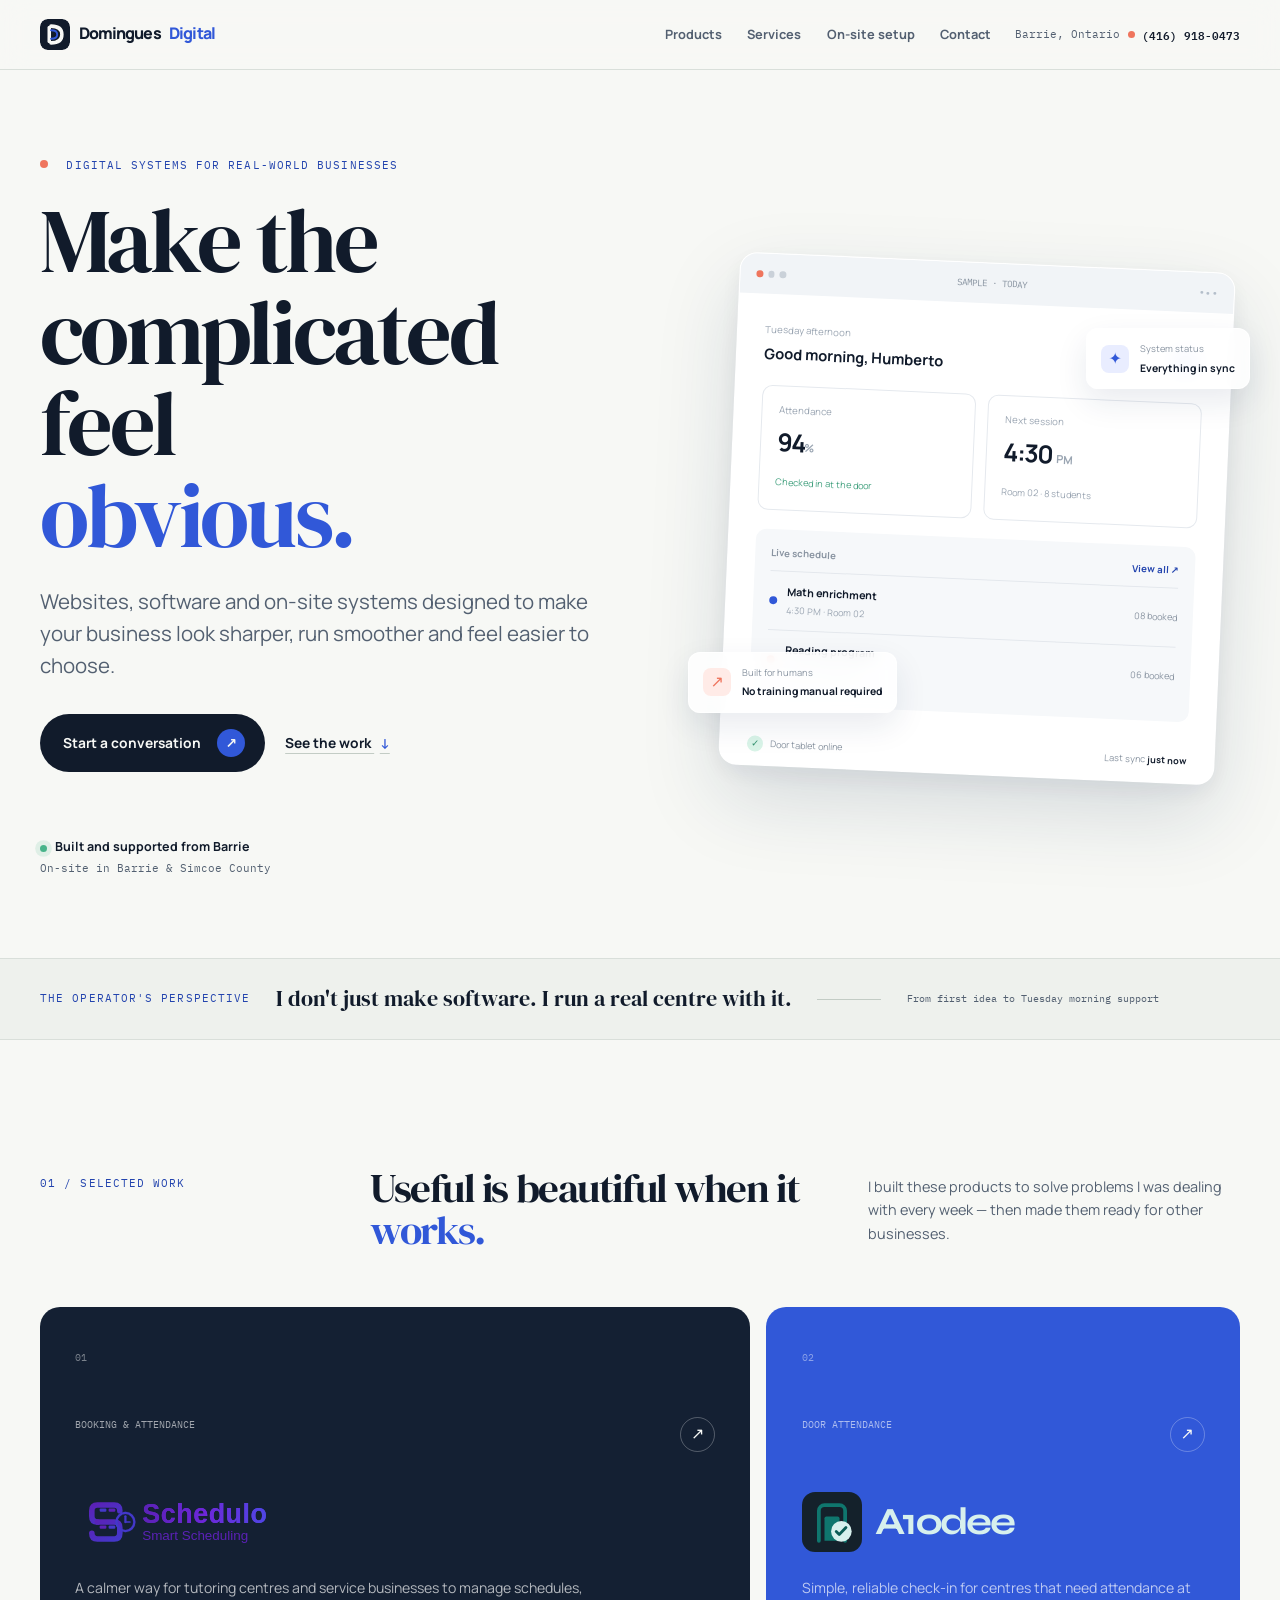
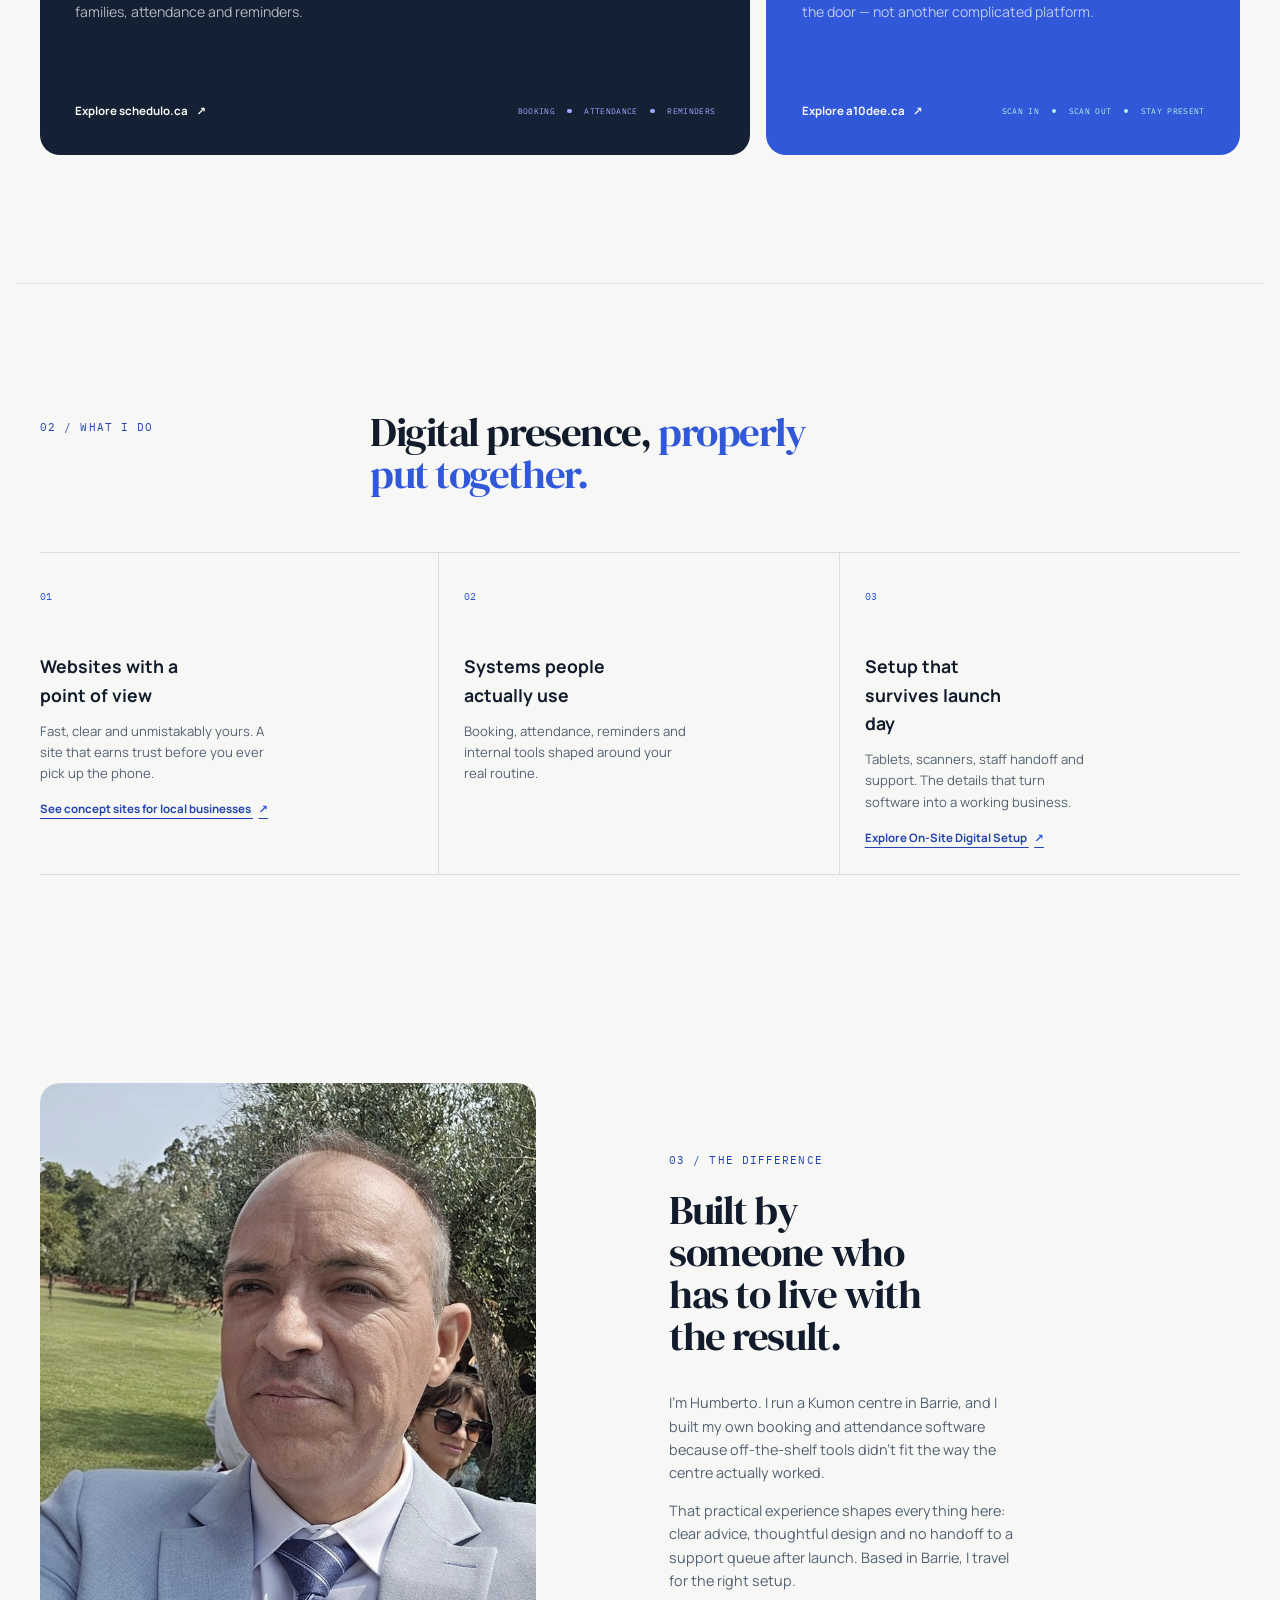
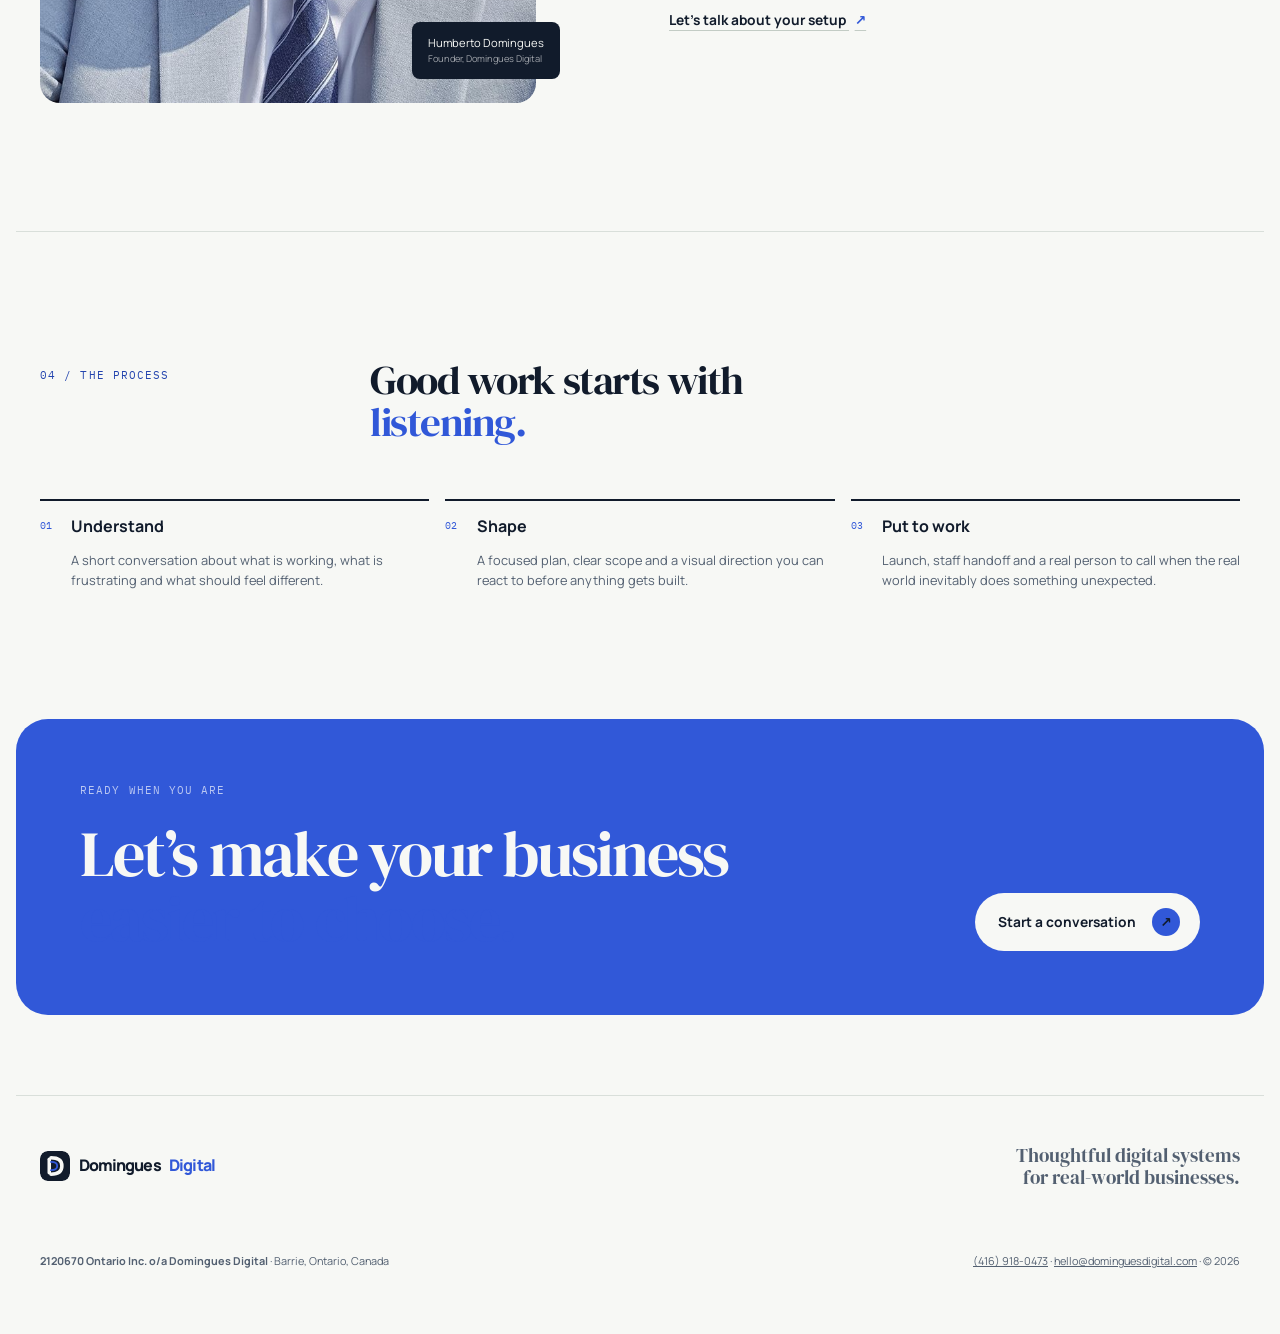
<file: index.html>
<!DOCTYPE html>
<html lang="en-CA">
<head>
<meta charset="utf-8">
<meta name="viewport" content="width=device-width, initial-scale=1">
<title>Domingues Digital — Digital systems, beautifully put to work</title>
<meta name="description" content="Domingues Digital builds websites and sets up the software small businesses actually use — on site in Barrie and Simcoe County, remote across Ontario. Booking, attendance, door tablets, Google profiles. Run by Humberto Domingues.">
<link rel="canonical" href="https://dominguesdigital.com/">
<meta name="theme-color" content="#f7f8f5">
<link rel="icon" href="assets/dd-mark.svg" type="image/svg+xml">

<meta property="og:type" content="website">
<meta property="og:title" content="Domingues Digital — Digital systems, beautifully put to work">
<meta property="og:description" content="Websites, booking and attendance systems, door tablets, Google profiles. Set up properly, wherever your business is.">
<meta property="og:url" content="https://dominguesdigital.com/">
<meta property="og:locale" content="en_CA">
<meta property="og:site_name" content="Domingues Digital">
<!-- 1200x630 card shown when the link is shared in iMessage, WhatsApp, LinkedIn, Slack. -->
<meta property="og:image" content="https://dominguesdigital.com/assets/og-image.png">
<meta property="og:image:width" content="1200">
<meta property="og:image:height" content="630">
<meta property="og:image:alt" content="Domingues Digital — Make the complicated feel obvious.">
<meta name="twitter:card" content="summary_large_image">

<link rel="preconnect" href="https://fonts.googleapis.com">
<link rel="preconnect" href="https://fonts.gstatic.com" crossorigin>
<link href="https://fonts.googleapis.com/css2?family=DM+Serif+Display&family=IBM+Plex+Mono:wght@400&family=Manrope:wght@400;500;600;700;800&family=Syne:wght@700&display=swap" rel="stylesheet">
<link rel="stylesheet" href="site.css">

<script type="application/ld+json">
{
  "@context": "https://schema.org",
  "@type": "ProfessionalService",
  "@id": "https://dominguesdigital.com/#business",
  "name": "Domingues Digital",
  "legalName": "2120670 Ontario Inc.",
  "alternateName": "2120670 Ontario Inc. o/a Domingues Digital",
  "url": "https://dominguesdigital.com/",
  "email": "hello@dominguesdigital.com",
  "telephone": "+1-416-918-0473",
  "description": "Websites, booking and attendance software setup, door tablets and Google Business Profile work for small businesses across Ontario.",
  "address": {
    "@type": "PostalAddress",
    "addressLocality": "Barrie",
    "addressRegion": "ON",
    "addressCountry": "CA"
  },
  "areaServed": [
    { "@type": "City", "name": "Barrie" },
    { "@type": "AdministrativeArea", "name": "Simcoe County" },
    { "@type": "AdministrativeArea", "name": "Greater Toronto Area" },
    { "@type": "AdministrativeArea", "name": "Ontario" }
  ],
  "founder": {
    "@type": "Person",
    "name": "Humberto Domingues"
  },
  "knowsAbout": [
    "Website design and hosting",
    "Booking and scheduling software",
    "Attendance and check-in systems",
    "On-site tablet and scanner setup",
    "Google Business Profile setup"
  ],
  "logo": "https://dominguesdigital.com/assets/dd-mark.svg",
  "image": "https://dominguesdigital.com/assets/dd-mark.svg",
  "sameAs": [
    "https://schedulo.ca/",
    "https://a10dee.ca/"
  ]
}
</script>
</head>
<body>
<a class="skip" href="#main">Skip to content</a>

<header class="masthead">
  <div class="wrap masthead__inner">
    <a class="wordmark" href="/"><img class="wordmark__logo" src="assets/dd-mark.svg" alt="" width="32" height="32"> Domingues<span>Digital</span></a>
    <nav class="nav" aria-label="Main navigation">
      <a href="products.html">Products</a>
      <a href="#services">Services</a>
      <a href="on-site-setup.html">On-site setup</a>
      <a href="contact.html">Contact</a>
    </nav>
    <span class="masthead__meta">Barrie, Ontario <i></i> <a href="tel:+14169180473">(416) 918-0473</a></span>
  </div>
</header>

<main id="main">
  <section class="hero wrap">
    <div class="hero__copy">
      <p class="eyebrow"><span></span> Digital systems for real-world businesses</p>
      <h1>Make the complicated feel <em>obvious.</em></h1>
      <p class="hero__lede">Websites, software and on-site systems designed to make your business look sharper, run smoother and feel easier to choose.</p>
      <div class="actions">
        <a class="btn btn--primary" href="contact.html">Start a conversation <span>↗</span></a>
        <a class="text-link" href="#work">See the work <span>↓</span></a>
      </div>
      <div class="hero__note"><span class="signal"></span><strong>Built and supported from Barrie</strong><br>On-site in Barrie &amp; Simcoe County</div>
    </div>
    <div class="hero__visual" aria-label="A preview of a digital operations dashboard">
      <div class="visual__glow"></div>
      <div class="dashboard">
        <div class="dashboard__bar"><span class="window-dots"><i></i><i></i><i></i></span><span>sample · today</span><b>•••</b></div>
        <div class="dashboard__head"><div><small>Tuesday afternoon</small><strong>Good morning, Humberto</strong></div><span class="avatar">HD</span></div>
        <div class="dashboard__stats"><div><small>Attendance</small><strong>94<span>%</span></strong><label>Checked in at the door</label></div><div><small>Next session</small><strong>4:30 <span>PM</span></strong><label class="muted">Room 02 · 8 students</label></div></div>
        <div class="dashboard__list"><div class="list__label"><span>Live schedule</span><span>View all ↗</span></div><div class="list__item"><b class="dot dot--blue"></b><span><strong>Math enrichment</strong><small>4:30 PM · Room 02</small></span><i>08 booked</i></div><div class="list__item"><b class="dot dot--coral"></b><span><strong>Reading program</strong><small>5:15 PM · Room 01</small></span><i>06 booked</i></div></div>
        <div class="dashboard__footer"><span><b class="check">✓</b> Door tablet online</span><span>Last sync <strong>just now</strong></span></div>
      </div>
      <div class="float-card float-card--top"><span class="float-icon">✦</span><div><small>System status</small><strong>Everything in sync</strong></div></div>
      <div class="float-card float-card--bottom"><span class="float-icon float-icon--coral">↗</span><div><small>Built for humans</small><strong>No training manual required</strong></div></div>
    </div>
  </section>

  <section class="proof-band">
    <div class="wrap proof-band__inner"><span class="eyebrow">The operator's perspective</span><p>I don't just make software. I run a real centre with it.</p><span class="proof-line"></span><span class="proof-detail">From first idea to Tuesday morning support</span></div>
  </section>

  <section class="wrap section" id="work">
    <div class="section__intro"><p class="eyebrow">01 / Selected work</p><h2>Useful is beautiful when it <em>works.</em></h2><p>I built these products to solve problems I was dealing with every week — then made them ready for other businesses.</p></div>
    <div class="products">
      <!-- Product sites open in a new tab so this page stays available. -->
      <a class="product product--primary" href="https://schedulo.ca/" target="_blank" rel="noopener noreferrer"><span class="product__number">01</span><div class="product__top"><span class="tag">Booking &amp; attendance</span><span class="arrow">↗</span></div><h3 class="product__logo"><img src="assets/schedulo-logo-full.svg" alt="Schedulo Smart Scheduling"></h3><p>A calmer way for tutoring centres and service businesses to manage schedules, families, attendance and reminders.</p><span class="product__link">Explore schedulo.ca <b>↗</b></span><div class="product__signature">Booking <i></i> Attendance <i></i> Reminders</div></a>
      <a class="product product--secondary" href="https://a10dee.ca/" target="_blank" rel="noopener noreferrer"><span class="product__number">02</span><div class="product__top"><span class="tag">Door attendance</span><span class="arrow">↗</span></div><h3 class="product__logo product__logo--a10dee"><img src="assets/a10dee-mark.svg" alt="" aria-hidden="true"><span>A10dee</span></h3><p>Simple, reliable check-in for centres that need attendance at the door — not another complicated platform.</p><span class="product__link">Explore a10dee.ca <b>↗</b></span><div class="product__signature">Scan in <i></i> Scan out <i></i> Stay present</div></a>
    </div>
  </section>

  <section class="wrap section section--services" id="services">
    <div class="section__intro"><p class="eyebrow">02 / What I do</p><h2>Digital presence, <em>properly put together.</em></h2></div>
    <div class="service-grid"><article><span>01</span><h3>Websites with a point of view</h3><p>Fast, clear and unmistakably yours. A site that earns trust before you ever pick up the phone.</p><a class="service-feature-link" href="products.html#work">See concept sites for local businesses <span>↗</span></a></article><article><span>02</span><h3>Systems people actually use</h3><p>Booking, attendance, reminders and internal tools shaped around your real routine.</p></article><article><span>03</span><h3>Setup that survives launch day</h3><p>Tablets, scanners, staff handoff and support. The details that turn software into a working business.</p><a class="service-feature-link" href="on-site-setup.html">Explore On-Site Digital Setup <span>↗</span></a></article></div>
  </section>

  <section class="story wrap">
    <div class="story__image"><img src="photos/img_d1bfb8937dbf.jpg" alt="Humberto Domingues in a light suit outdoors" loading="lazy"><span class="image-caption">Humberto Domingues<br><small>Founder, Domingues Digital</small></span></div>
    <div class="story__copy"><p class="eyebrow">03 / The difference</p><h2>Built by someone who has to live with the result.</h2><p>I'm Humberto. I run a Kumon centre in Barrie, and I built my own booking and attendance software because off-the-shelf tools didn't fit the way the centre actually worked.</p><p>That practical experience shapes everything here: clear advice, thoughtful design and no handoff to a support queue after launch. Based in Barrie, I travel for the right setup.</p><a class="text-link" href="contact.html">Let's talk about your setup <span>↗</span></a></div>
  </section>

  <section class="wrap section process-section">
    <div class="section__intro"><p class="eyebrow">04 / The process</p><h2>Good work starts with <em>listening.</em></h2></div>
    <ol class="process"><li><span>01</span><div><h3>Understand</h3><p>A short conversation about what is working, what is frustrating and what should feel different.</p></div></li><li><span>02</span><div><h3>Shape</h3><p>A focused plan, clear scope and a visual direction you can react to before anything gets built.</p></div></li><li><span>03</span><div><h3>Put to work</h3><p>Launch, staff handoff and a real person to call when the real world inevitably does something unexpected.</p></div></li></ol>
  </section>

  <section class="cta wrap" id="contact"><div><p class="eyebrow">Ready when you are</p><h2>Let’s make your business<br><em>easier to choose.</em></h2></div><a class="btn btn--light" href="contact.html">Start a conversation <span>↗</span></a></section>
</main>

<footer class="foot wrap"><div class="foot__top"><a class="wordmark" href="/"><img class="wordmark__logo" src="assets/dd-mark.svg" alt="" width="32" height="32"> Domingues<span>Digital</span></a><p>Thoughtful digital systems<br>for real-world businesses.</p></div><div class="legal"><p><strong>2120670 Ontario Inc. o/a Domingues Digital</strong> · Barrie, Ontario, Canada</p><p><a href="tel:+14169180473">(416) 918-0473</a> · <a href="mailto:hello@dominguesdigital.com">hello@dominguesdigital.com</a> · © 2026</p></div></footer>

</body>
</html>
</file>
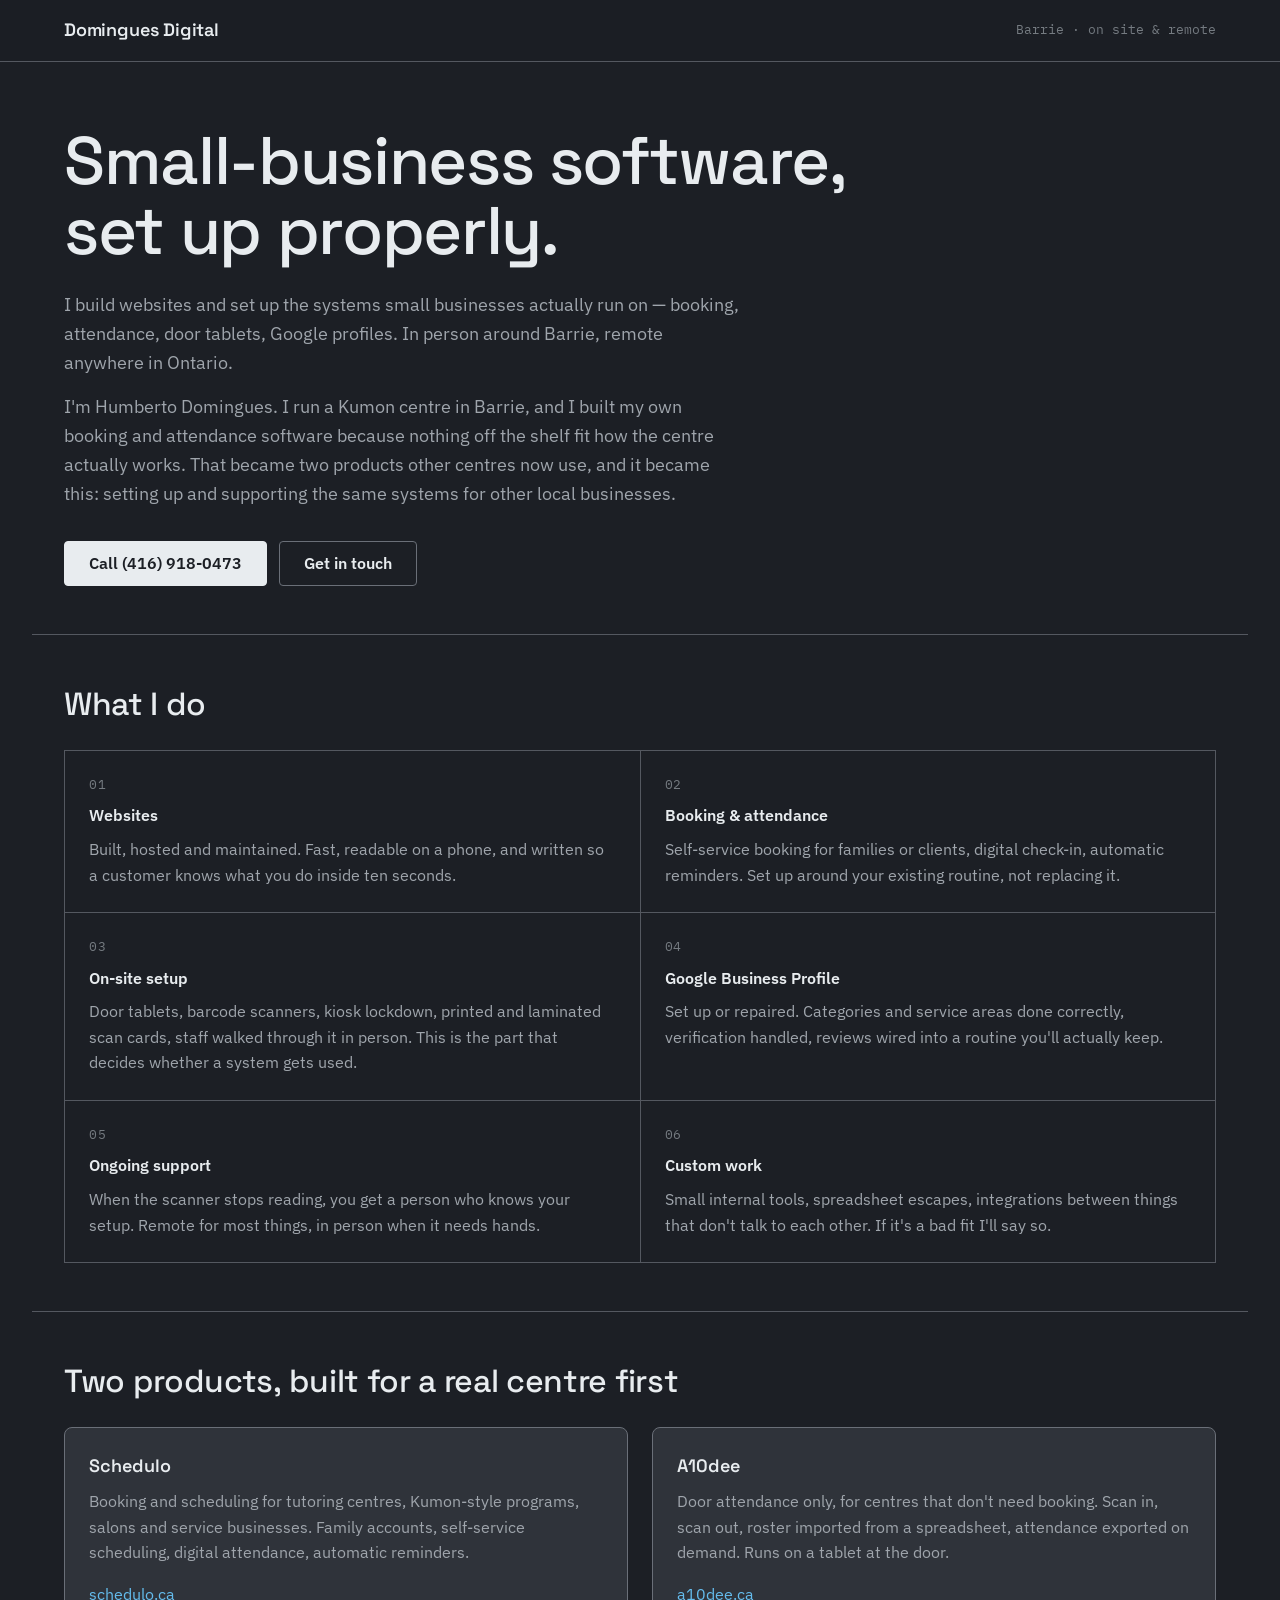
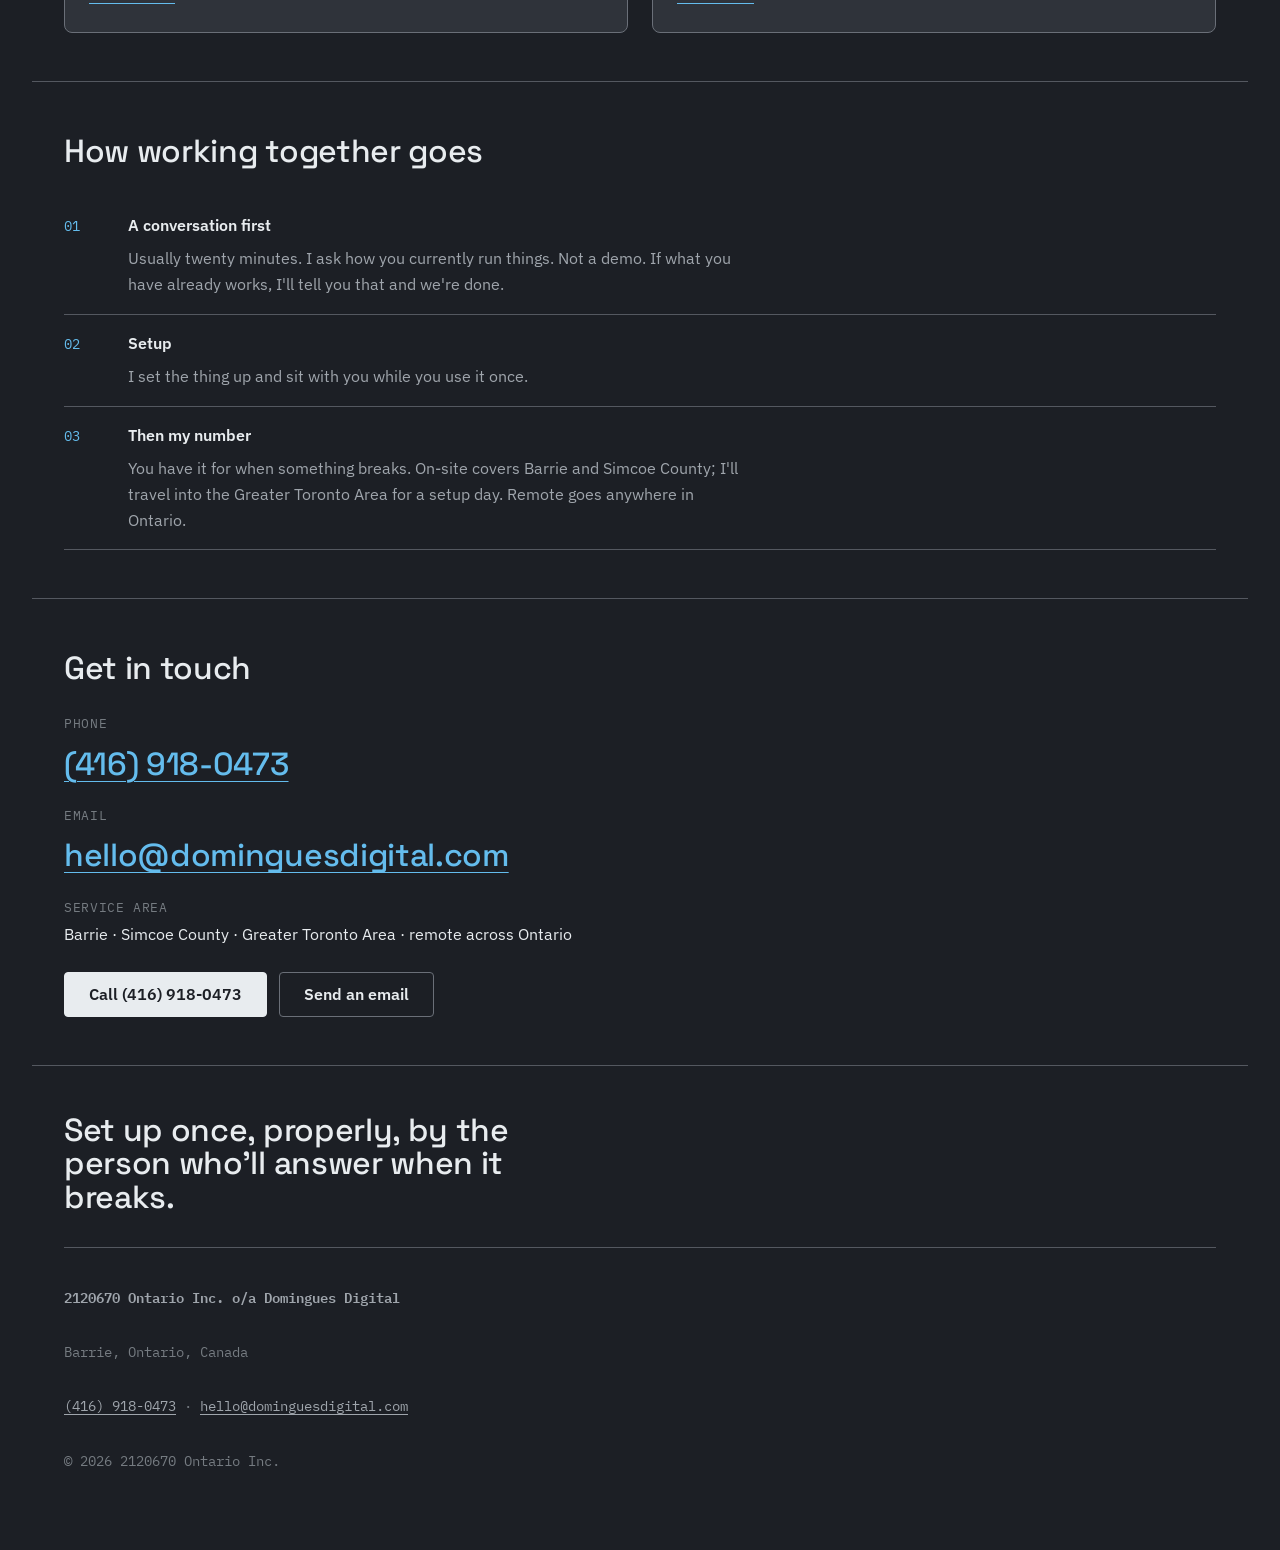
<file: variants/a-dark-technical/index.html>
<!DOCTYPE html>
<html lang="en-CA">
<head>
<meta charset="utf-8">
<meta name="viewport" content="width=device-width, initial-scale=1">
<title>Domingues Digital — Websites and software setup for Barrie businesses</title>
<meta name="description" content="Domingues Digital builds websites and sets up the software small businesses actually use — on site in Barrie and Simcoe County, remote across Ontario. Booking, attendance, door tablets, Google profiles. Run by Humberto Domingues.">
<link rel="canonical" href="https://dominguesdigital.com/">
<meta name="theme-color" content="#221f24">

<link rel="preconnect" href="https://fonts.googleapis.com">
<link rel="preconnect" href="https://fonts.gstatic.com" crossorigin>
<link href="https://fonts.googleapis.com/css2?family=Space+Grotesk:wght@400;500;600&family=IBM+Plex+Sans:wght@400;600&family=IBM+Plex+Mono:wght@400&display=swap" rel="stylesheet">
<link rel="stylesheet" href="site.css">

<script type="application/ld+json">
{
  "@context": "https://schema.org",
  "@type": "ProfessionalService",
  "@id": "https://dominguesdigital.com/#business",
  "name": "Domingues Digital",
  "legalName": "2120670 Ontario Inc.",
  "alternateName": "2120670 Ontario Inc. o/a Domingues Digital",
  "url": "https://dominguesdigital.com/",
  "telephone": "+1-416-918-0473",
  "email": "hello@dominguesdigital.com",
  "description": "Websites, booking and attendance software setup, door tablets and Google Business Profile work for small businesses in Barrie and Simcoe County, Ontario.",
  "address": {
    "@type": "PostalAddress",
    "addressLocality": "Barrie",
    "addressRegion": "ON",
    "addressCountry": "CA"
  },
  "areaServed": [
    { "@type": "City", "name": "Barrie" },
    { "@type": "AdministrativeArea", "name": "Simcoe County" },
    { "@type": "AdministrativeArea", "name": "Greater Toronto Area" },
    { "@type": "AdministrativeArea", "name": "Ontario" }
  ],
  "founder": { "@type": "Person", "name": "Humberto Domingues" },
  "knowsAbout": [
    "Website design and hosting",
    "Booking and scheduling software",
    "Attendance and check-in systems",
    "On-site tablet and scanner setup",
    "Google Business Profile setup"
  ],
  "sameAs": ["https://schedulo.ca/", "https://a10dee.ca/"]
}
</script>
</head>
<body>

<header class="masthead">
  <div class="wrap masthead__inner">
    <a class="wordmark" href="/">Domingues Digital</a>
    <span class="masthead__meta">Barrie &middot; on site &amp; remote</span>
  </div>
</header>

<main>

  <section class="hero wrap">
    <h1>Small-business software, set up properly.</h1>
    <p>I build websites and set up the systems small businesses actually run on — booking, attendance, door tablets, Google profiles. In person around Barrie, remote anywhere in Ontario.</p>
    <p>I'm Humberto Domingues. I run a Kumon centre in Barrie, and I built my own booking and attendance software because nothing off the shelf fit how the centre actually works. That became two products other centres now use, and it became this: setting up and supporting the same systems for other local businesses.</p>
    <div class="actions">
      <a class="btn btn--primary" href="tel:+14169180473">Call (416) 918-0473</a>
      <a class="btn" href="contact.html">Get in touch</a>
    </div>
  </section>

  <section class="wrap">
    <h2>What I do</h2>
    <ul class="services">
      <li>
        <span class="meta">01</span>
        <h3>Websites</h3>
        <p>Built, hosted and maintained. Fast, readable on a phone, and written so a customer knows what you do inside ten seconds.</p>
      </li>
      <li>
        <span class="meta">02</span>
        <h3>Booking &amp; attendance</h3>
        <p>Self-service booking for families or clients, digital check-in, automatic reminders. Set up around your existing routine, not replacing it.</p>
      </li>
      <li>
        <span class="meta">03</span>
        <h3>On-site setup</h3>
        <p>Door tablets, barcode scanners, kiosk lockdown, printed and laminated scan cards, staff walked through it in person. This is the part that decides whether a system gets used.</p>
      </li>
      <li>
        <span class="meta">04</span>
        <h3>Google Business Profile</h3>
        <p>Set up or repaired. Categories and service areas done correctly, verification handled, reviews wired into a routine you'll actually keep.</p>
      </li>
      <li>
        <span class="meta">05</span>
        <h3>Ongoing support</h3>
        <p>When the scanner stops reading, you get a person who knows your setup. Remote for most things, in person when it needs hands.</p>
      </li>
      <li>
        <span class="meta">06</span>
        <h3>Custom work</h3>
        <p>Small internal tools, spreadsheet escapes, integrations between things that don't talk to each other. If it's a bad fit I'll say so.</p>
      </li>
    </ul>
  </section>

  <section class="wrap">
    <h2>Two products, built for a real centre first</h2>
    <div class="products">
      <div class="product">
        <h3>Schedulo</h3>
        <p>Booking and scheduling for tutoring centres, Kumon-style programs, salons and service businesses. Family accounts, self-service scheduling, digital attendance, automatic reminders.</p>
        <a href="https://schedulo.ca/" target="_blank" rel="noopener noreferrer">schedulo.ca</a>
      </div>
      <div class="product">
        <h3>A10dee</h3>
        <p>Door attendance only, for centres that don't need booking. Scan in, scan out, roster imported from a spreadsheet, attendance exported on demand. Runs on a tablet at the door.</p>
        <a href="https://a10dee.ca/" target="_blank" rel="noopener noreferrer">a10dee.ca</a>
      </div>
    </div>
  </section>

  <section class="wrap">
    <h2>How working together goes</h2>
    <ol class="process">
      <li>
        <span class="num">01</span>
        <div>
          <h3>A conversation first</h3>
          <p>Usually twenty minutes. I ask how you currently run things. Not a demo. If what you have already works, I'll tell you that and we're done.</p>
        </div>
      </li>
      <li>
        <span class="num">02</span>
        <div>
          <h3>Setup</h3>
          <p>I set the thing up and sit with you while you use it once.</p>
        </div>
      </li>
      <li>
        <span class="num">03</span>
        <div>
          <h3>Then my number</h3>
          <p>You have it for when something breaks. On-site covers Barrie and Simcoe County; I'll travel into the Greater Toronto Area for a setup day. Remote goes anywhere in Ontario.</p>
        </div>
      </li>
    </ol>
  </section>

  <section class="wrap">
    <h2>Get in touch</h2>
    <ul class="contact-lines">
      <li>
        <span class="label">Phone</span>
        <a href="tel:+14169180473">(416) 918-0473</a>
      </li>
      <li>
        <span class="label">Email</span>
        <a href="mailto:hello@dominguesdigital.com">hello@dominguesdigital.com</a>
      </li>
      <li>
        <span class="label">Service area</span>
        Barrie &middot; Simcoe County &middot; Greater Toronto Area &middot; remote across Ontario
      </li>
    </ul>
    <div class="actions">
      <a class="btn btn--primary" href="tel:+14169180473">Call (416) 918-0473</a>
      <a class="btn" href="mailto:hello@dominguesdigital.com?subject=Website%20enquiry">Send an email</a>
    </div>
  </section>

</main>

<footer class="foot wrap">
  <p class="foot__statement">Set up once, properly, by the person who'll answer when it breaks.</p>
  <div class="legal">
    <p><strong>2120670 Ontario Inc. o/a Domingues Digital</strong></p>
    <p>Barrie, Ontario, Canada</p>
    <p><a href="tel:+14169180473">(416) 918-0473</a> &middot; <a href="mailto:hello@dominguesdigital.com">hello@dominguesdigital.com</a></p>
    <p>&copy; 2026 2120670 Ontario Inc.</p>
  </div>
</footer>

</body>
</html>
</file>
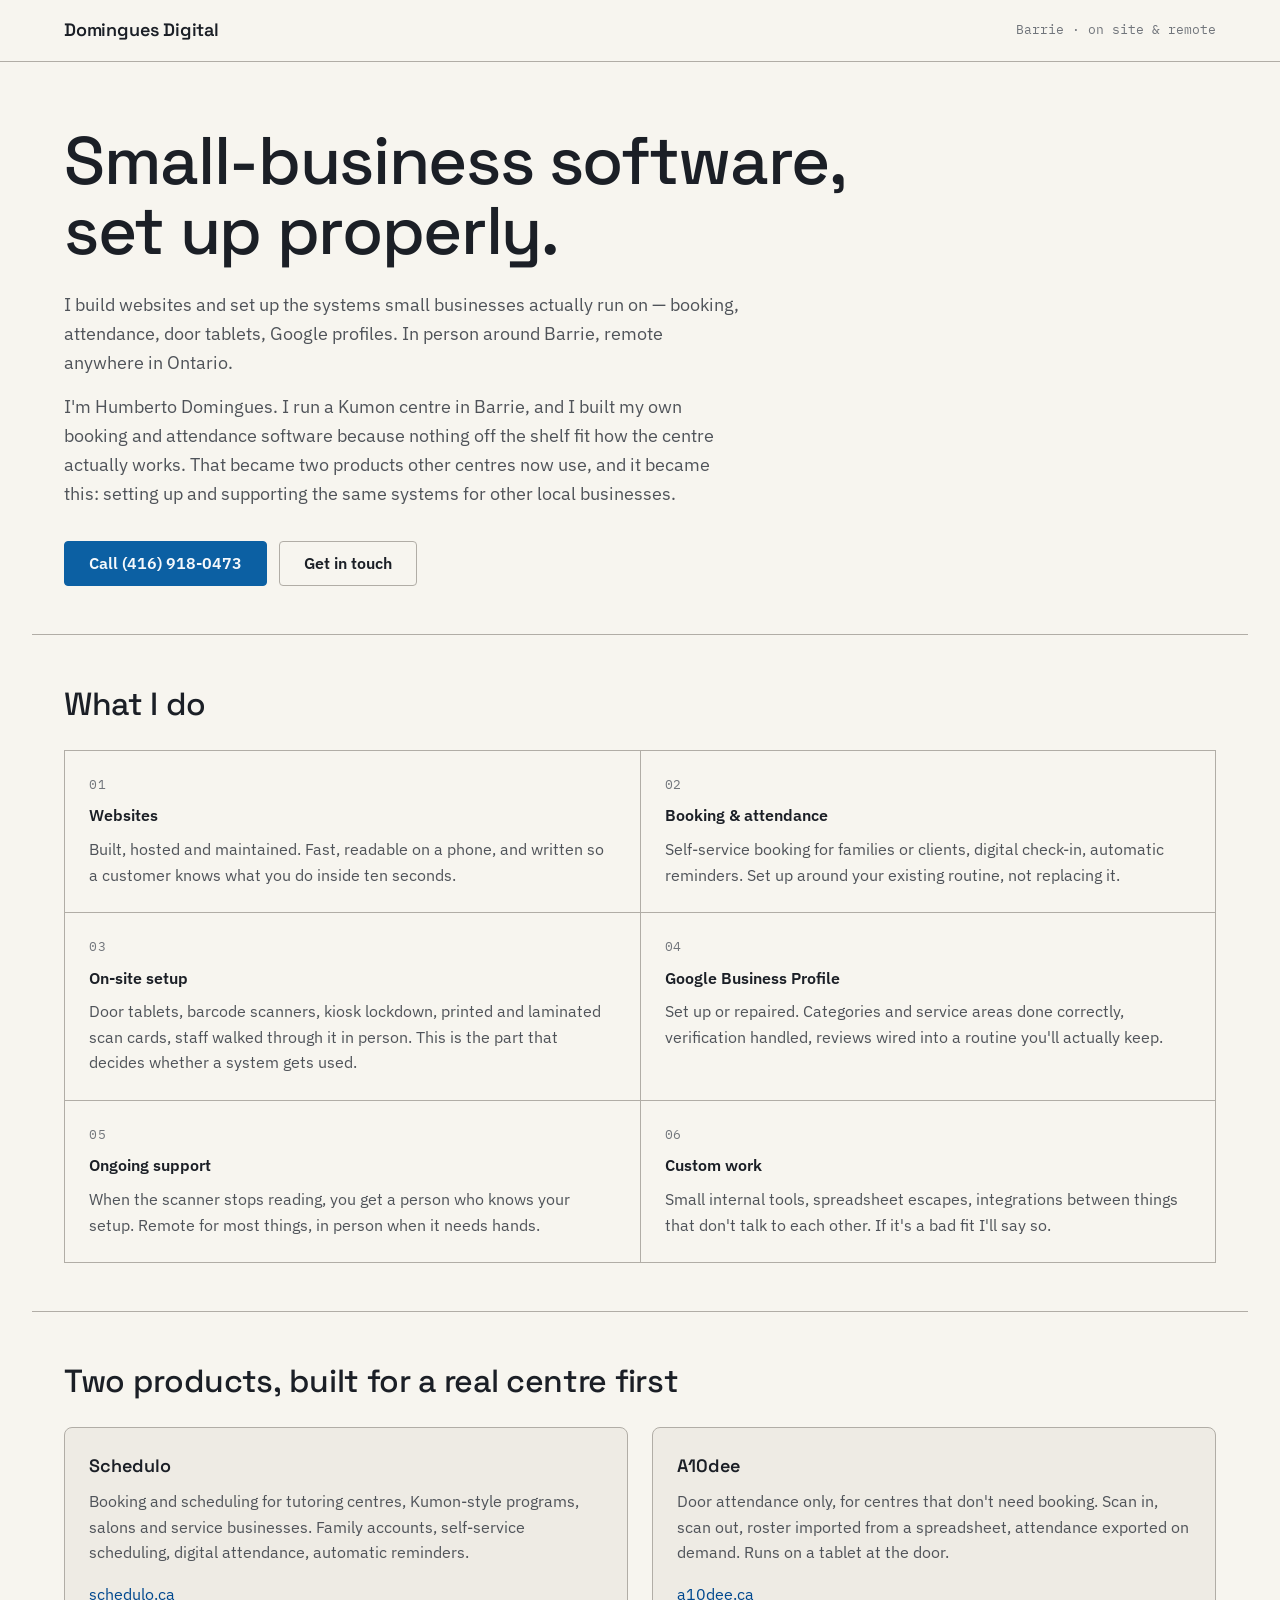
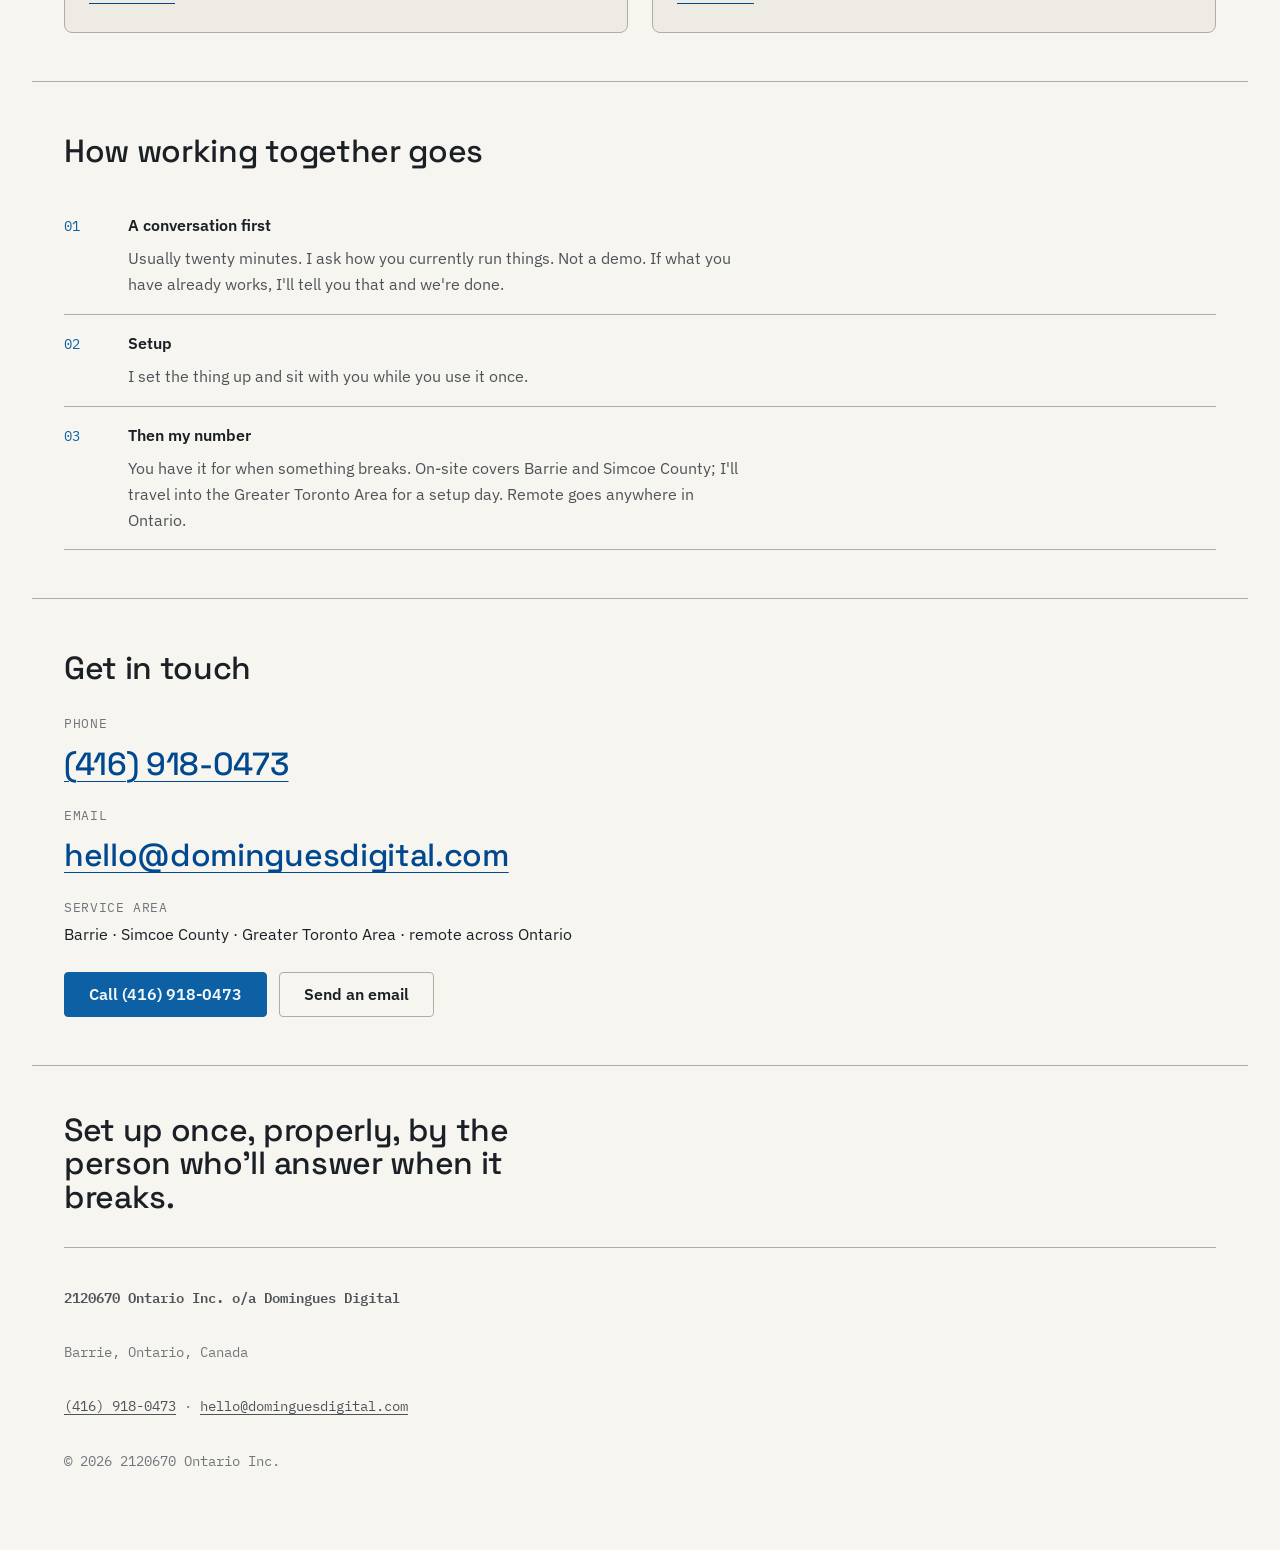
<file: variants/a2-warm-workbench/index.html>
<!DOCTYPE html>
<html lang="en-CA">
<head>
<meta charset="utf-8">
<meta name="viewport" content="width=device-width, initial-scale=1">
<title>Domingues Digital — Websites and software setup for Barrie businesses</title>
<meta name="description" content="Domingues Digital builds websites and sets up the software small businesses actually use — on site in Barrie and Simcoe County, remote across Ontario. Booking, attendance, door tablets, Google profiles. Run by Humberto Domingues.">
<link rel="canonical" href="https://dominguesdigital.com/">
<meta name="theme-color" content="#f7f3eb">

<link rel="preconnect" href="https://fonts.googleapis.com">
<link rel="preconnect" href="https://fonts.gstatic.com" crossorigin>
<link href="https://fonts.googleapis.com/css2?family=Space+Grotesk:wght@400;500;600&family=IBM+Plex+Sans:wght@400;600&family=IBM+Plex+Mono:wght@400&display=swap" rel="stylesheet">
<link rel="stylesheet" href="site.css">

<script type="application/ld+json">
{
  "@context": "https://schema.org",
  "@type": "ProfessionalService",
  "@id": "https://dominguesdigital.com/#business",
  "name": "Domingues Digital",
  "legalName": "2120670 Ontario Inc.",
  "alternateName": "2120670 Ontario Inc. o/a Domingues Digital",
  "url": "https://dominguesdigital.com/",
  "telephone": "+1-416-918-0473",
  "email": "hello@dominguesdigital.com",
  "description": "Websites, booking and attendance software setup, door tablets and Google Business Profile work for small businesses in Barrie and Simcoe County, Ontario.",
  "address": {
    "@type": "PostalAddress",
    "addressLocality": "Barrie",
    "addressRegion": "ON",
    "addressCountry": "CA"
  },
  "areaServed": [
    { "@type": "City", "name": "Barrie" },
    { "@type": "AdministrativeArea", "name": "Simcoe County" },
    { "@type": "AdministrativeArea", "name": "Greater Toronto Area" },
    { "@type": "AdministrativeArea", "name": "Ontario" }
  ],
  "founder": { "@type": "Person", "name": "Humberto Domingues" },
  "knowsAbout": [
    "Website design and hosting",
    "Booking and scheduling software",
    "Attendance and check-in systems",
    "On-site tablet and scanner setup",
    "Google Business Profile setup"
  ],
  "sameAs": ["https://schedulo.ca/", "https://a10dee.ca/"]
}
</script>
</head>
<body>

<header class="masthead">
  <div class="wrap masthead__inner">
    <a class="wordmark" href="/">Domingues Digital</a>
    <span class="masthead__meta">Barrie &middot; on site &amp; remote</span>
  </div>
</header>

<main>

  <section class="hero wrap">
    <h1>Small-business software, set up properly.</h1>
    <p>I build websites and set up the systems small businesses actually run on — booking, attendance, door tablets, Google profiles. In person around Barrie, remote anywhere in Ontario.</p>
    <p>I'm Humberto Domingues. I run a Kumon centre in Barrie, and I built my own booking and attendance software because nothing off the shelf fit how the centre actually works. That became two products other centres now use, and it became this: setting up and supporting the same systems for other local businesses.</p>
    <div class="actions">
      <a class="btn btn--primary" href="tel:+14169180473">Call (416) 918-0473</a>
      <a class="btn" href="contact.html">Get in touch</a>
    </div>
  </section>

  <section class="wrap">
    <h2>What I do</h2>
    <ul class="services">
      <li>
        <span class="meta">01</span>
        <h3>Websites</h3>
        <p>Built, hosted and maintained. Fast, readable on a phone, and written so a customer knows what you do inside ten seconds.</p>
      </li>
      <li>
        <span class="meta">02</span>
        <h3>Booking &amp; attendance</h3>
        <p>Self-service booking for families or clients, digital check-in, automatic reminders. Set up around your existing routine, not replacing it.</p>
      </li>
      <li>
        <span class="meta">03</span>
        <h3>On-site setup</h3>
        <p>Door tablets, barcode scanners, kiosk lockdown, printed and laminated scan cards, staff walked through it in person. This is the part that decides whether a system gets used.</p>
      </li>
      <li>
        <span class="meta">04</span>
        <h3>Google Business Profile</h3>
        <p>Set up or repaired. Categories and service areas done correctly, verification handled, reviews wired into a routine you'll actually keep.</p>
      </li>
      <li>
        <span class="meta">05</span>
        <h3>Ongoing support</h3>
        <p>When the scanner stops reading, you get a person who knows your setup. Remote for most things, in person when it needs hands.</p>
      </li>
      <li>
        <span class="meta">06</span>
        <h3>Custom work</h3>
        <p>Small internal tools, spreadsheet escapes, integrations between things that don't talk to each other. If it's a bad fit I'll say so.</p>
      </li>
    </ul>
  </section>

  <section class="wrap">
    <h2>Two products, built for a real centre first</h2>
    <div class="products">
      <div class="product">
        <h3>Schedulo</h3>
        <p>Booking and scheduling for tutoring centres, Kumon-style programs, salons and service businesses. Family accounts, self-service scheduling, digital attendance, automatic reminders.</p>
        <a href="https://schedulo.ca/" target="_blank" rel="noopener noreferrer">schedulo.ca</a>
      </div>
      <div class="product">
        <h3>A10dee</h3>
        <p>Door attendance only, for centres that don't need booking. Scan in, scan out, roster imported from a spreadsheet, attendance exported on demand. Runs on a tablet at the door.</p>
        <a href="https://a10dee.ca/" target="_blank" rel="noopener noreferrer">a10dee.ca</a>
      </div>
    </div>
  </section>

  <section class="wrap">
    <h2>How working together goes</h2>
    <ol class="process">
      <li>
        <span class="num">01</span>
        <div>
          <h3>A conversation first</h3>
          <p>Usually twenty minutes. I ask how you currently run things. Not a demo. If what you have already works, I'll tell you that and we're done.</p>
        </div>
      </li>
      <li>
        <span class="num">02</span>
        <div>
          <h3>Setup</h3>
          <p>I set the thing up and sit with you while you use it once.</p>
        </div>
      </li>
      <li>
        <span class="num">03</span>
        <div>
          <h3>Then my number</h3>
          <p>You have it for when something breaks. On-site covers Barrie and Simcoe County; I'll travel into the Greater Toronto Area for a setup day. Remote goes anywhere in Ontario.</p>
        </div>
      </li>
    </ol>
  </section>

  <section class="wrap">
    <h2>Get in touch</h2>
    <ul class="contact-lines">
      <li>
        <span class="label">Phone</span>
        <a href="tel:+14169180473">(416) 918-0473</a>
      </li>
      <li>
        <span class="label">Email</span>
        <a href="mailto:hello@dominguesdigital.com">hello@dominguesdigital.com</a>
      </li>
      <li>
        <span class="label">Service area</span>
        Barrie &middot; Simcoe County &middot; Greater Toronto Area &middot; remote across Ontario
      </li>
    </ul>
    <div class="actions">
      <a class="btn btn--primary" href="tel:+14169180473">Call (416) 918-0473</a>
      <a class="btn" href="mailto:hello@dominguesdigital.com?subject=Website%20enquiry">Send an email</a>
    </div>
  </section>

</main>

<footer class="foot wrap">
  <p class="foot__statement">Set up once, properly, by the person who'll answer when it breaks.</p>
  <div class="legal">
    <p><strong>2120670 Ontario Inc. o/a Domingues Digital</strong></p>
    <p>Barrie, Ontario, Canada</p>
    <p><a href="tel:+14169180473">(416) 918-0473</a> &middot; <a href="mailto:hello@dominguesdigital.com">hello@dominguesdigital.com</a></p>
    <p>&copy; 2026 2120670 Ontario Inc.</p>
  </div>
</footer>

</body>
</html>
</file>
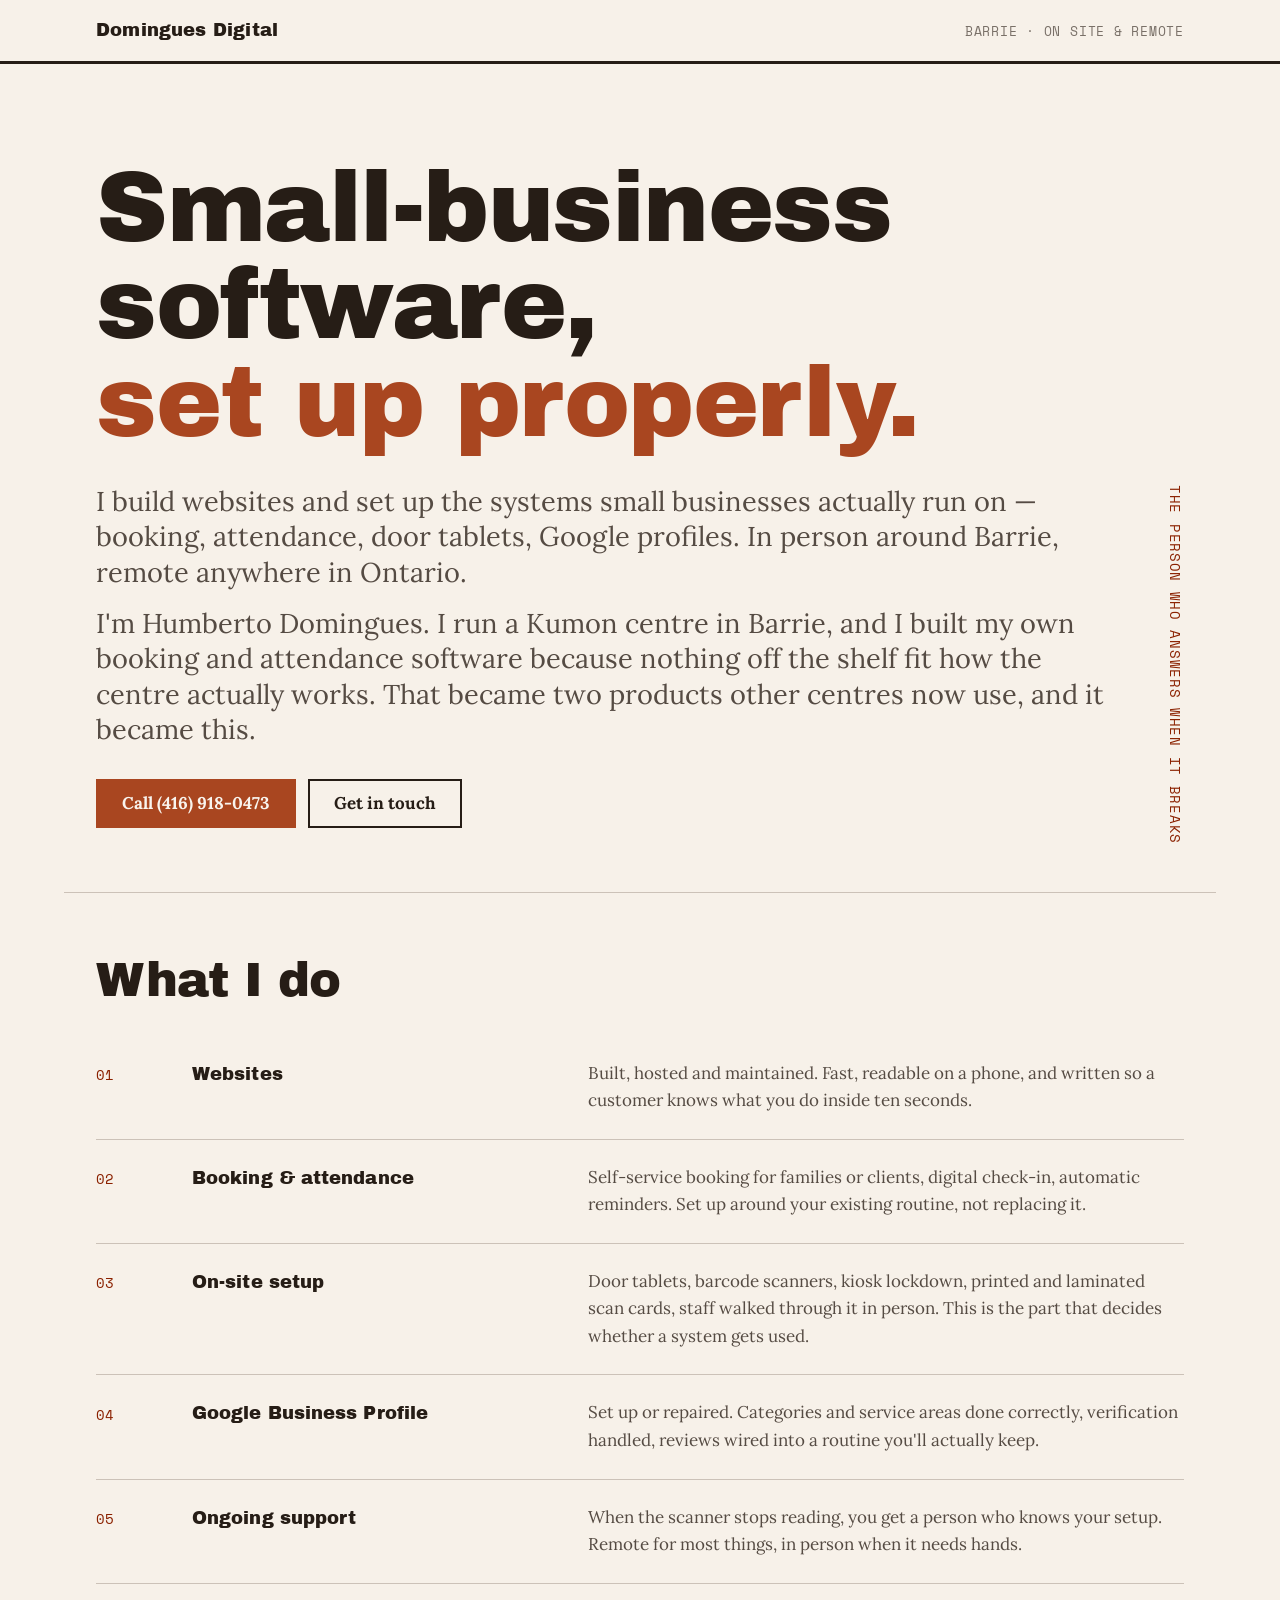
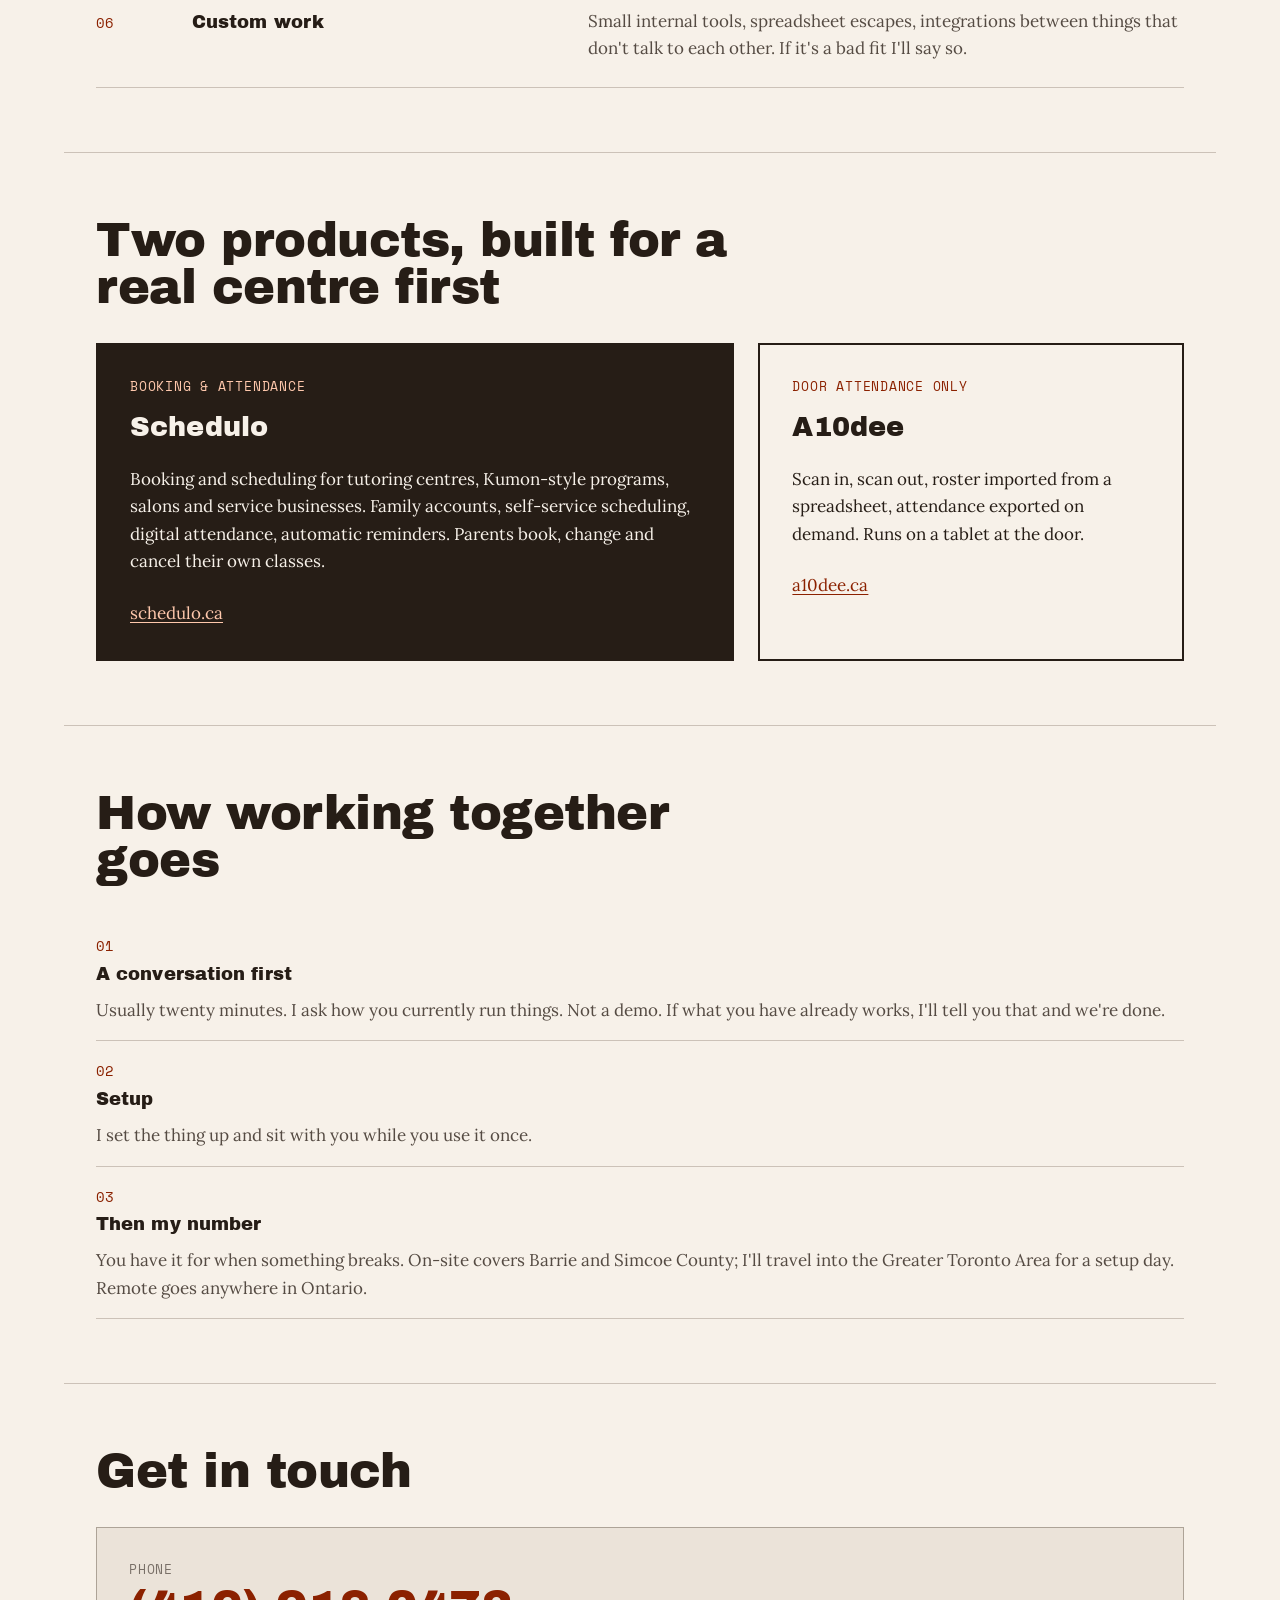
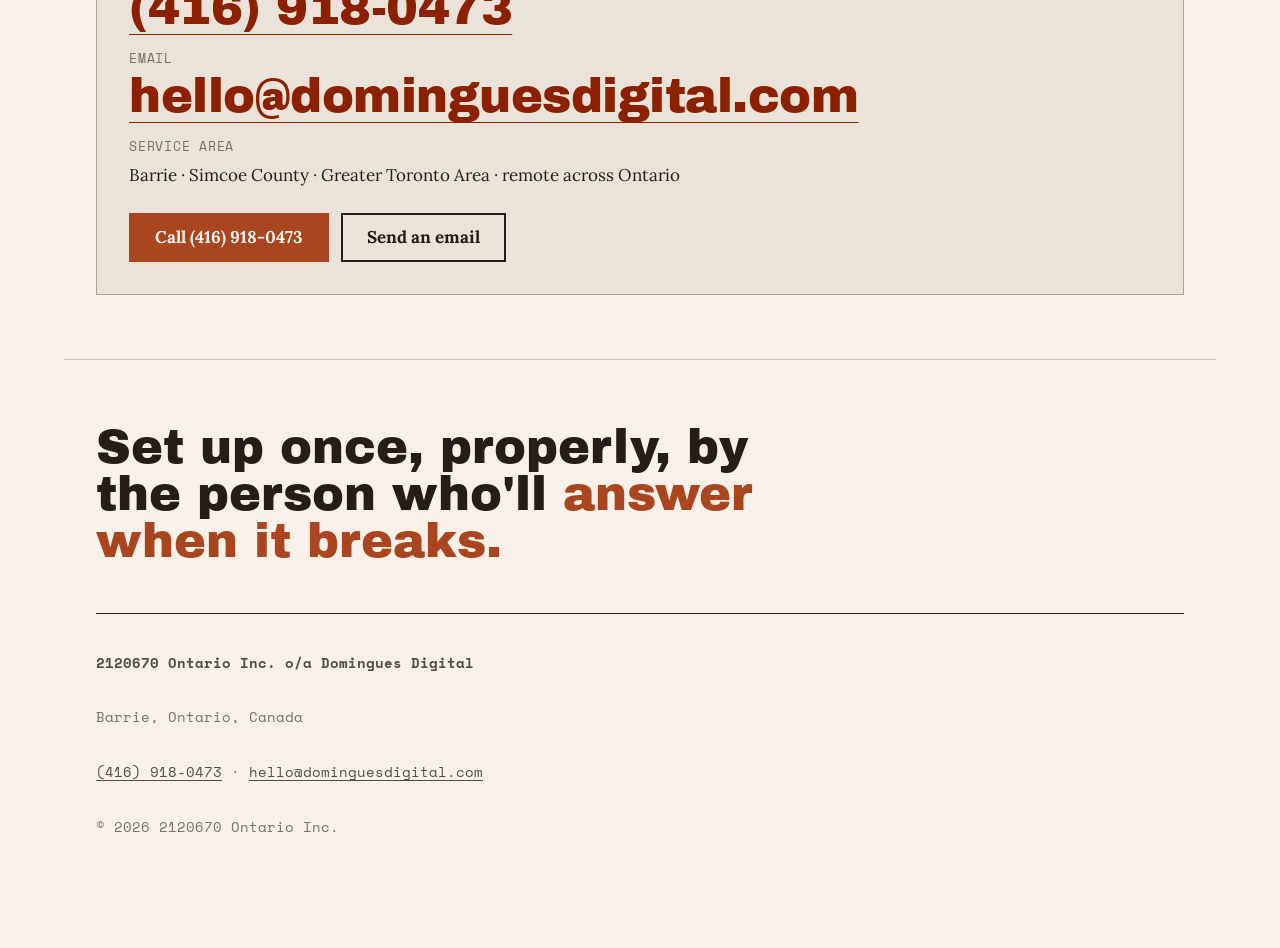
<file: variants/b-bold-poster/index.html>
<!DOCTYPE html>
<html lang="en-CA">
<head>
<meta charset="utf-8">
<meta name="viewport" content="width=device-width, initial-scale=1">
<title>Domingues Digital — Websites and software setup for Barrie businesses</title>
<meta name="description" content="Domingues Digital builds websites and sets up the software small businesses actually use — on site in Barrie and Simcoe County, remote across Ontario. Booking, attendance, door tablets, Google profiles. Run by Humberto Domingues.">
<link rel="canonical" href="https://dominguesdigital.com/">
<meta name="theme-color" content="#f6f3ea">

<link rel="preconnect" href="https://fonts.googleapis.com">
<link rel="preconnect" href="https://fonts.gstatic.com" crossorigin>
<link href="https://fonts.googleapis.com/css2?family=Archivo+Black&family=Lora:wght@400;700&family=Space+Mono:wght@400&display=swap" rel="stylesheet">
<link rel="stylesheet" href="site.css">

<script type="application/ld+json">
{
  "@context": "https://schema.org",
  "@type": "ProfessionalService",
  "@id": "https://dominguesdigital.com/#business",
  "name": "Domingues Digital",
  "legalName": "2120670 Ontario Inc.",
  "alternateName": "2120670 Ontario Inc. o/a Domingues Digital",
  "url": "https://dominguesdigital.com/",
  "telephone": "+1-416-918-0473",
  "email": "hello@dominguesdigital.com",
  "description": "Websites, booking and attendance software setup, door tablets and Google Business Profile work for small businesses in Barrie and Simcoe County, Ontario.",
  "address": {
    "@type": "PostalAddress",
    "addressLocality": "Barrie",
    "addressRegion": "ON",
    "addressCountry": "CA"
  },
  "areaServed": [
    { "@type": "City", "name": "Barrie" },
    { "@type": "AdministrativeArea", "name": "Simcoe County" },
    { "@type": "AdministrativeArea", "name": "Greater Toronto Area" },
    { "@type": "AdministrativeArea", "name": "Ontario" }
  ],
  "founder": { "@type": "Person", "name": "Humberto Domingues" },
  "knowsAbout": [
    "Website design and hosting",
    "Booking and scheduling software",
    "Attendance and check-in systems",
    "On-site tablet and scanner setup",
    "Google Business Profile setup"
  ],
  "sameAs": ["https://schedulo.ca/", "https://a10dee.ca/"]
}
</script>
</head>
<body>

<header class="masthead">
  <div class="wrap masthead__inner">
    <a class="wordmark" href="/">Domingues Digital</a>
    <span class="masthead__meta">Barrie &middot; on site &amp; remote</span>
  </div>
</header>

<main>

  <section class="hero wrap">
    <h1>Small-business software, <span class="accent-word">set up properly.</span></h1>
    <p>I build websites and set up the systems small businesses actually run on — booking, attendance, door tablets, Google profiles. In person around Barrie, remote anywhere in Ontario.</p>
    <p>I'm Humberto Domingues. I run a Kumon centre in Barrie, and I built my own booking and attendance software because nothing off the shelf fit how the centre actually works. That became two products other centres now use, and it became this.</p>
    <p class="pull">The person who answers when it breaks</p>
    <div class="actions">
      <a class="btn btn--primary" href="tel:+14169180473">Call (416) 918-0473</a>
      <a class="btn" href="contact.html">Get in touch</a>
    </div>
  </section>

  <section class="wrap">
    <h2>What I do</h2>
    <ul class="services">
      <li>
        <span class="idx">01</span>
        <h3>Websites</h3>
        <p>Built, hosted and maintained. Fast, readable on a phone, and written so a customer knows what you do inside ten seconds.</p>
      </li>
      <li>
        <span class="idx">02</span>
        <h3>Booking &amp; attendance</h3>
        <p>Self-service booking for families or clients, digital check-in, automatic reminders. Set up around your existing routine, not replacing it.</p>
      </li>
      <li>
        <span class="idx">03</span>
        <h3>On-site setup</h3>
        <p>Door tablets, barcode scanners, kiosk lockdown, printed and laminated scan cards, staff walked through it in person. This is the part that decides whether a system gets used.</p>
      </li>
      <li>
        <span class="idx">04</span>
        <h3>Google Business Profile</h3>
        <p>Set up or repaired. Categories and service areas done correctly, verification handled, reviews wired into a routine you'll actually keep.</p>
      </li>
      <li>
        <span class="idx">05</span>
        <h3>Ongoing support</h3>
        <p>When the scanner stops reading, you get a person who knows your setup. Remote for most things, in person when it needs hands.</p>
      </li>
      <li>
        <span class="idx">06</span>
        <h3>Custom work</h3>
        <p>Small internal tools, spreadsheet escapes, integrations between things that don't talk to each other. If it's a bad fit I'll say so.</p>
      </li>
    </ul>
  </section>

  <section class="wrap">
    <h2>Two products, built for a real centre first</h2>
    <div class="products">
      <div class="product product--wide">
        <span class="tag">Booking &amp; attendance</span>
        <h3>Schedulo</h3>
        <p>Booking and scheduling for tutoring centres, Kumon-style programs, salons and service businesses. Family accounts, self-service scheduling, digital attendance, automatic reminders. Parents book, change and cancel their own classes.</p>
        <a href="https://schedulo.ca/" target="_blank" rel="noopener noreferrer">schedulo.ca</a>
      </div>
      <div class="product">
        <span class="tag">Door attendance only</span>
        <h3>A10dee</h3>
        <p>Scan in, scan out, roster imported from a spreadsheet, attendance exported on demand. Runs on a tablet at the door.</p>
        <a href="https://a10dee.ca/" target="_blank" rel="noopener noreferrer">a10dee.ca</a>
      </div>
    </div>
  </section>

  <section class="wrap">
    <h2>How working together goes</h2>
    <ol class="process">
      <li><h3>A conversation first</h3> <p>Usually twenty minutes. I ask how you currently run things. Not a demo. If what you have already works, I'll tell you that and we're done.</p></li>
      <li><h3>Setup</h3> <p>I set the thing up and sit with you while you use it once.</p></li>
      <li><h3>Then my number</h3> <p>You have it for when something breaks. On-site covers Barrie and Simcoe County; I'll travel into the Greater Toronto Area for a setup day. Remote goes anywhere in Ontario.</p></li>
    </ol>
  </section>

  <section class="wrap">
    <h2>Get in touch</h2>
    <div class="contact-block">
      <ul class="contact-lines">
        <li>
          <span class="label">Phone</span>
          <a href="tel:+14169180473">(416) 918-0473</a>
        </li>
        <li>
          <span class="label">Email</span>
          <a href="mailto:hello@dominguesdigital.com">hello@dominguesdigital.com</a>
        </li>
        <li>
          <span class="label">Service area</span>
          Barrie &middot; Simcoe County &middot; Greater Toronto Area &middot; remote across Ontario
        </li>
      </ul>
      <div class="actions">
        <a class="btn btn--primary" href="tel:+14169180473">Call (416) 918-0473</a>
        <a class="btn" href="mailto:hello@dominguesdigital.com?subject=Website%20enquiry">Send an email</a>
      </div>
    </div>
  </section>

</main>

<footer class="foot wrap">
  <p class="foot__statement">Set up once, properly, by the person who'll <span class="accent-word">answer when it breaks.</span></p>
  <div class="legal">
    <p><strong>2120670 Ontario Inc. o/a Domingues Digital</strong></p>
    <p>Barrie, Ontario, Canada</p>
    <p><a href="tel:+14169180473">(416) 918-0473</a> &middot; <a href="mailto:hello@dominguesdigital.com">hello@dominguesdigital.com</a></p>
    <p>&copy; 2026 2120670 Ontario Inc.</p>
  </div>
</footer>

</body>
</html>
</file>
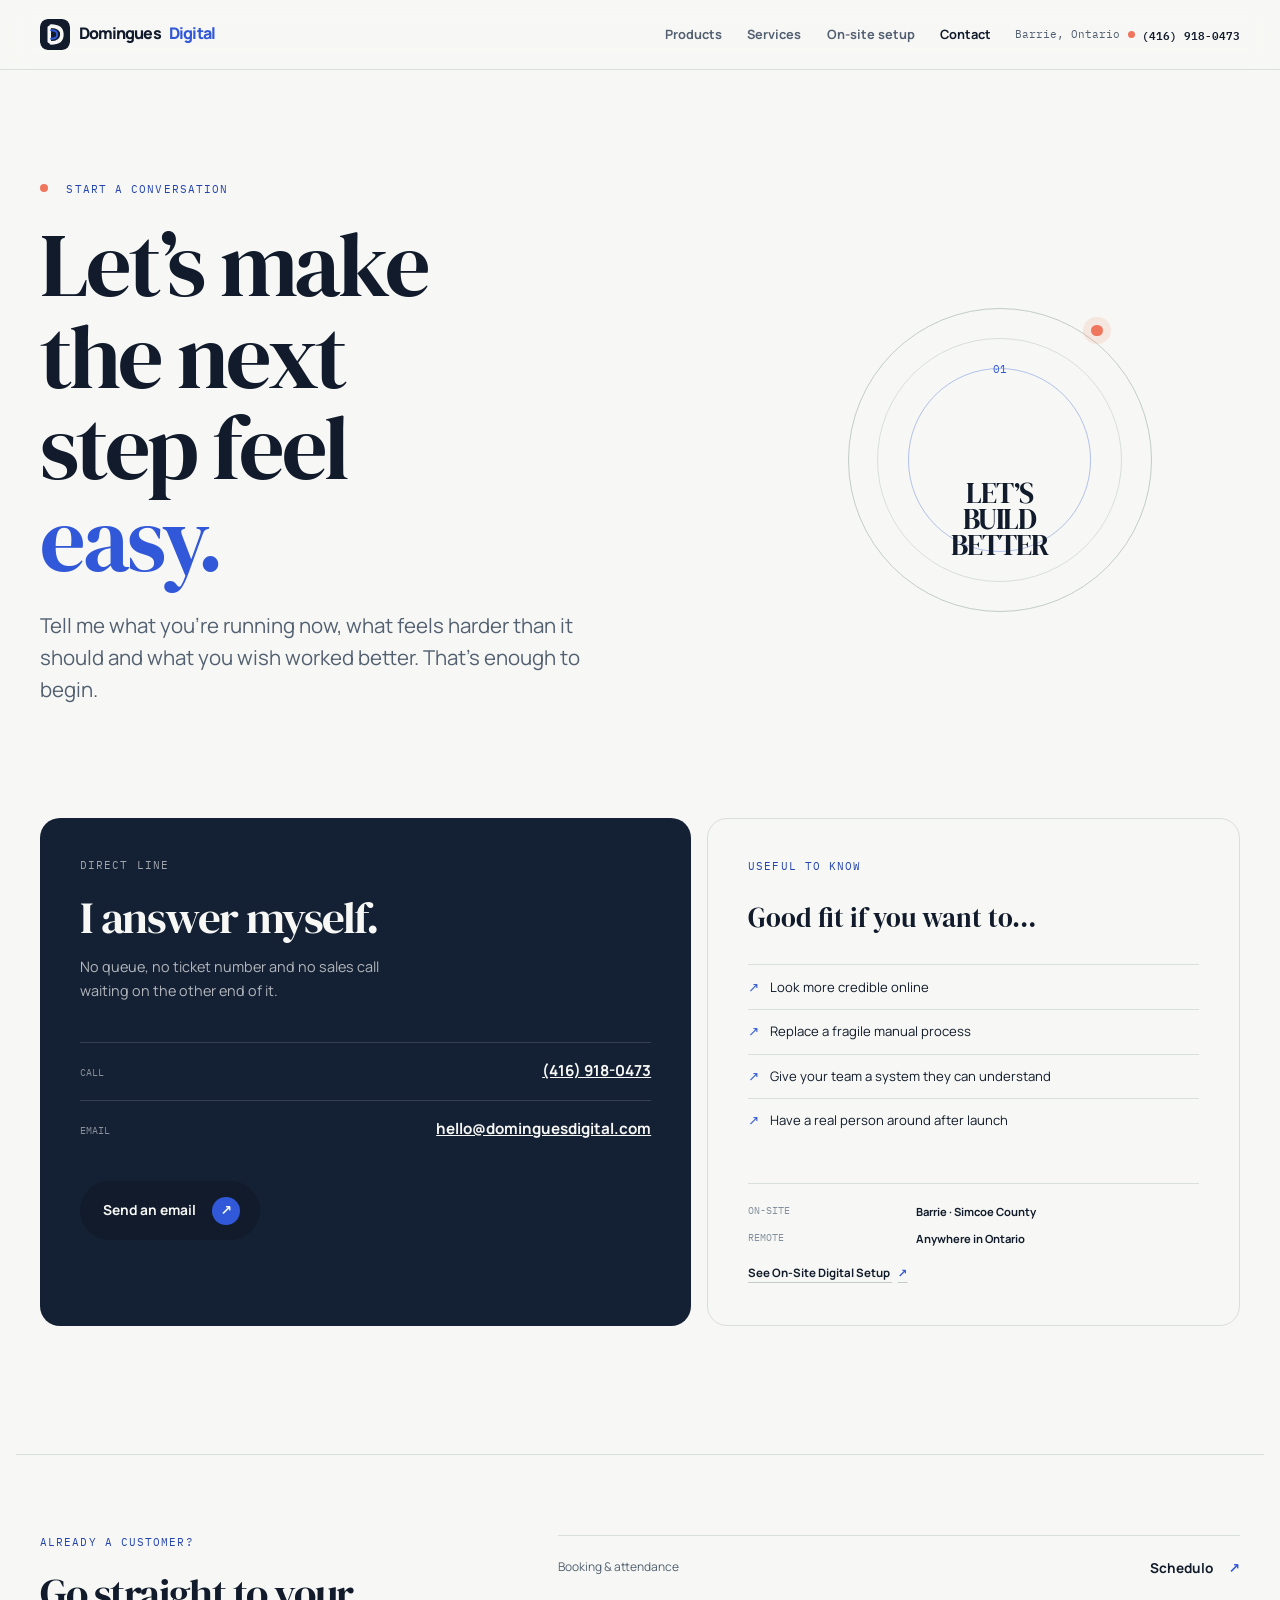
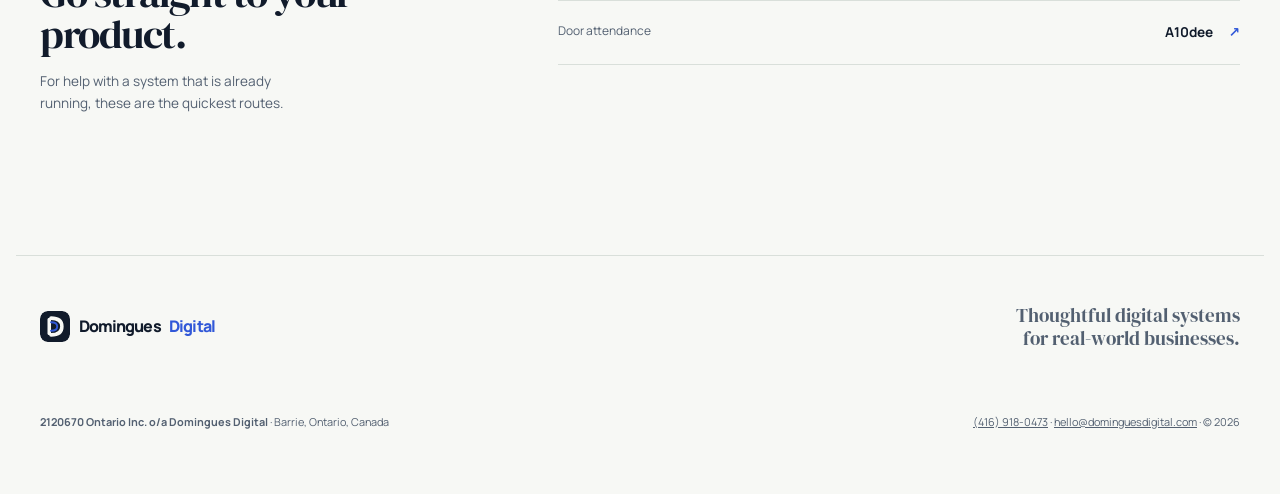
<file: contact.html>
<!DOCTYPE html>
<html lang="en-CA">
<head>
<meta charset="utf-8">
<meta name="viewport" content="width=device-width, initial-scale=1">
<title>Start a conversation — Domingues Digital</title>
<meta name="description" content="Contact Domingues Digital in Barrie, Ontario. Websites, booking and attendance software setup, door tablets and Google Business Profile work. On-site across Ontario by arrangement, remote anywhere.">
<link rel="canonical" href="https://dominguesdigital.com/contact.html">
<meta name="theme-color" content="#f7f8f5">
<link rel="icon" href="assets/dd-mark.svg" type="image/svg+xml">
<meta property="og:type" content="website">
<meta property="og:title" content="Start a conversation — Domingues Digital">
<meta property="og:description" content="Call or email Humberto directly. Websites, booking and attendance setup, door tablets and Google Business Profile work in Barrie and Simcoe County.">
<meta property="og:url" content="https://dominguesdigital.com/contact.html">
<meta property="og:locale" content="en_CA">
<meta property="og:site_name" content="Domingues Digital">
<meta property="og:image" content="https://dominguesdigital.com/assets/og-image.png">
<meta property="og:image:width" content="1200">
<meta property="og:image:height" content="630">
<meta name="twitter:card" content="summary_large_image">

<link rel="preconnect" href="https://fonts.googleapis.com">
<link rel="preconnect" href="https://fonts.gstatic.com" crossorigin>
<link href="https://fonts.googleapis.com/css2?family=DM+Serif+Display&family=IBM+Plex+Mono:wght@400&family=Manrope:wght@400;500;600;700;800&family=Syne:wght@700&display=swap" rel="stylesheet">
<link rel="stylesheet" href="site.css">

<script type="application/ld+json">
{
  "@context": "https://schema.org",
  "@type": "ContactPage",
  "url": "https://dominguesdigital.com/contact.html",
  "mainEntity": {
    "@type": "ProfessionalService",
    "@id": "https://dominguesdigital.com/#business",
    "name": "Domingues Digital",
    "legalName": "2120670 Ontario Inc.",
    "email": "hello@dominguesdigital.com",
    "telephone": "+1-416-918-0473",
    "url": "https://dominguesdigital.com/",
    "address": {
      "@type": "PostalAddress",
      "addressLocality": "Barrie",
      "addressRegion": "ON",
      "addressCountry": "CA"
    },
    "areaServed": [
      { "@type": "City", "name": "Barrie" },
      { "@type": "AdministrativeArea", "name": "Simcoe County" },
      { "@type": "AdministrativeArea", "name": "Greater Toronto Area" }
    ]
  }
}
</script>
</head>
<body>
<a class="skip" href="#main">Skip to content</a>

<header class="masthead">
  <div class="wrap masthead__inner">
    <a class="wordmark" href="/"><img class="wordmark__logo" src="assets/dd-mark.svg" alt="" width="32" height="32"> Domingues<span>Digital</span></a>
    <nav class="nav" aria-label="Main navigation"><a href="/products.html">Products</a><a href="/#services">Services</a><a href="/on-site-setup.html">On-site setup</a><a href="/contact.html" aria-current="page">Contact</a></nav>
    <span class="masthead__meta">Barrie, Ontario <i></i> <a href="tel:+14169180473">(416) 918-0473</a></span>
  </div>
</header>

<main id="main">
  <section class="contact-hero wrap">
    <div><p class="eyebrow"><span></span> Start a conversation</p><h1>Let’s make the next step feel <em>easy.</em></h1><p class="hero__lede">Tell me what you’re running now, what feels harder than it should and what you wish worked better. That’s enough to begin.</p></div>
    <div class="contact-orbit" aria-hidden="true"><span>01</span><i></i><b>LET’S<br>BUILD<br>BETTER</b></div>
  </section>

  <section class="contact-grid wrap">
    <div class="contact-panel"><p class="eyebrow">Direct line</p><h2>I answer myself.</h2><p>No queue, no ticket number and no sales call waiting on the other end of it.</p><div class="contact-detail"><span>Call</span><a href="tel:+14169180473">(416) 918-0473</a></div><div class="contact-detail"><span>Email</span><a href="mailto:hello@dominguesdigital.com">hello@dominguesdigital.com</a></div><div class="actions"><a class="btn btn--primary" href="mailto:hello@dominguesdigital.com?subject=Enquiry%20from%20dominguesdigital.com">Send an email <span>↗</span></a></div></div>
    <aside class="contact-aside"><p class="eyebrow">Useful to know</p><h3>Good fit if you want to…</h3><ul><li>Look more credible online</li><li>Replace a fragile manual process</li><li>Give your team a system they can understand</li><li>Have a real person around after launch</li></ul><div class="service-area"><span>On-site</span><strong>Barrie · Simcoe County</strong><span>Remote</span><strong>Anywhere in Ontario</strong></div><a class="text-link contact-service-link" href="on-site-setup.html">See On-Site Digital Setup <span>↗</span></a></aside>
  </section>

  <section class="support-section wrap"><div><p class="eyebrow">Already a customer?</p><h2>Go straight to your product.</h2><p>For help with a system that is already running, these are the quickest routes.</p></div><div class="support-links"><!-- Product sites open in a new tab so this contact page stays available. --><a href="https://schedulo.ca/" target="_blank" rel="noopener noreferrer"><span>Booking &amp; attendance</span><strong>Schedulo <b>↗</b></strong></a><a href="https://a10dee.ca/" target="_blank" rel="noopener noreferrer"><span>Door attendance</span><strong>A10dee <b>↗</b></strong></a></div></section>
</main>

<footer class="foot wrap"><div class="foot__top"><a class="wordmark" href="/"><img class="wordmark__logo" src="assets/dd-mark.svg" alt="" width="32" height="32"> Domingues<span>Digital</span></a><p>Thoughtful digital systems<br>for real-world businesses.</p></div><div class="legal"><p><strong>2120670 Ontario Inc. o/a Domingues Digital</strong> · Barrie, Ontario, Canada</p><p><a href="tel:+14169180473">(416) 918-0473</a> · <a href="mailto:hello@dominguesdigital.com">hello@dominguesdigital.com</a> · © 2026</p></div></footer>

</body>
</html>
</file>
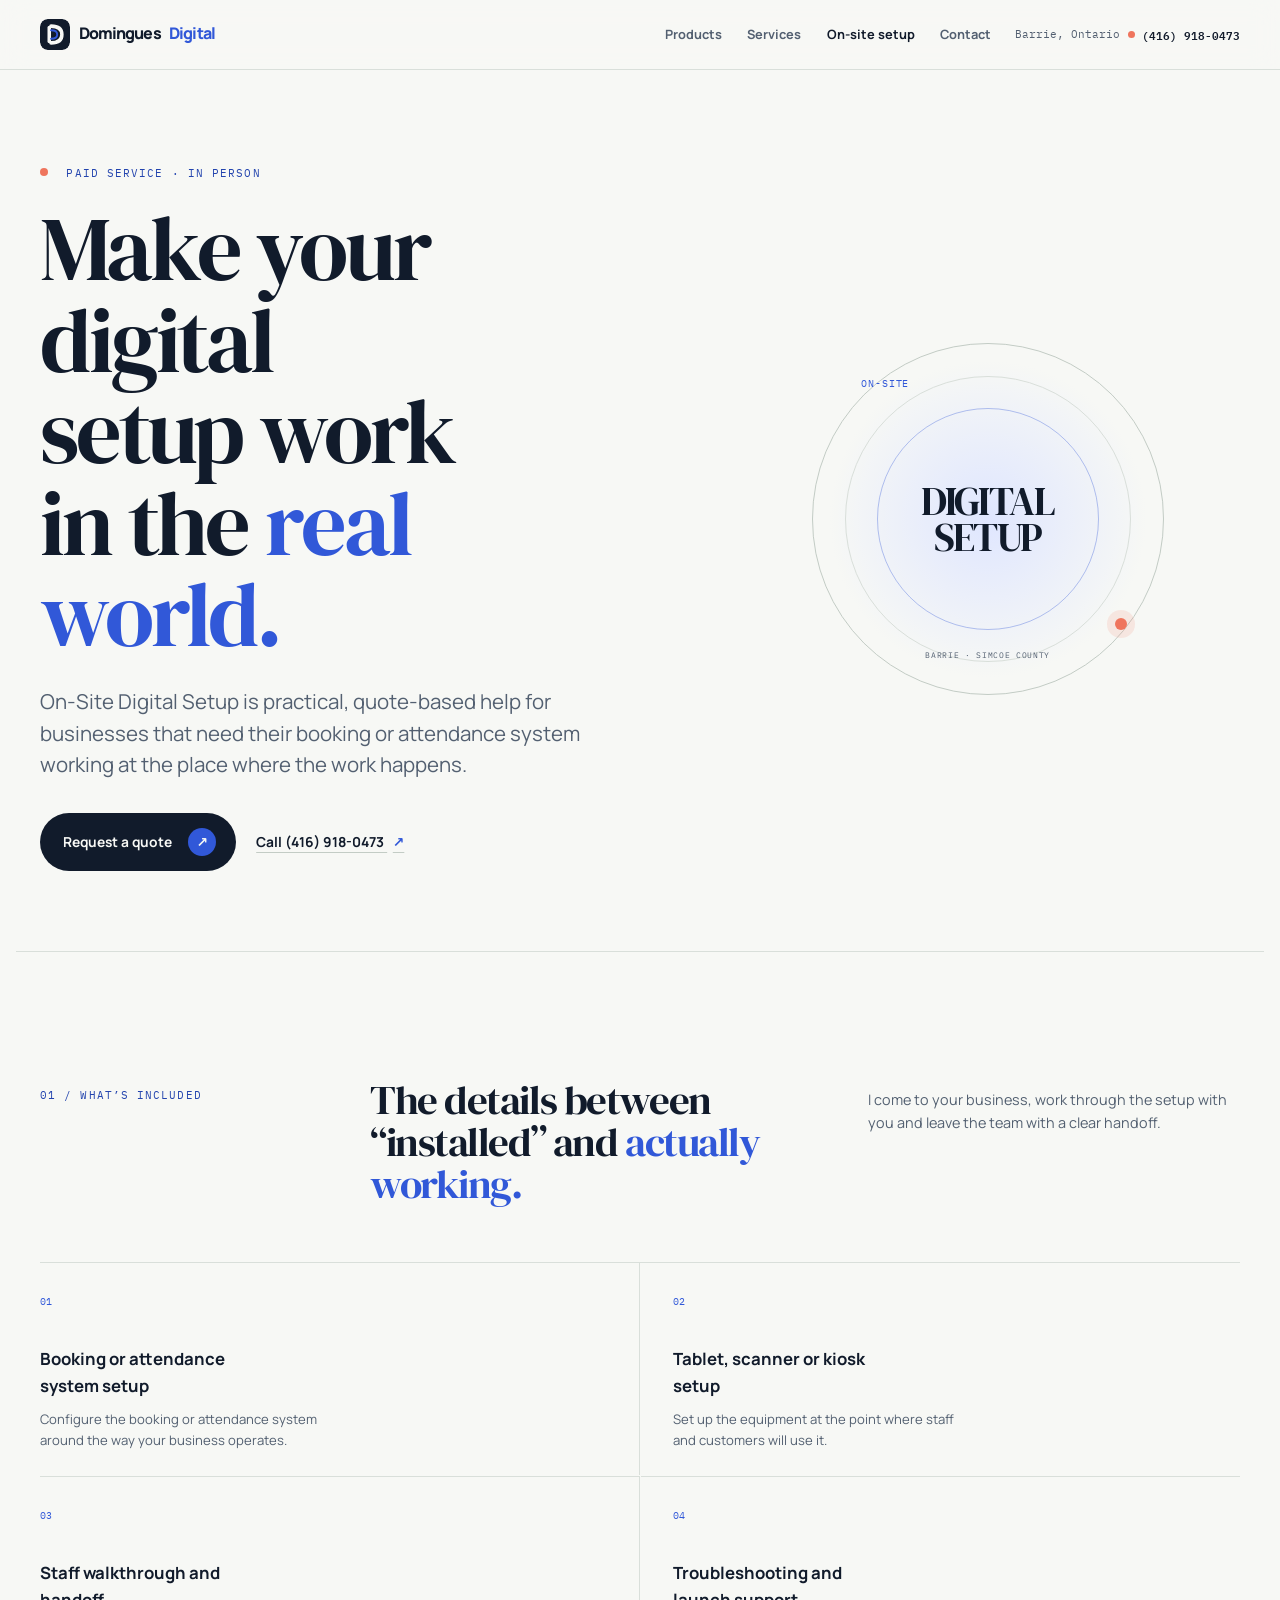
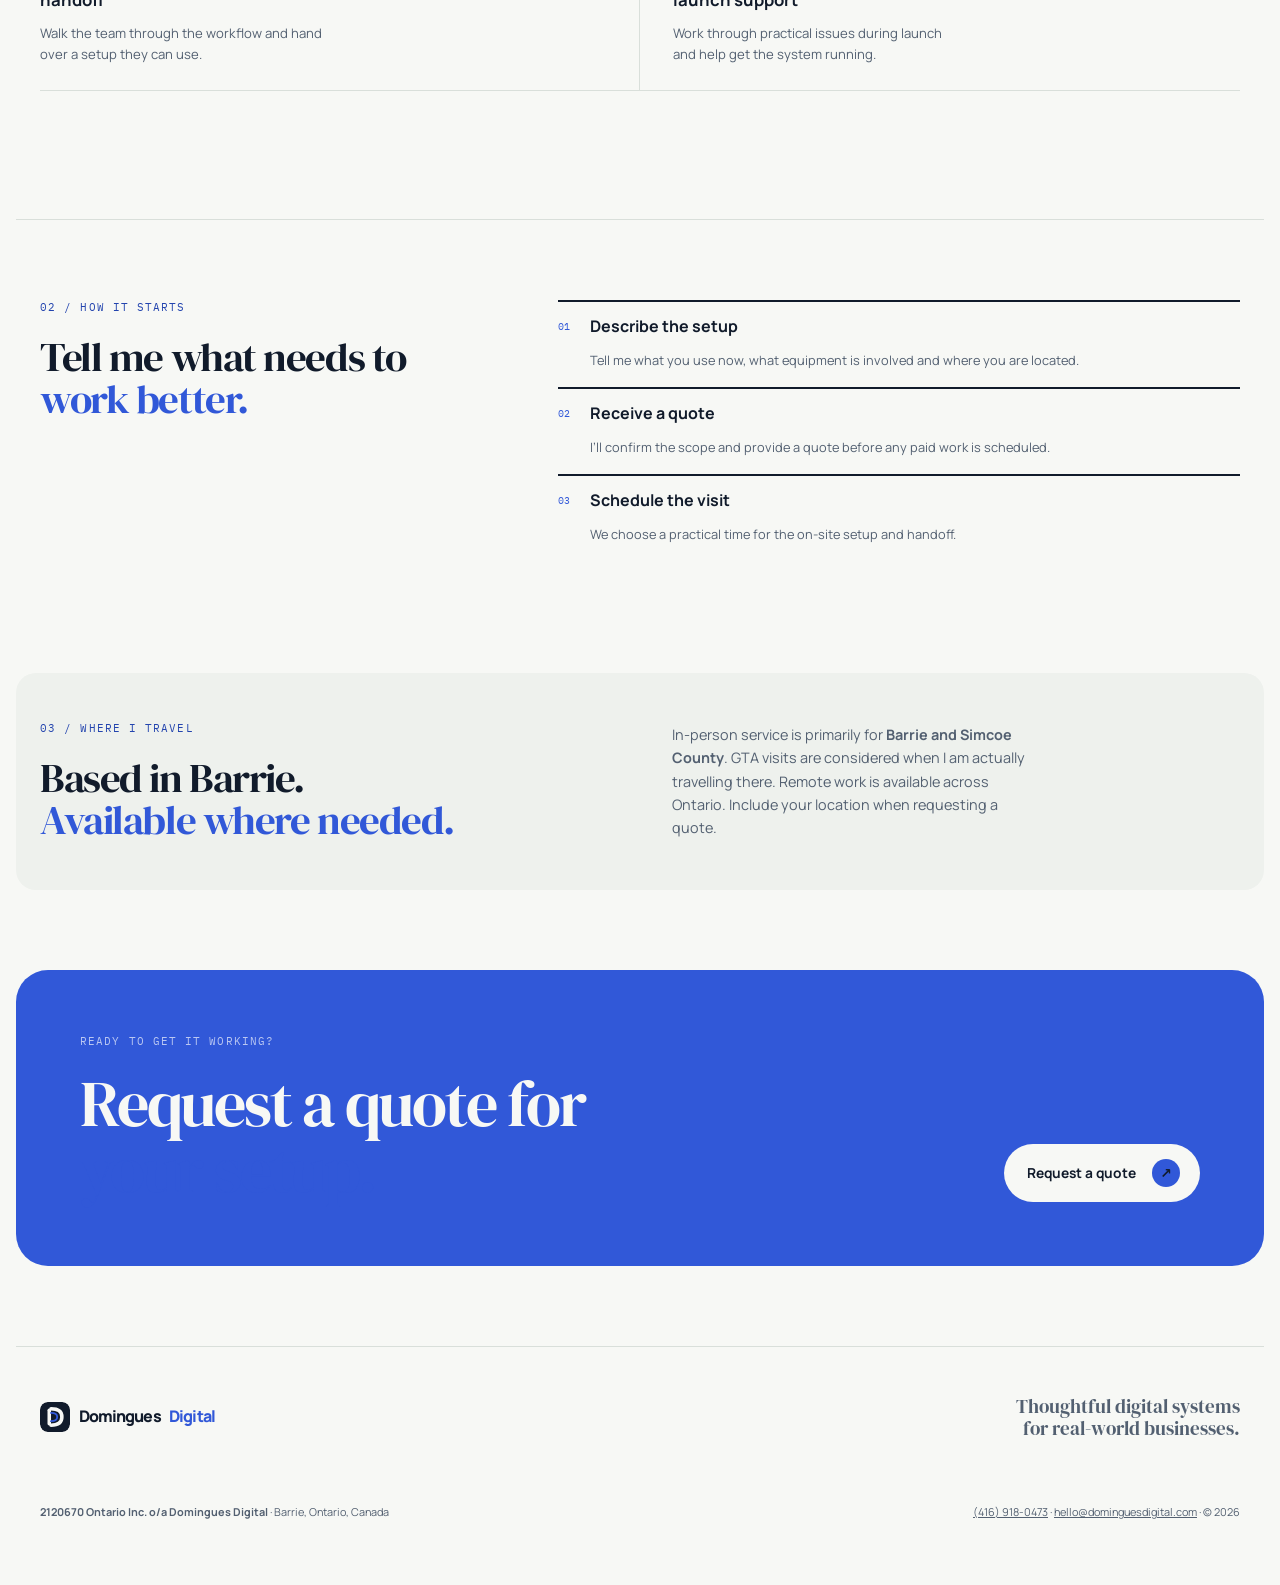
<file: on-site-setup.html>
<!DOCTYPE html>
<html lang="en-CA">
<head>
<meta charset="utf-8">
<meta name="viewport" content="width=device-width, initial-scale=1">
<title>On-Site Digital Setup in Barrie and Simcoe County | Domingues Digital</title>
<meta name="description" content="On-Site Digital Setup for booking and attendance systems, tablets, scanners and kiosks. Domingues Digital visits businesses in Barrie and Simcoe County. Request a quote.">
<link rel="canonical" href="https://dominguesdigital.com/on-site-setup.html">
<meta name="theme-color" content="#f7f8f5">
<link rel="icon" href="assets/dd-mark.svg" type="image/svg+xml">
<meta property="og:type" content="website">
<meta property="og:title" content="On-Site Digital Setup | Domingues Digital">
<meta property="og:description" content="Practical in-person setup for booking and attendance systems, tablets, scanners and kiosks in Barrie and Simcoe County.">
<meta property="og:url" content="https://dominguesdigital.com/on-site-setup.html">
<meta property="og:locale" content="en_CA">
<meta property="og:site_name" content="Domingues Digital">
<meta property="og:image" content="https://dominguesdigital.com/assets/og-image.png">
<meta property="og:image:width" content="1200">
<meta property="og:image:height" content="630">
<meta name="twitter:card" content="summary_large_image">
<link rel="preconnect" href="https://fonts.googleapis.com">
<link rel="preconnect" href="https://fonts.gstatic.com" crossorigin>
<link href="https://fonts.googleapis.com/css2?family=DM+Serif+Display&family=IBM+Plex+Mono:wght@400&family=Manrope:wght@400;500;600;700;800&family=Syne:wght@700&display=swap" rel="stylesheet">
<link rel="stylesheet" href="site.css">
<script type="application/ld+json">
{
  "@context": "https://schema.org",
  "@type": "Service",
  "@id": "https://dominguesdigital.com/on-site-setup.html#service",
  "name": "On-Site Digital Setup",
  "serviceType": "On-Site Digital Setup",
  "description": "In-person setup of booking or attendance systems, tablets, scanners and kiosks, with staff walkthrough, handoff, troubleshooting and launch support.",
  "url": "https://dominguesdigital.com/on-site-setup.html",
  "provider": {
    "@type": "ProfessionalService",
    "@id": "https://dominguesdigital.com/#business",
    "name": "Domingues Digital",
    "legalName": "2120670 Ontario Inc.",
    "url": "https://dominguesdigital.com/",
    "email": "hello@dominguesdigital.com",
    "telephone": "+1-416-918-0473"
  },
  "areaServed": [
    { "@type": "City", "name": "Barrie" },
    { "@type": "AdministrativeArea", "name": "Simcoe County" }
  ]
}
</script>
</head>
<body>
<a class="skip" href="#main">Skip to content</a>

<header class="masthead">
  <div class="wrap masthead__inner">
    <a class="wordmark" href="/"><img class="wordmark__logo" src="assets/dd-mark.svg" alt="" width="32" height="32"> Domingues<span>Digital</span></a>
    <nav class="nav" aria-label="Main navigation"><a href="/products.html">Products</a><a href="/#services">Services</a><a href="/on-site-setup.html" aria-current="page">On-site setup</a><a href="/contact.html">Contact</a></nav>
    <span class="masthead__meta">Barrie, Ontario <i></i> <a href="tel:+14169180473">(416) 918-0473</a></span>
  </div>
</header>

<main id="main">
  <section class="service-hero wrap">
    <div class="service-hero__copy">
      <p class="eyebrow"><span></span> Paid service · in person</p>
      <h1>Make your digital setup work in the <em>real world.</em></h1>
      <p class="hero__lede">On-Site Digital Setup is practical, quote-based help for businesses that need their booking or attendance system working at the place where the work happens.</p>
      <div class="actions">
        <a class="btn btn--primary" href="mailto:hello@dominguesdigital.com?subject=Request%20a%20quote%20-%20On-Site%20Digital%20Setup">Request a quote <span>↗</span></a>
        <a class="text-link" href="tel:+14169180473">Call (416) 918-0473 <span>↗</span></a>
      </div>
    </div>
    <div class="service-hero__visual" aria-hidden="true"><span>ON-SITE</span><strong>DIGITAL<br>SETUP</strong><i></i><small>BARRIE · SIMCOE COUNTY</small></div>
  </section>

  <section class="service-detail wrap">
    <div class="section__intro"><p class="eyebrow">01 / What’s included</p><h2>The details between “installed” and <em>actually working.</em></h2><p>I come to your business, work through the setup with you and leave the team with a clear handoff.</p></div>
    <div class="service-deliverables">
      <article><span>01</span><h3>Booking or attendance system setup</h3><p>Configure the booking or attendance system around the way your business operates.</p></article>
      <article><span>02</span><h3>Tablet, scanner or kiosk setup</h3><p>Set up the equipment at the point where staff and customers will use it.</p></article>
      <article><span>03</span><h3>Staff walkthrough and handoff</h3><p>Walk the team through the workflow and hand over a setup they can use.</p></article>
      <article><span>04</span><h3>Troubleshooting and launch support</h3><p>Work through practical issues during launch and help get the system running.</p></article>
    </div>
  </section>

  <section class="service-process wrap">
    <div><p class="eyebrow">02 / How it starts</p><h2>Tell me what needs to <em>work better.</em></h2></div>
    <ol class="process"><li><span>01</span><div><h3>Describe the setup</h3><p>Tell me what you use now, what equipment is involved and where you are located.</p></div></li><li><span>02</span><div><h3>Receive a quote</h3><p>I’ll confirm the scope and provide a quote before any paid work is scheduled.</p></div></li><li><span>03</span><div><h3>Schedule the visit</h3><p>We choose a practical time for the on-site setup and handoff.</p></div></li></ol>
  </section>

  <section class="service-area-band wrap"><div><p class="eyebrow">03 / Where I travel</p><h2>Based in Barrie.<br><em>Available where needed.</em></h2></div><p>In-person service is primarily for <strong>Barrie and Simcoe County</strong>. GTA visits are considered when I am actually travelling there. Remote work is available across Ontario. Include your location when requesting a quote.</p></section>

  <section class="cta wrap"><div><p class="eyebrow">Ready to get it working?</p><h2>Request a quote for<br><em>your setup.</em></h2></div><a class="btn btn--light" href="mailto:hello@dominguesdigital.com?subject=Request%20a%20quote%20-%20On-Site%20Digital%20Setup">Request a quote <span>↗</span></a></section>
</main>

<footer class="foot wrap"><div class="foot__top"><a class="wordmark" href="/"><img class="wordmark__logo" src="assets/dd-mark.svg" alt="" width="32" height="32"> Domingues<span>Digital</span></a><p>Thoughtful digital systems<br>for real-world businesses.</p></div><div class="legal"><p><strong>2120670 Ontario Inc. o/a Domingues Digital</strong> · Barrie, Ontario, Canada</p><p><a href="tel:+14169180473">(416) 918-0473</a> · <a href="mailto:hello@dominguesdigital.com">hello@dominguesdigital.com</a> · © 2026</p></div></footer>

</body>
</html>
</file>
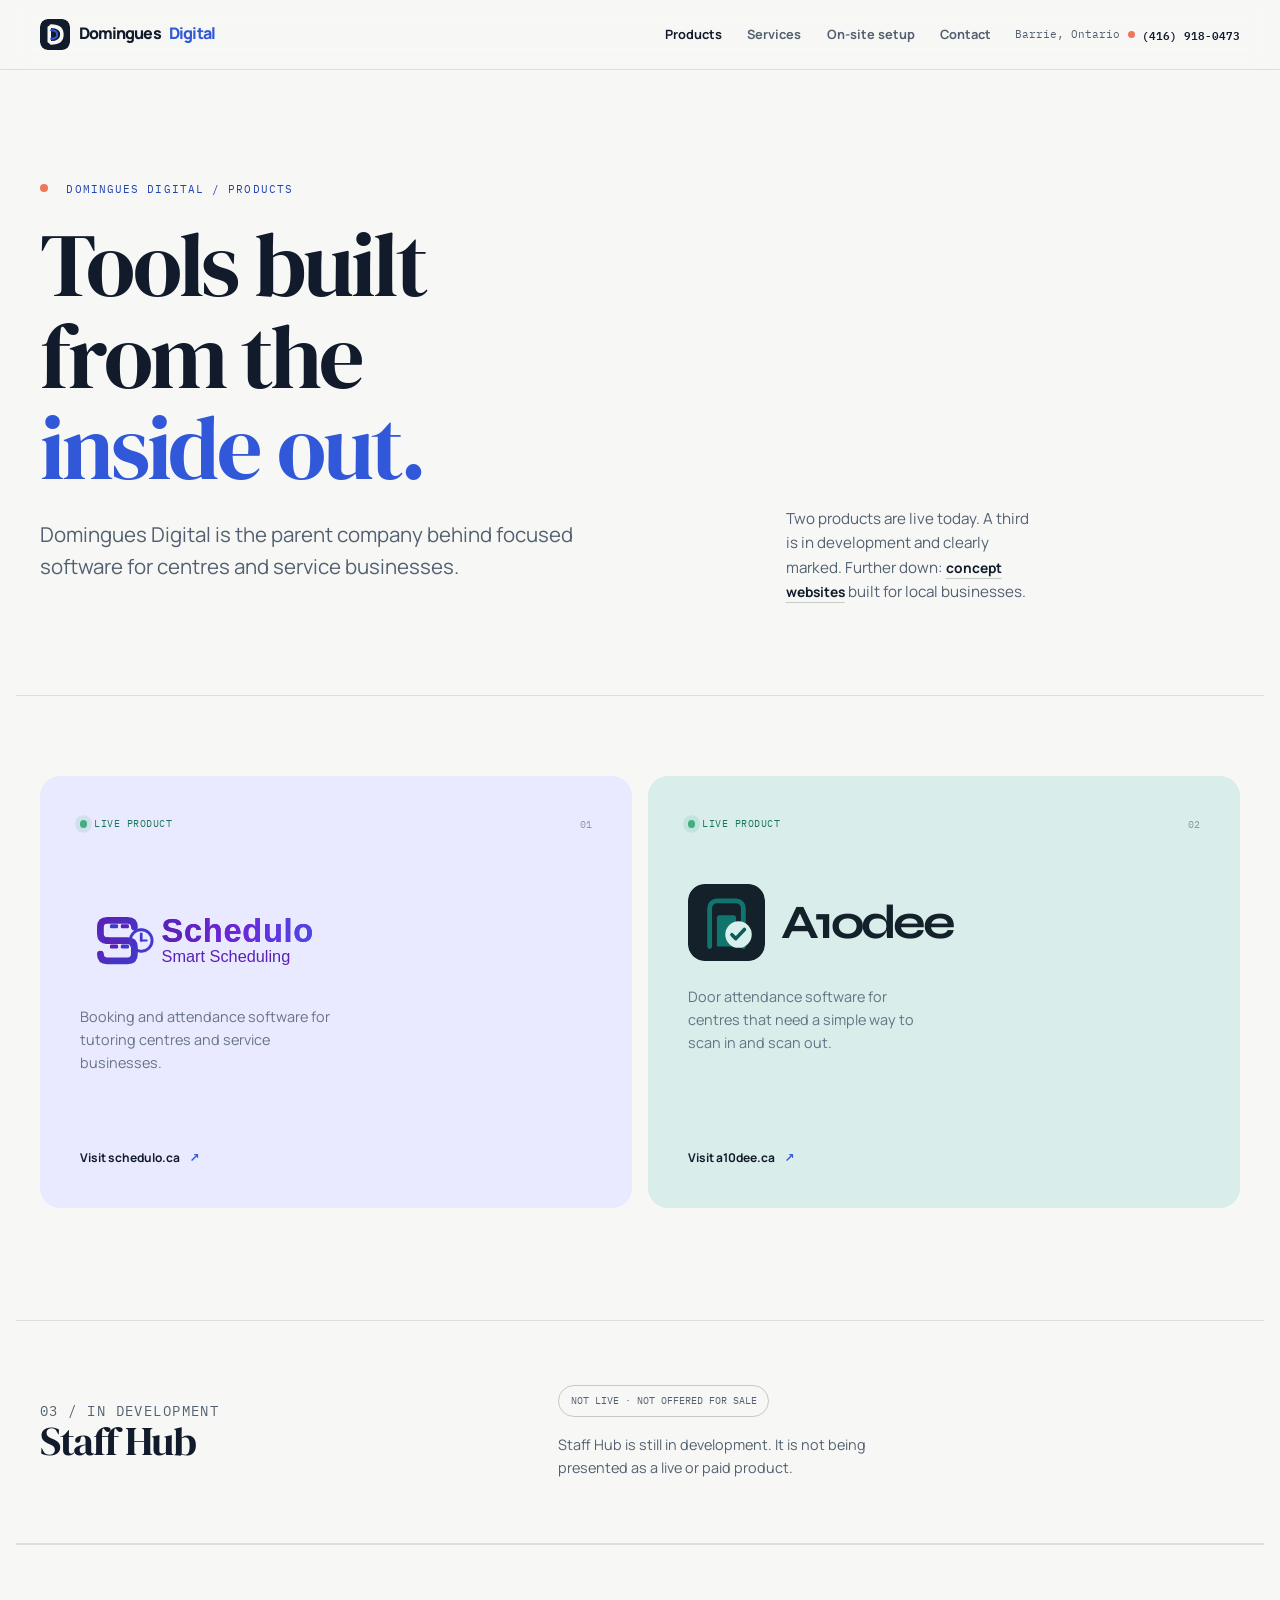
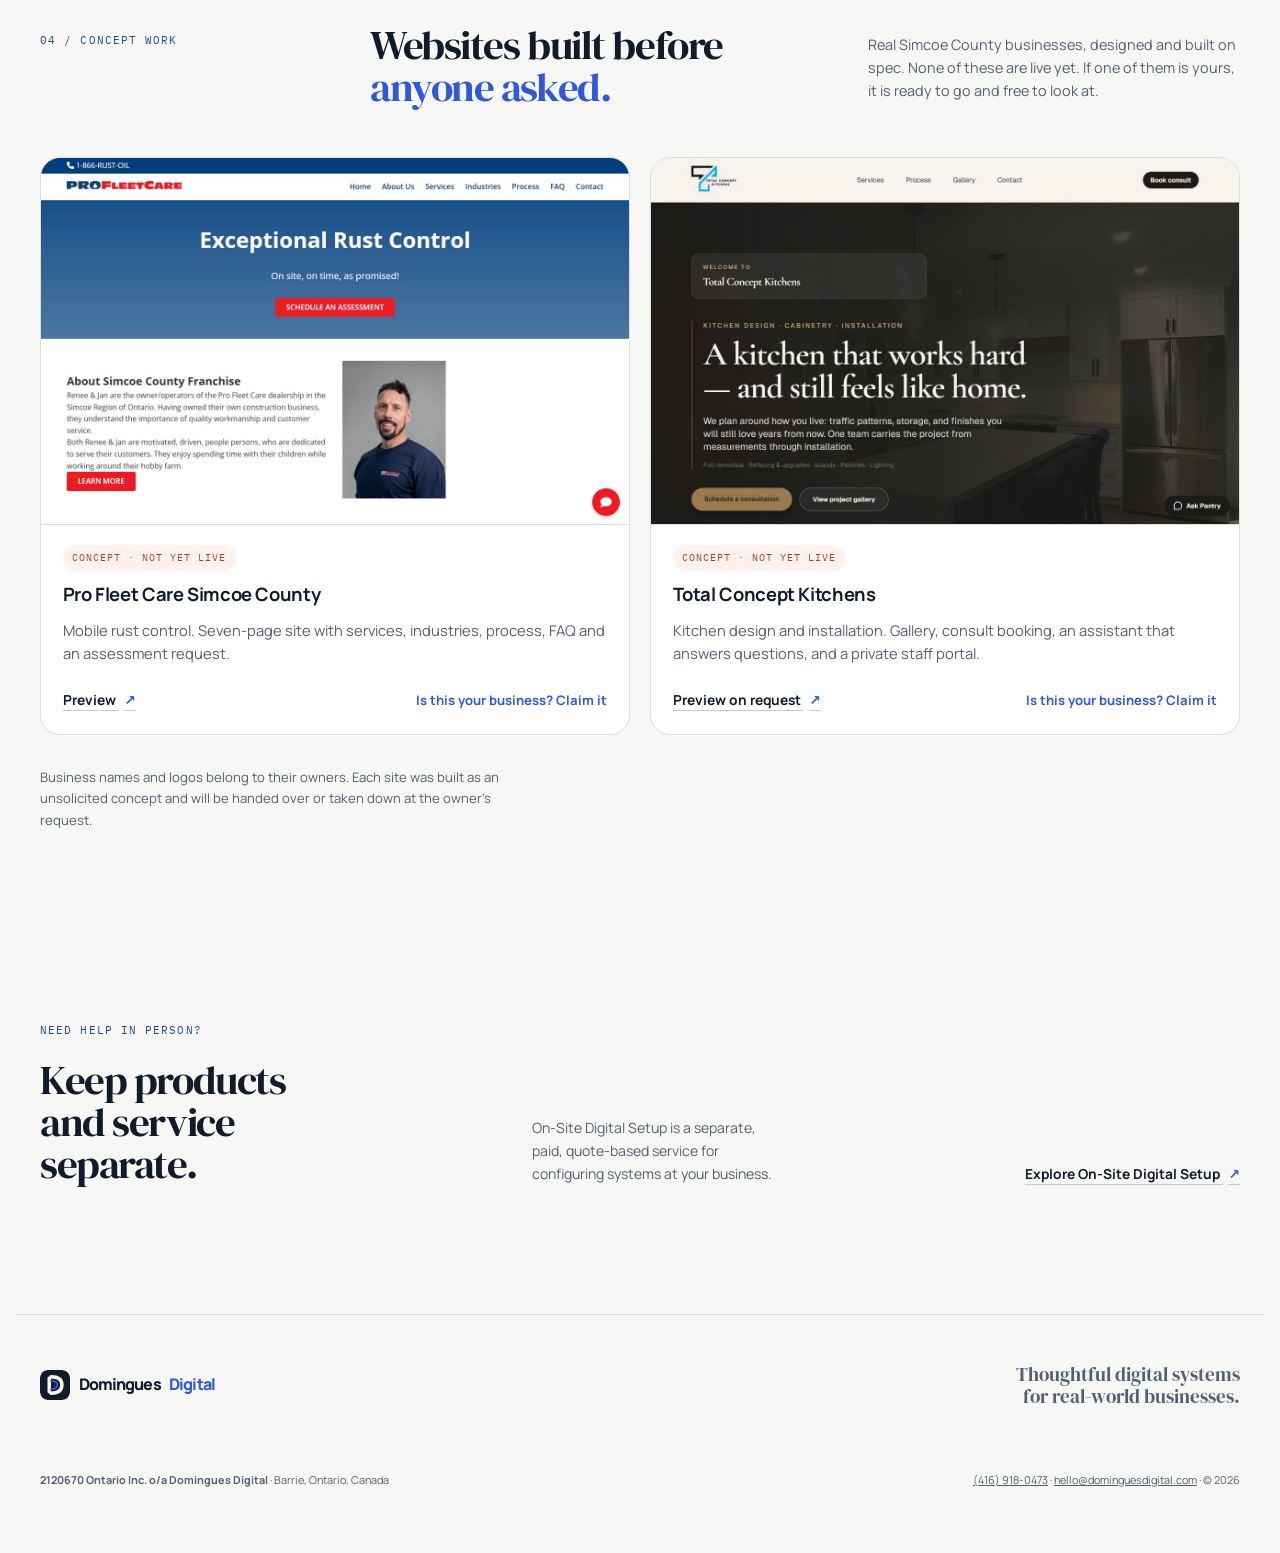
<file: products.html>
<!DOCTYPE html>
<html lang="en-CA">
<head>
<meta charset="utf-8">
<meta name="viewport" content="width=device-width, initial-scale=1">
<title>Products — Schedulo and A10dee | Domingues Digital</title>
<meta name="description" content="Domingues Digital products: Schedulo for booking and attendance, and A10dee for door attendance. Staff Hub is currently in development.">
<link rel="canonical" href="https://dominguesdigital.com/products.html">
<meta name="theme-color" content="#f7f8f5">
<link rel="icon" href="assets/dd-mark.svg" type="image/svg+xml">
<meta property="og:type" content="website">
<meta property="og:title" content="Products — Schedulo and A10dee | Domingues Digital">
<meta property="og:description" content="Explore the live products built by Domingues Digital: Schedulo and A10dee.">
<meta property="og:url" content="https://dominguesdigital.com/products.html">
<meta property="og:locale" content="en_CA">
<meta property="og:site_name" content="Domingues Digital">
<meta property="og:image" content="https://dominguesdigital.com/assets/og-image.png">
<meta property="og:image:width" content="1200">
<meta property="og:image:height" content="630">
<meta name="twitter:card" content="summary_large_image">
<link rel="preconnect" href="https://fonts.googleapis.com">
<link rel="preconnect" href="https://fonts.gstatic.com" crossorigin>
<link href="https://fonts.googleapis.com/css2?family=DM+Serif+Display&family=IBM+Plex+Mono:wght@400&family=Manrope:wght@400;500;600;700;800&family=Syne:wght@700&display=swap" rel="stylesheet">
<link rel="stylesheet" href="site.css">
<script type="application/ld+json">
{
  "@context": "https://schema.org",
  "@type": "CollectionPage",
  "@id": "https://dominguesdigital.com/products.html#page",
  "name": "Domingues Digital Products",
  "url": "https://dominguesdigital.com/products.html",
  "isPartOf": { "@id": "https://dominguesdigital.com/#business" },
  "mainEntity": {
    "@type": "ItemList",
    "itemListElement": [
      {
        "@type": "ListItem",
        "position": 1,
        "item": {
          "@type": "SoftwareApplication",
          "name": "Schedulo",
          "applicationCategory": "BusinessApplication",
          "operatingSystem": "Web",
          "url": "https://schedulo.ca/"
        }
      },
      {
        "@type": "ListItem",
        "position": 2,
        "item": {
          "@type": "SoftwareApplication",
          "name": "A10dee",
          "applicationCategory": "BusinessApplication",
          "operatingSystem": "Web",
          "url": "https://a10dee.ca/"
        }
      }
    ]
  }
}
</script>
</head>
<body>
<a class="skip" href="#main">Skip to content</a>

<header class="masthead">
  <div class="wrap masthead__inner">
    <a class="wordmark" href="/"><img class="wordmark__logo" src="assets/dd-mark.svg" alt="" width="32" height="32"> Domingues<span>Digital</span></a>
    <nav class="nav" aria-label="Main navigation"><a href="/products.html" aria-current="page">Products</a><a href="/#services">Services</a><a href="/on-site-setup.html">On-site setup</a><a href="/contact.html">Contact</a></nav>
    <span class="masthead__meta">Barrie, Ontario <i></i> <a href="tel:+14169180473">(416) 918-0473</a></span>
  </div>
</header>

<main id="main">
  <section class="portfolio-hero wrap">
    <div><p class="eyebrow"><span></span> Domingues Digital / Products</p><h1>Tools built from the <em>inside out.</em></h1><p class="hero__lede">Domingues Digital is the parent company behind focused software for centres and service businesses.</p></div>
    <p class="portfolio-hero__aside">Two products are live today. A third is in development and clearly marked. Further down: <a class="text-link" href="#work">concept websites</a> built for local businesses.</p>
  </section>

  <section class="portfolio-products wrap">
    <!-- External product sites open in a new tab so this page stays available. -->
    <a class="portfolio-product portfolio-product--schedulo" href="https://schedulo.ca/" target="_blank" rel="noopener noreferrer">
      <div class="portfolio-product__head"><span class="live-status"><i></i> Live product</span><span class="portfolio-product__index">01</span></div>
      <img class="portfolio-product__logo" src="assets/schedulo-logo-full.svg" alt="Schedulo Smart Scheduling">
      <p>Booking and attendance software for tutoring centres and service businesses.</p>
      <span class="portfolio-product__link">Visit schedulo.ca <b>↗</b></span>
    </a>
    <a class="portfolio-product portfolio-product--a10dee" href="https://a10dee.ca/" target="_blank" rel="noopener noreferrer">
      <div class="portfolio-product__head"><span class="live-status"><i></i> Live product</span><span class="portfolio-product__index">02</span></div>
      <div class="portfolio-product__a10dee-brand"><img src="assets/a10dee-mark.svg" alt="A10dee"><strong>A10dee</strong></div>
      <p>Door attendance software for centres that need a simple way to scan in and scan out.</p>
      <span class="portfolio-product__link">Visit a10dee.ca <b>↗</b></span>
    </a>
  </section>

  <section class="portfolio-development wrap">
    <div><p class="eyebrow">03 / In development</p><h2>Staff Hub</h2></div>
    <div><span class="development-badge">Not live · Not offered for sale</span><p>Staff Hub is still in development. It is not being presented as a live or paid product.</p></div>
  </section>

  <!-- Concept work: websites built on spec for real local businesses.
       Honesty rules: these are NOT clients and NOT live. Every card says so.
       Demos live on demo.dominguesdigital.com (noindex) so the main site stays clean,
       and each demo carries a banner inviting the owner to claim it. -->
  <section class="work wrap" id="work">
    <div class="section__intro"><p class="eyebrow">04 / Concept work</p><h2>Websites built before <em>anyone asked.</em></h2><p>Real Simcoe County businesses, designed and built on spec. None of these are live yet. If one of them is yours, it is ready to go and free to look at.</p></div>
    <div class="work-grid">
      <article class="work-card">
        <a class="work-card__shot" href="https://demo.dominguesdigital.com/profleetcare/" target="_blank" rel="noopener noreferrer"><img src="assets/work/profleetcare.jpg" alt="Pro Fleet Care Simcoe County concept website homepage" loading="lazy" width="1280" height="800"></a>
        <div class="work-card__body">
          <span class="concept-badge">Concept · not yet live</span>
          <h3>Pro Fleet Care Simcoe County</h3>
          <p>Mobile rust control. Seven-page site with services, industries, process, FAQ and an assessment request.</p>
          <div class="work-card__links"><a class="text-link" href="https://demo.dominguesdigital.com/profleetcare/" target="_blank" rel="noopener noreferrer">Preview <span>↗</span></a><a class="work-card__claim" href="mailto:hello@dominguesdigital.com?subject=Pro%20Fleet%20Care%20concept%20site">Is this your business? Claim it</a></div>
        </div>
      </article>
      <!-- Kangen Wellness Center card held back: no such business could be verified in Barrie,
           and this section promises "real businesses". Re-add once the owner is confirmed. -->
      <article class="work-card">
        <!-- No public preview: this one is a full Next.js app with a staff portal, so it needs a server. -->
        <div class="work-card__shot"><img src="assets/work/totalconceptkitchens.jpg" alt="Total Concept Kitchens concept website homepage" loading="lazy" width="1280" height="800"></div>
        <div class="work-card__body">
          <span class="concept-badge">Concept · not yet live</span>
          <h3>Total Concept Kitchens</h3>
          <p>Kitchen design and installation. Gallery, consult booking, an assistant that answers questions, and a private staff portal.</p>
          <div class="work-card__links"><a class="text-link" href="mailto:hello@dominguesdigital.com?subject=Total%20Concept%20Kitchens%20preview">Preview on request <span>↗</span></a><a class="work-card__claim" href="mailto:hello@dominguesdigital.com?subject=Total%20Concept%20Kitchens%20concept%20site">Is this your business? Claim it</a></div>
        </div>
      </article>
    </div>
    <p class="work__note">Business names and logos belong to their owners. Each site was built as an unsolicited concept and will be handed over or taken down at the owner's request.</p>
  </section>

  <section class="portfolio-service wrap">
    <div><p class="eyebrow">Need help in person?</p><h2>Keep products and service separate.</h2></div>
    <p>On-Site Digital Setup is a separate, paid, quote-based service for configuring systems at your business.</p>
    <a class="text-link" href="on-site-setup.html">Explore On-Site Digital Setup <span>↗</span></a>
  </section>
</main>

<footer class="foot wrap"><div class="foot__top"><a class="wordmark" href="/"><img class="wordmark__logo" src="assets/dd-mark.svg" alt="" width="32" height="32"> Domingues<span>Digital</span></a><p>Thoughtful digital systems<br>for real-world businesses.</p></div><div class="legal"><p><strong>2120670 Ontario Inc. o/a Domingues Digital</strong> · Barrie, Ontario, Canada</p><p><a href="tel:+14169180473">(416) 918-0473</a> · <a href="mailto:hello@dominguesdigital.com">hello@dominguesdigital.com</a> · © 2026</p></div></footer>

</body>
</html>
</file>
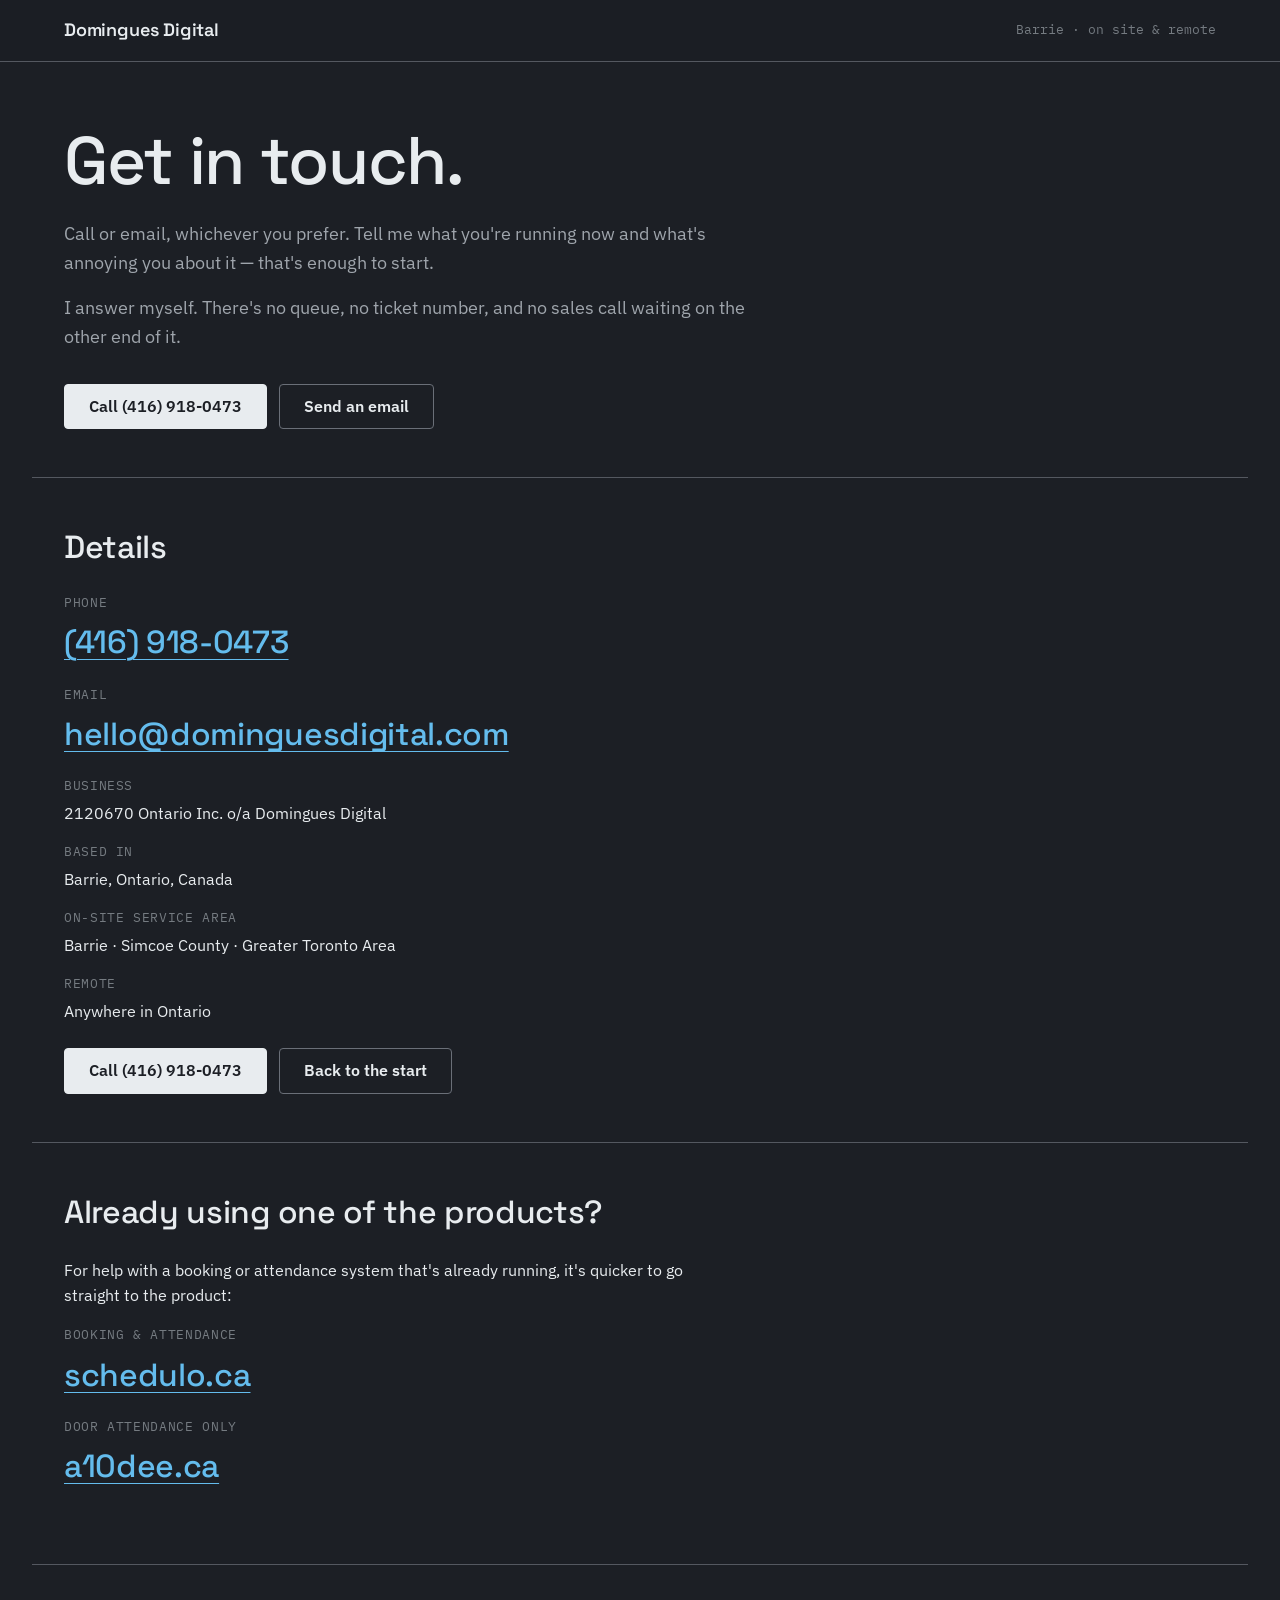
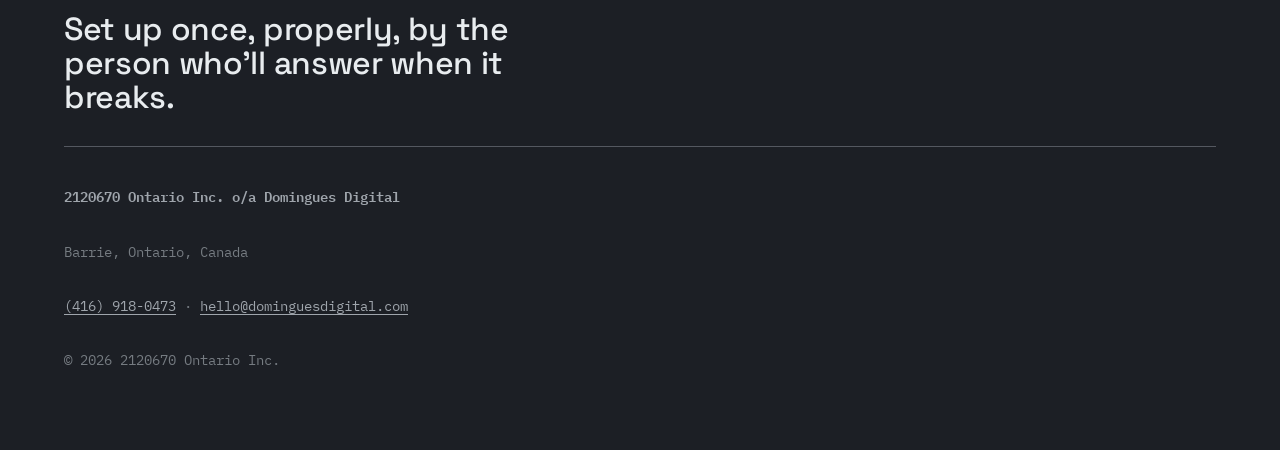
<file: variants/a-dark-technical/contact.html>
<!DOCTYPE html>
<html lang="en-CA">
<head>
<meta charset="utf-8">
<meta name="viewport" content="width=device-width, initial-scale=1">
<title>Contact — Domingues Digital, Barrie Ontario</title>
<meta name="description" content="Contact Domingues Digital in Barrie, Ontario. Websites, booking and attendance software setup, door tablets and Google Business Profile work. Serving Barrie, Simcoe County and the Greater Toronto Area.">
<link rel="canonical" href="https://dominguesdigital.com/contact.html">
<meta name="theme-color" content="#221f24">

<link rel="preconnect" href="https://fonts.googleapis.com">
<link rel="preconnect" href="https://fonts.gstatic.com" crossorigin>
<link href="https://fonts.googleapis.com/css2?family=Space+Grotesk:wght@400;500;600&family=IBM+Plex+Sans:wght@400;600&family=IBM+Plex+Mono:wght@400&display=swap" rel="stylesheet">
<link rel="stylesheet" href="site.css">

<script type="application/ld+json">
{
  "@context": "https://schema.org",
  "@type": "ContactPage",
  "url": "https://dominguesdigital.com/contact.html",
  "mainEntity": {
    "@type": "ProfessionalService",
    "@id": "https://dominguesdigital.com/#business",
    "name": "Domingues Digital",
    "legalName": "2120670 Ontario Inc.",
    "telephone": "+1-416-918-0473",
    "email": "hello@dominguesdigital.com",
    "url": "https://dominguesdigital.com/",
    "address": {
      "@type": "PostalAddress",
      "addressLocality": "Barrie",
      "addressRegion": "ON",
      "addressCountry": "CA"
    },
    "areaServed": [
      { "@type": "City", "name": "Barrie" },
      { "@type": "AdministrativeArea", "name": "Simcoe County" },
      { "@type": "AdministrativeArea", "name": "Greater Toronto Area" }
    ]
  }
}
</script>
</head>
<body>

<header class="masthead">
  <div class="wrap masthead__inner">
    <a class="wordmark" href="/">Domingues Digital</a>
    <span class="masthead__meta">Barrie &middot; on site &amp; remote</span>
  </div>
</header>

<main>

  <section class="hero wrap">
    <h1>Get in touch.</h1>
    <p>Call or email, whichever you prefer. Tell me what you're running now and what's annoying you about it — that's enough to start.</p>
    <p>I answer myself. There's no queue, no ticket number, and no sales call waiting on the other end of it.</p>
    <div class="actions">
      <a class="btn btn--primary" href="tel:+14169180473">Call (416) 918-0473</a>
      <a class="btn" href="mailto:hello@dominguesdigital.com?subject=Enquiry%20from%20dominguesdigital.com">Send an email</a>
    </div>
  </section>

  <section class="wrap">
    <h2>Details</h2>
    <ul class="contact-lines">
      <li>
        <span class="label">Phone</span>
        <a href="tel:+14169180473">(416) 918-0473</a>
      </li>
      <li>
        <span class="label">Email</span>
        <a href="mailto:hello@dominguesdigital.com">hello@dominguesdigital.com</a>
      </li>
      <li>
        <span class="label">Business</span>
        2120670 Ontario Inc. o/a Domingues Digital
      </li>
      <li>
        <span class="label">Based in</span>
        Barrie, Ontario, Canada
      </li>
      <li>
        <span class="label">On-site service area</span>
        Barrie &middot; Simcoe County &middot; Greater Toronto Area
      </li>
      <li>
        <span class="label">Remote</span>
        Anywhere in Ontario
      </li>
    </ul>
    <div class="actions">
      <a class="btn btn--primary" href="tel:+14169180473">Call (416) 918-0473</a>
      <a class="btn btn--quiet" href="/">Back to the start</a>
    </div>
  </section>

  <section class="wrap">
    <h2>Already using one of the products?</h2>
    <p>For help with a booking or attendance system that's already running, it's quicker to go straight to the product:</p>
    <ul class="contact-lines">
      <li><span class="label">Booking &amp; attendance</span><a href="https://schedulo.ca/" target="_blank" rel="noopener noreferrer">schedulo.ca</a></li>
      <li><span class="label">Door attendance only</span><a href="https://a10dee.ca/" target="_blank" rel="noopener noreferrer">a10dee.ca</a></li>
    </ul>
  </section>

</main>

<footer class="foot wrap">
  <p class="foot__statement">Set up once, properly, by the person who'll answer when it breaks.</p>
  <div class="legal">
    <p><strong>2120670 Ontario Inc. o/a Domingues Digital</strong></p>
    <p>Barrie, Ontario, Canada</p>
    <p><a href="tel:+14169180473">(416) 918-0473</a> &middot; <a href="mailto:hello@dominguesdigital.com">hello@dominguesdigital.com</a></p>
    <p>&copy; 2026 2120670 Ontario Inc.</p>
  </div>
</footer>

</body>
</html>
</file>
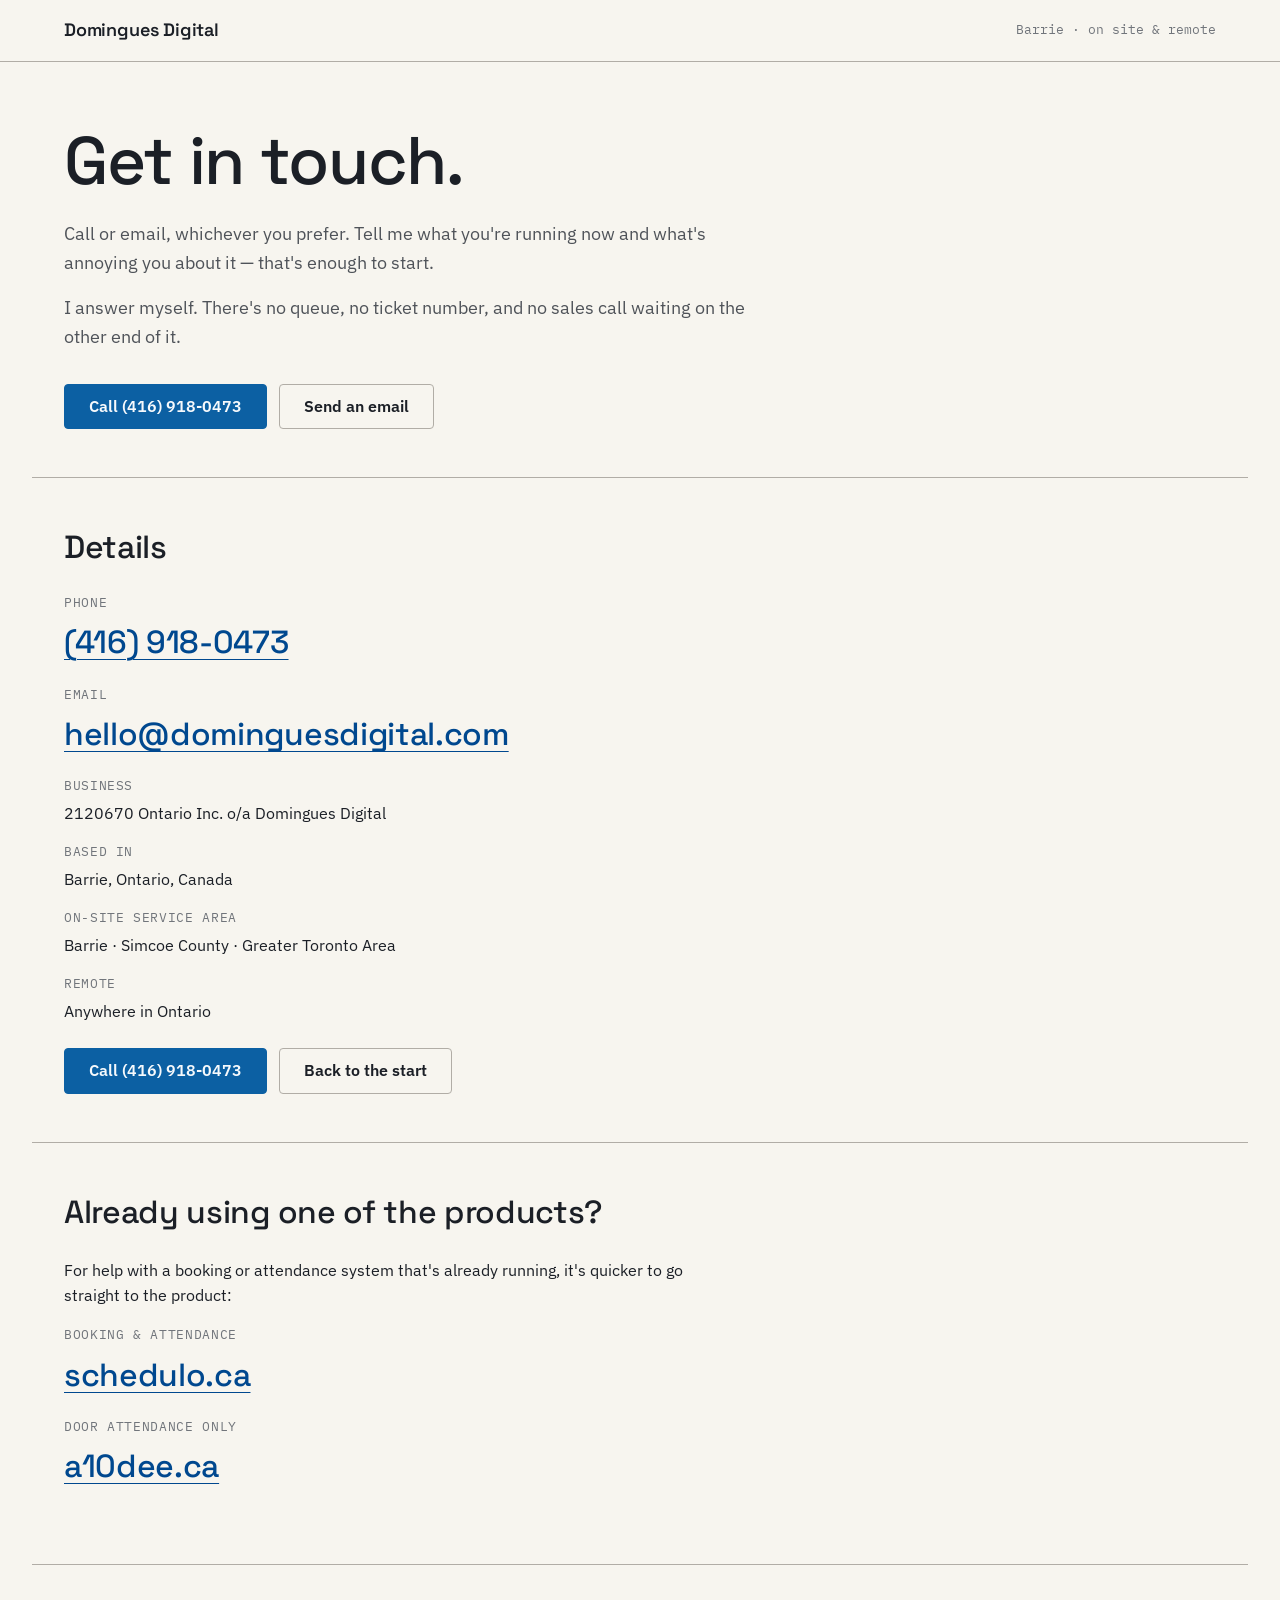
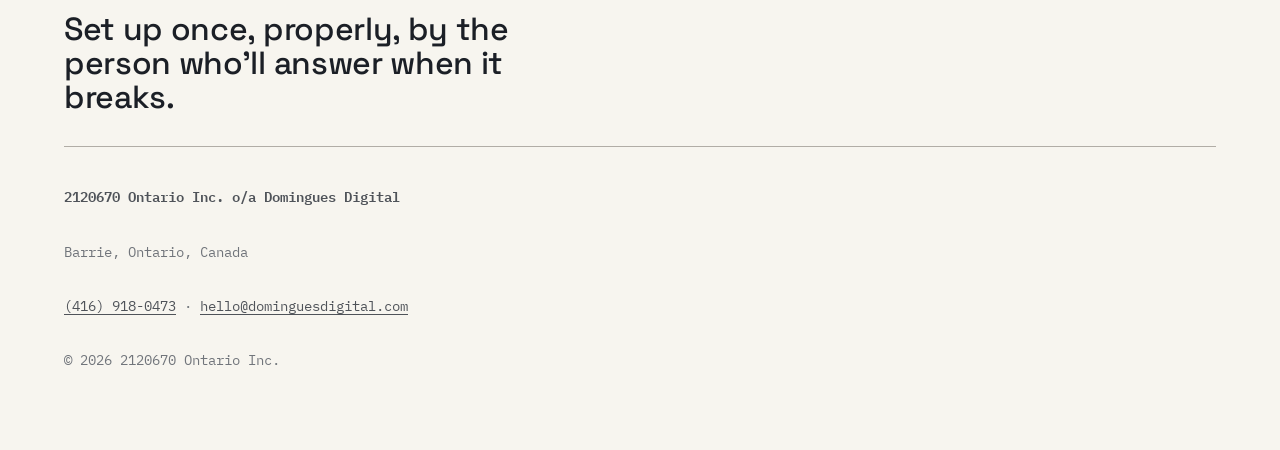
<file: variants/a2-warm-workbench/contact.html>
<!DOCTYPE html>
<html lang="en-CA">
<head>
<meta charset="utf-8">
<meta name="viewport" content="width=device-width, initial-scale=1">
<title>Contact — Domingues Digital, Barrie Ontario</title>
<meta name="description" content="Contact Domingues Digital in Barrie, Ontario. Websites, booking and attendance software setup, door tablets and Google Business Profile work. Serving Barrie, Simcoe County and the Greater Toronto Area.">
<link rel="canonical" href="https://dominguesdigital.com/contact.html">
<meta name="theme-color" content="#f7f3eb">

<link rel="preconnect" href="https://fonts.googleapis.com">
<link rel="preconnect" href="https://fonts.gstatic.com" crossorigin>
<link href="https://fonts.googleapis.com/css2?family=Space+Grotesk:wght@400;500;600&family=IBM+Plex+Sans:wght@400;600&family=IBM+Plex+Mono:wght@400&display=swap" rel="stylesheet">
<link rel="stylesheet" href="site.css">

<script type="application/ld+json">
{
  "@context": "https://schema.org",
  "@type": "ContactPage",
  "url": "https://dominguesdigital.com/contact.html",
  "mainEntity": {
    "@type": "ProfessionalService",
    "@id": "https://dominguesdigital.com/#business",
    "name": "Domingues Digital",
    "legalName": "2120670 Ontario Inc.",
    "telephone": "+1-416-918-0473",
    "email": "hello@dominguesdigital.com",
    "url": "https://dominguesdigital.com/",
    "address": {
      "@type": "PostalAddress",
      "addressLocality": "Barrie",
      "addressRegion": "ON",
      "addressCountry": "CA"
    },
    "areaServed": [
      { "@type": "City", "name": "Barrie" },
      { "@type": "AdministrativeArea", "name": "Simcoe County" },
      { "@type": "AdministrativeArea", "name": "Greater Toronto Area" }
    ]
  }
}
</script>
</head>
<body>

<header class="masthead">
  <div class="wrap masthead__inner">
    <a class="wordmark" href="/">Domingues Digital</a>
    <span class="masthead__meta">Barrie &middot; on site &amp; remote</span>
  </div>
</header>

<main>

  <section class="hero wrap">
    <h1>Get in touch.</h1>
    <p>Call or email, whichever you prefer. Tell me what you're running now and what's annoying you about it — that's enough to start.</p>
    <p>I answer myself. There's no queue, no ticket number, and no sales call waiting on the other end of it.</p>
    <div class="actions">
      <a class="btn btn--primary" href="tel:+14169180473">Call (416) 918-0473</a>
      <a class="btn" href="mailto:hello@dominguesdigital.com?subject=Enquiry%20from%20dominguesdigital.com">Send an email</a>
    </div>
  </section>

  <section class="wrap">
    <h2>Details</h2>
    <ul class="contact-lines">
      <li>
        <span class="label">Phone</span>
        <a href="tel:+14169180473">(416) 918-0473</a>
      </li>
      <li>
        <span class="label">Email</span>
        <a href="mailto:hello@dominguesdigital.com">hello@dominguesdigital.com</a>
      </li>
      <li>
        <span class="label">Business</span>
        2120670 Ontario Inc. o/a Domingues Digital
      </li>
      <li>
        <span class="label">Based in</span>
        Barrie, Ontario, Canada
      </li>
      <li>
        <span class="label">On-site service area</span>
        Barrie &middot; Simcoe County &middot; Greater Toronto Area
      </li>
      <li>
        <span class="label">Remote</span>
        Anywhere in Ontario
      </li>
    </ul>
    <div class="actions">
      <a class="btn btn--primary" href="tel:+14169180473">Call (416) 918-0473</a>
      <a class="btn btn--quiet" href="/">Back to the start</a>
    </div>
  </section>

  <section class="wrap">
    <h2>Already using one of the products?</h2>
    <p>For help with a booking or attendance system that's already running, it's quicker to go straight to the product:</p>
    <ul class="contact-lines">
      <li><span class="label">Booking &amp; attendance</span><a href="https://schedulo.ca/" target="_blank" rel="noopener noreferrer">schedulo.ca</a></li>
      <li><span class="label">Door attendance only</span><a href="https://a10dee.ca/" target="_blank" rel="noopener noreferrer">a10dee.ca</a></li>
    </ul>
  </section>

</main>

<footer class="foot wrap">
  <p class="foot__statement">Set up once, properly, by the person who'll answer when it breaks.</p>
  <div class="legal">
    <p><strong>2120670 Ontario Inc. o/a Domingues Digital</strong></p>
    <p>Barrie, Ontario, Canada</p>
    <p><a href="tel:+14169180473">(416) 918-0473</a> &middot; <a href="mailto:hello@dominguesdigital.com">hello@dominguesdigital.com</a></p>
    <p>&copy; 2026 2120670 Ontario Inc.</p>
  </div>
</footer>

</body>
</html>
</file>
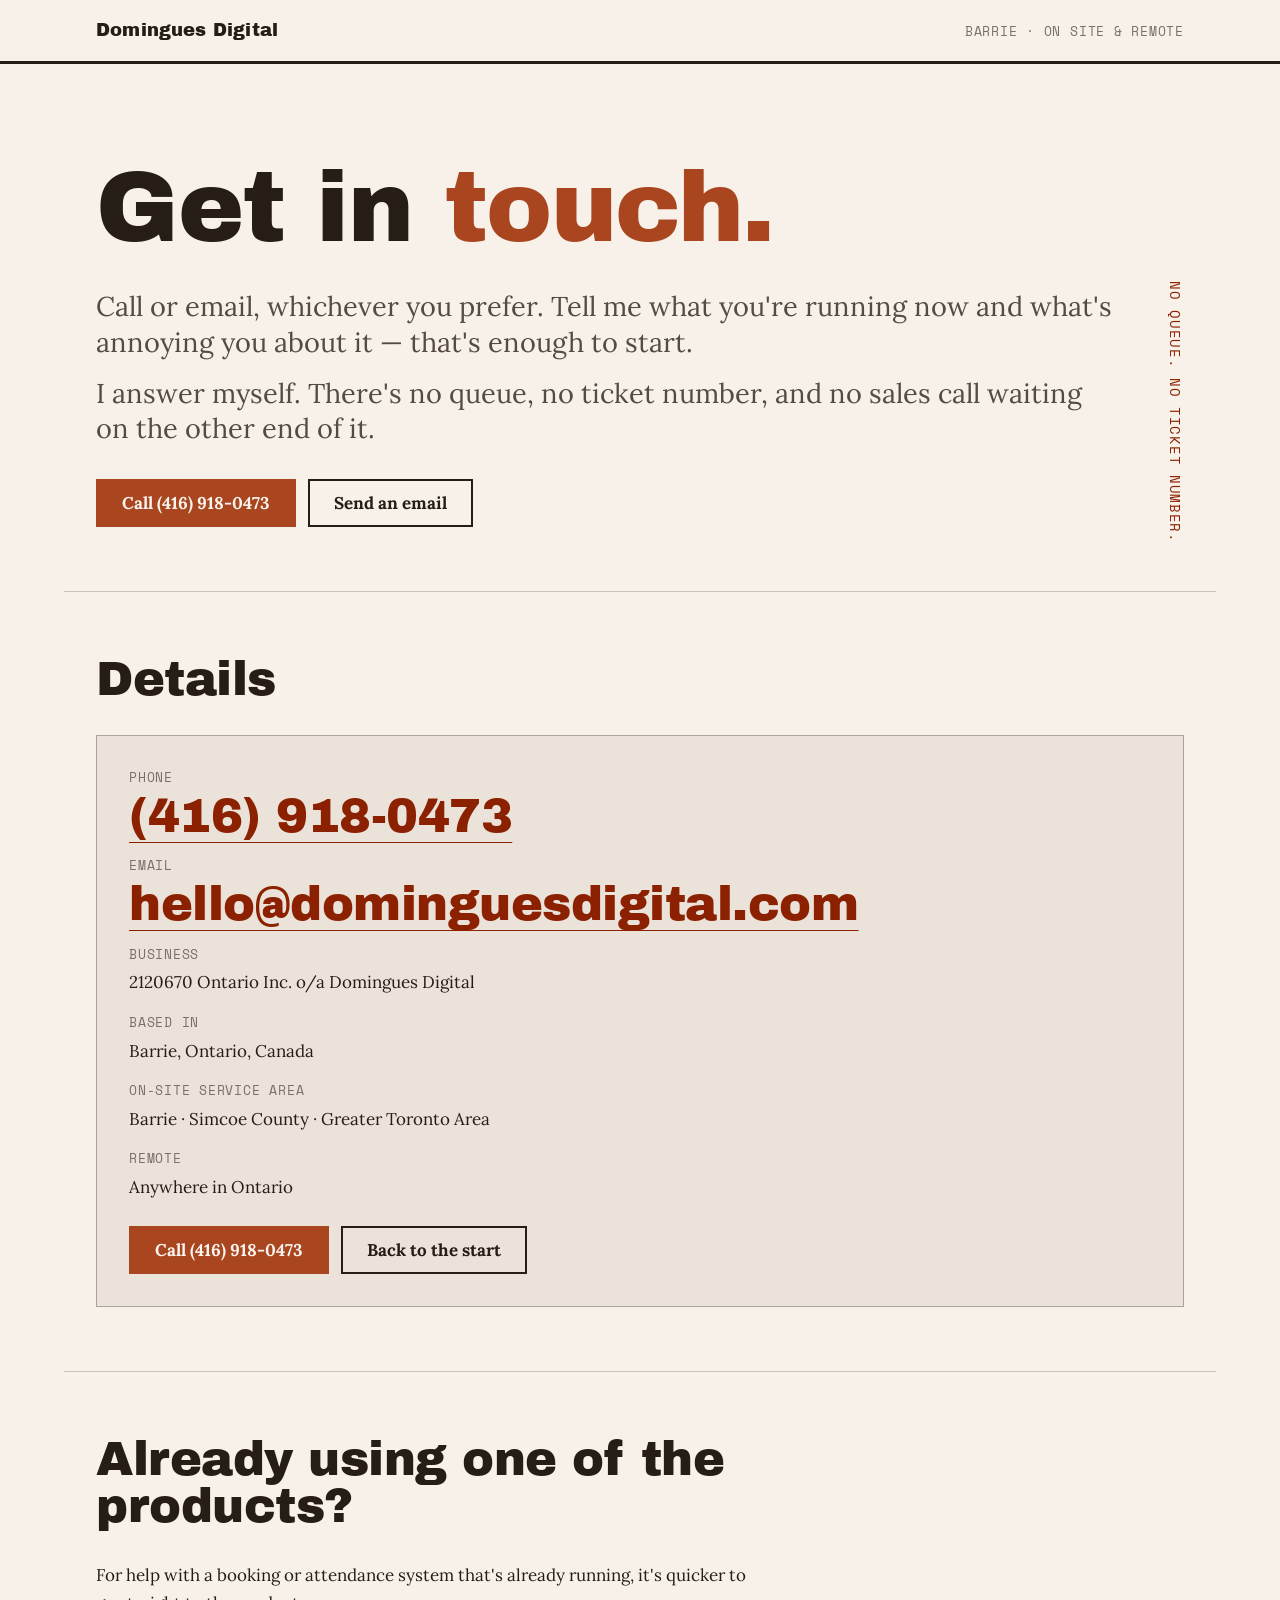
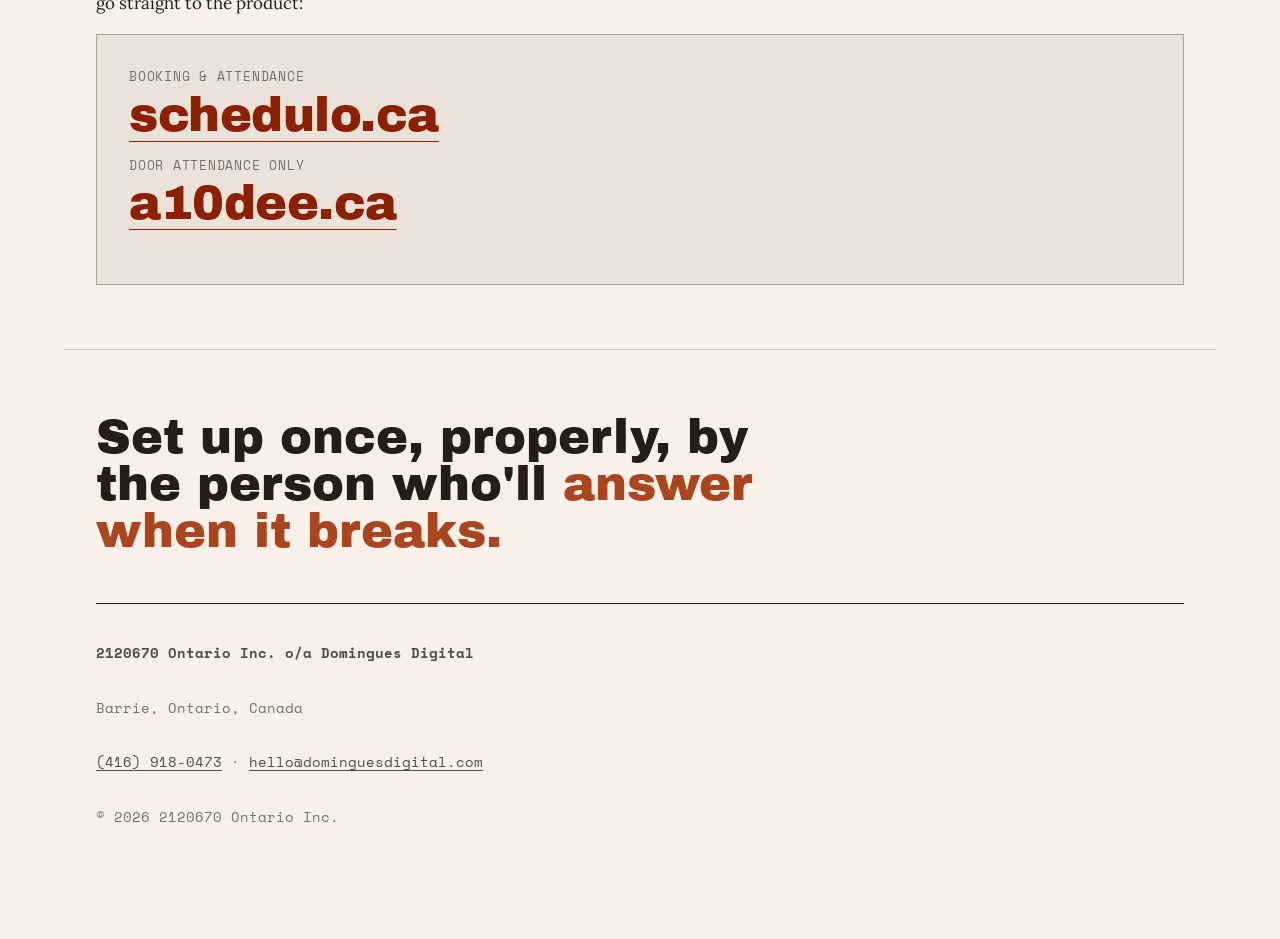
<file: variants/b-bold-poster/contact.html>
<!DOCTYPE html>
<html lang="en-CA">
<head>
<meta charset="utf-8">
<meta name="viewport" content="width=device-width, initial-scale=1">
<title>Contact — Domingues Digital, Barrie Ontario</title>
<meta name="description" content="Contact Domingues Digital in Barrie, Ontario. Websites, booking and attendance software setup, door tablets and Google Business Profile work. Serving Barrie, Simcoe County and the Greater Toronto Area.">
<link rel="canonical" href="https://dominguesdigital.com/contact.html">
<meta name="theme-color" content="#f6f3ea">

<link rel="preconnect" href="https://fonts.googleapis.com">
<link rel="preconnect" href="https://fonts.gstatic.com" crossorigin>
<link href="https://fonts.googleapis.com/css2?family=Archivo+Black&family=Lora:wght@400;700&family=Space+Mono:wght@400&display=swap" rel="stylesheet">
<link rel="stylesheet" href="site.css">

<script type="application/ld+json">
{
  "@context": "https://schema.org",
  "@type": "ContactPage",
  "url": "https://dominguesdigital.com/contact.html",
  "mainEntity": {
    "@type": "ProfessionalService",
    "@id": "https://dominguesdigital.com/#business",
    "name": "Domingues Digital",
    "legalName": "2120670 Ontario Inc.",
    "telephone": "+1-416-918-0473",
    "email": "hello@dominguesdigital.com",
    "url": "https://dominguesdigital.com/",
    "address": {
      "@type": "PostalAddress",
      "addressLocality": "Barrie",
      "addressRegion": "ON",
      "addressCountry": "CA"
    },
    "areaServed": [
      { "@type": "City", "name": "Barrie" },
      { "@type": "AdministrativeArea", "name": "Simcoe County" },
      { "@type": "AdministrativeArea", "name": "Greater Toronto Area" }
    ]
  }
}
</script>
</head>
<body>

<header class="masthead">
  <div class="wrap masthead__inner">
    <a class="wordmark" href="/">Domingues Digital</a>
    <span class="masthead__meta">Barrie &middot; on site &amp; remote</span>
  </div>
</header>

<main>

  <section class="hero wrap">
    <h1>Get in <span class="accent-word">touch.</span></h1>
    <p>Call or email, whichever you prefer. Tell me what you're running now and what's annoying you about it — that's enough to start.</p>
    <p>I answer myself. There's no queue, no ticket number, and no sales call waiting on the other end of it.</p>
    <p class="pull">No queue. No ticket number.</p>
    <div class="actions">
      <a class="btn btn--primary" href="tel:+14169180473">Call (416) 918-0473</a>
      <a class="btn" href="mailto:hello@dominguesdigital.com?subject=Enquiry%20from%20dominguesdigital.com">Send an email</a>
    </div>
  </section>

  <section class="wrap">
    <h2>Details</h2>
    <div class="contact-block">
      <ul class="contact-lines">
        <li>
          <span class="label">Phone</span>
          <a href="tel:+14169180473">(416) 918-0473</a>
        </li>
        <li>
          <span class="label">Email</span>
          <a href="mailto:hello@dominguesdigital.com">hello@dominguesdigital.com</a>
        </li>
        <li>
          <span class="label">Business</span>
          2120670 Ontario Inc. o/a Domingues Digital
        </li>
        <li>
          <span class="label">Based in</span>
          Barrie, Ontario, Canada
        </li>
        <li>
          <span class="label">On-site service area</span>
          Barrie &middot; Simcoe County &middot; Greater Toronto Area
        </li>
        <li>
          <span class="label">Remote</span>
          Anywhere in Ontario
        </li>
      </ul>
      <div class="actions">
        <a class="btn btn--primary" href="tel:+14169180473">Call (416) 918-0473</a>
        <a class="btn" href="/">Back to the start</a>
      </div>
    </div>
  </section>

  <section class="wrap">
    <h2>Already using one of the products?</h2>
    <p>For help with a booking or attendance system that's already running, it's quicker to go straight to the product:</p>
    <div class="contact-block">
      <ul class="contact-lines">
        <li><span class="label">Booking &amp; attendance</span><a href="https://schedulo.ca/" target="_blank" rel="noopener noreferrer">schedulo.ca</a></li>
        <li><span class="label">Door attendance only</span><a href="https://a10dee.ca/" target="_blank" rel="noopener noreferrer">a10dee.ca</a></li>
      </ul>
    </div>
  </section>

</main>

<footer class="foot wrap">
  <p class="foot__statement">Set up once, properly, by the person who'll <span class="accent-word">answer when it breaks.</span></p>
  <div class="legal">
    <p><strong>2120670 Ontario Inc. o/a Domingues Digital</strong></p>
    <p>Barrie, Ontario, Canada</p>
    <p><a href="tel:+14169180473">(416) 918-0473</a> &middot; <a href="mailto:hello@dominguesdigital.com">hello@dominguesdigital.com</a></p>
    <p>&copy; 2026 2120670 Ontario Inc.</p>
  </div>
</footer>

</body>
</html>
</file>
<file: site.css>
@import url("tokens.css");

*, *::before, *::after { box-sizing: border-box; }

html { scroll-behavior: smooth; -webkit-text-size-adjust: 100%; }
body { overflow-x: clip; margin: 0; background: var(--color-paper); color: var(--color-ink); font-family: var(--font-body); font-size: var(--text-base); line-height: var(--leading-body); font-synthesis: none; -webkit-font-smoothing: antialiased; }
img { display: block; max-width: 100%; }
a { color: var(--color-accent-ink); }

.wrap { width: 100%; max-width: 78rem; margin-inline: auto; padding-inline: var(--space-lg); }
/* Sticky glass masthead keeps nav visible without a React app. */
.masthead { position: sticky; top: 0; z-index: 20; border-bottom: 1px solid var(--color-rule); padding-block: 1.2rem; background: color-mix(in srgb, var(--color-paper) 88%, transparent); backdrop-filter: blur(14px); }
.masthead__inner { display: flex; align-items: center; gap: 1.5rem; }
.wordmark { display: inline-flex; align-items: center; gap: .55rem; color: var(--color-ink); font-family: var(--font-body); font-weight: 800; letter-spacing: -.06em; text-decoration: none; }
.wordmark > span:last-child { color: var(--color-accent); }
/* Custom SVG mark. Replaces the old generic letter-D tile. */
.wordmark__logo { display: block; width: 1.9rem; height: 1.9rem; border-radius: .5rem; flex-shrink: 0; }
.nav { display: flex; gap: 1.6rem; margin-left: auto; }
.nav a, .masthead__meta { color: var(--color-ink-2); font-size: .8rem; text-decoration: none; }
.nav a { font-weight: 700; }
.nav a[aria-current="page"] { color: var(--color-ink); }
.nav a:hover, .text-link:hover { color: var(--color-accent); }
.masthead__meta { display: inline-flex; align-items: center; gap: .45rem; font-family: var(--font-mono); font-size: .68rem; white-space: nowrap; }
/* Phone number in the header: local buyers call, they rarely fill forms. */
.masthead__meta a { color: var(--color-ink); font-weight: 600; text-decoration: none; }
.masthead__meta a:hover { color: var(--color-accent); }
/* Keyboard users can jump past the header. Hidden until focused. */
.skip { position: absolute; left: 1rem; top: -4rem; z-index: 50; padding: .6rem 1rem; border-radius: 999px; background: var(--color-ink); color: var(--color-paper); font-size: .8rem; font-weight: 700; text-decoration: none; }
.skip:focus { top: 1rem; }
.masthead__meta i, .eyebrow span, .signal { display: inline-block; width: .45rem; height: .45rem; border-radius: 50%; background: var(--color-coral); }

/* The hero pairs a confident editorial message with a product-like visual. */
.hero { display: grid; grid-template-columns: minmax(0, 1fr) minmax(25rem, .9fr); gap: clamp(2rem, 7vw, 7rem); align-items: center; min-height: 42rem; padding-block: 5.5rem 5rem; }
.eyebrow { margin: 0 0 1.4rem; color: var(--color-accent-ink); font-family: var(--font-mono); font-size: .68rem; font-weight: 400; letter-spacing: .1em; line-height: 1.4; text-transform: uppercase; }
.eyebrow span { width: .5rem; height: .5rem; margin-right: .65rem; vertical-align: 1px; }
h1, h2, h3 { margin-top: 0; }
h1, h2 { font-family: var(--font-display); font-weight: 400; letter-spacing: -.035em; line-height: 1.02; }
h1 { max-width: 8ch; margin-bottom: 1.6rem; font-size: var(--text-display); }
/* Soft entrance for the headline. CSS only — no React Bits on this site.
 * No blur filter: it repaints a huge text layer on low-end phones and can
 * be caught mid-frame by crawlers and screenshot tools. */
.hero h1 { animation: hero-in 520ms var(--ease-out) both; }
@keyframes hero-in {
  from { opacity: 0; transform: translateY(12px); }
  to { opacity: 1; transform: none; }
}
h1 em, h2 em { color: var(--color-accent); font-style: normal; }
.hero__lede { max-width: 36rem; margin: 0 0 2rem; color: var(--color-ink-2); font-size: clamp(1.05rem, 1.6vw, 1.3rem); line-height: 1.55; }
.actions { display: flex; flex-wrap: wrap; align-items: center; gap: 1.25rem; }
.btn { display: inline-flex; align-items: center; gap: 1rem; border: 0; border-radius: 999px; padding: .95rem 1.25rem .95rem 1.45rem; background: var(--color-ink); color: var(--color-paper); font-size: .86rem; font-weight: 700; text-decoration: none; transition: transform var(--dur-mid) var(--ease-out), background var(--dur-mid) var(--ease-out); }
.btn span { display: grid; width: 1.75rem; height: 1.75rem; place-items: center; border-radius: 50%; background: var(--color-accent); }
.btn:hover { background: var(--color-accent-ink); color: var(--color-paper); transform: translateY(-3px); }
.text-link { color: var(--color-ink); font-size: .86rem; font-weight: 700; text-underline-offset: .3rem; text-decoration-color: var(--color-rule-2); }
.text-link span { margin-left: .35rem; color: var(--color-accent); }
.hero__note { margin-top: 4rem; color: var(--color-ink-2); font-family: var(--font-mono); font-size: .68rem; line-height: 1.8; }
.hero__note strong { color: var(--color-ink); font-family: var(--font-body); font-size: .78rem; }
.signal { margin-right: .5rem; background: #48b38a; vertical-align: -1px; box-shadow: 0 0 0 .3rem #48b38a22; }

.hero__visual { position: relative; min-height: 31rem; display: grid; place-items: center; }
/* Capped to the viewport so the glow never causes sideways scroll on 320px phones. */
.visual__glow { position: absolute; width: min(22rem, 88vw); height: min(22rem, 88vw); border-radius: 50%; background: #cfdcff; filter: blur(1px); opacity: .8; }
.dashboard { position: relative; z-index: 1; width: min(100%, 31rem); overflow: hidden; border: 1px solid #ffffffaa; border-radius: 1.1rem; background: #fff; box-shadow: 0 2rem 5rem #182d5425, 0 .5rem 1.5rem #182d5410; transform: rotate(2.5deg); }
.dashboard__bar, .dashboard__footer, .list__label { display: flex; align-items: center; justify-content: space-between; }
.dashboard__bar { padding: .8rem 1rem; background: #f1f4f7; color: #8994a1; font-family: var(--font-mono); font-size: .57rem; text-transform: uppercase; }
.window-dots { display: flex; gap: .3rem; }.window-dots i { width: .42rem; height: .42rem; border-radius: 50%; background: #cad1d9; }.window-dots i:first-child { background: var(--color-coral); }
.dashboard__bar b { color: #b4beca; letter-spacing: .15em; }
.dashboard__head { display: flex; align-items: center; justify-content: space-between; padding: 1.7rem 1.7rem 1.2rem; }.dashboard small { display: block; color: #9aa5b2; font-size: .6rem; }.dashboard__head strong { display: block; margin-top: .3rem; font-size: .92rem; }.avatar { display: grid; width: 2.3rem; height: 2.3rem; place-items: center; border-radius: 50%; background: #e9edff; color: var(--color-accent-ink); font-size: .62rem; font-weight: 800; }
.dashboard__stats { display: grid; grid-template-columns: 1fr 1fr; gap: .8rem; padding: 0 1.7rem 1.2rem; }.dashboard__stats > div { padding: 1rem; border: 1px solid #e5e9ee; border-radius: .65rem; }.dashboard__stats strong { display: block; margin: .3rem 0; font-size: 1.55rem; letter-spacing: -.05em; }.dashboard__stats strong span { color: #9aa5b2; font-size: .7rem; letter-spacing: 0; }.dashboard__stats label { color: #43a17f; font-size: .58rem; }.dashboard__stats label.muted { color: #9aa5b2; }
.dashboard__list { margin: 0 1.7rem 1.2rem; padding: 1rem; border-radius: .65rem; background: #f6f8fa; }.list__label { margin-bottom: .6rem; color: #8994a1; font-size: .6rem; font-weight: 700; }.list__label span:last-child { color: var(--color-accent-ink); }.list__item { display: flex; align-items: center; gap: .6rem; padding-block: .7rem; border-top: 1px solid #e4e8ed; }.list__item > span { flex: 1; }.list__item strong, .list__item small { display: block; }.list__item strong { color: var(--color-ink); font-size: .67rem; }.list__item small { margin-top: .2rem; color: #9aa5b2; font-size: .57rem; }.list__item i { color: #8994a1; font-size: .57rem; font-style: normal; }.dot { width: .5rem; height: .5rem; border-radius: 50%; }.dot--blue { background: var(--color-accent); }.dot--coral { background: var(--color-coral); }
.dashboard__footer { padding: .8rem 1.7rem; color: #8994a1; font-size: .57rem; }.dashboard__footer strong { color: var(--color-ink); }.check { display: inline-grid; width: 1rem; height: 1rem; margin-right: .3rem; place-items: center; border-radius: 50%; background: #d9f4e8; color: #31916d; font-size: .6rem; }
.float-card { position: absolute; z-index: 2; display: flex; align-items: center; gap: .65rem; padding: .75rem .9rem; border: 1px solid #ffffffcc; border-radius: .75rem; background: #ffffffdd; box-shadow: 0 .8rem 2rem #182d5418; backdrop-filter: blur(8px); }.float-card small, .float-card strong { display: block; }.float-card small { color: #8994a1; font-size: .58rem; }.float-card strong { margin-top: .2rem; font-size: .65rem; }.float-card--top { top: 13%; right: -2%; }.float-card--bottom { bottom: 12%; left: -5%; }.float-icon { display: grid; width: 1.75rem; height: 1.75rem; place-items: center; border-radius: .5rem; background: #e9edff; color: var(--color-accent); }.float-icon--coral { background: #ffebe7; color: var(--color-coral); }

.proof-band { border-block: 1px solid var(--color-rule); background: var(--color-paper-2); }.proof-band__inner { display: flex; align-items: center; gap: 1.6rem; padding-block: 1.4rem; }.proof-band .eyebrow { margin: 0; white-space: nowrap; }.proof-band p { margin: 0; font-family: var(--font-display); font-size: 1.35rem; }.proof-line { width: 4rem; height: 1px; background: var(--color-rule-2); }.proof-detail { color: var(--color-ink-2); font-family: var(--font-mono); font-size: .62rem; }
.section { padding-block: 8rem; }.section__intro { display: grid; grid-template-columns: .8fr 1.25fr 1fr; gap: 2rem; align-items: start; margin-bottom: 3.5rem; }.section__intro .eyebrow { margin: .5rem 0 0; }.section__intro h2 { margin: 0; font-size: var(--text-2xl); }.section__intro > p:last-child { margin: .45rem 0 0; color: var(--color-ink-2); font-size: .9rem; }
.products { display: grid; grid-template-columns: 1.2fr .8fr; gap: 1rem; }.product { position: relative; min-height: 28rem; overflow: hidden; border-radius: var(--radius-md); padding: 2.2rem; color: var(--color-paper); text-decoration: none; transition: transform var(--dur-mid) var(--ease-out), box-shadow var(--dur-mid) var(--ease-out); }.product:hover { color: var(--color-paper); transform: translateY(-6px); box-shadow: 0 1.5rem 3rem #14203325; }.product--primary { background: var(--color-night); }.product--secondary { background: var(--color-accent); }.product__number { color: #ffffff70; font-family: var(--font-mono); font-size: .65rem; }.product__top { display: flex; justify-content: space-between; margin-top: 3rem; }.tag { color: #ffffff99; font-family: var(--font-mono); font-size: .62rem; text-transform: uppercase; }.arrow { display: grid; width: 2.2rem; height: 2.2rem; place-items: center; border: 1px solid #ffffff45; border-radius: 50%; }.product h3 { margin: .8rem 0 .7rem; font-family: var(--font-display); font-size: 2.8rem; font-weight: 400; }.product p { max-width: 32rem; margin: 0; color: #ffffffad; font-size: .88rem; line-height: 1.65; }.product__link { position: absolute; bottom: 2.2rem; left: 2.2rem; font-size: .72rem; font-weight: 700; }.product__link b { margin-left: .4rem; }.product__visual { position: absolute; right: 2.2rem; bottom: 2.2rem; width: 10rem; height: 5.5rem; border: 1px solid #ffffff30; border-radius: .55rem; padding: .7rem; opacity: .8; transform: rotate(-5deg); }.mini-window { display: flex; gap: .2rem; }.mini-window i { width: .3rem; height: .3rem; border-radius: 50%; background: #ffffff70; }.mini-bars { display: flex; align-items: end; gap: .3rem; height: 3rem; margin-top: .4rem; }.mini-bars b { width: .65rem; border-radius: .15rem .15rem 0 0; background: #7085e9; }.mini-bars b:nth-child(1) { height: 45%; }.mini-bars b:nth-child(2) { height: 70%; }.mini-bars b:nth-child(3) { height: 55%; }.mini-bars b:nth-child(4) { height: 90%; }.mini-bars b:nth-child(5) { height: 76%; }.mini-pill { position: absolute; top: .7rem; right: .7rem; color: #aab9ff; font-size: .5rem; }.scan-visual { position: absolute; right: 2.5rem; bottom: 2.5rem; display: grid; place-items: center; width: 8rem; height: 8rem; border: 1px solid #ffffff35; border-radius: 50%; }.scan-visual__circle { font-size: 3.8rem; font-weight: 200; line-height: 1; transform: rotate(-20deg); }.scan-visual__line { position: absolute; width: 6rem; height: 1px; background: #ffffff88; transform: rotate(-35deg); }.scan-visual small { position: absolute; bottom: -1.8rem; color: #ffffff99; font-family: var(--font-mono); font-size: .5rem; }
.product__logo { display: flex; align-items: center; min-height: 4.8rem; margin: 2rem 0 1rem !important; }.product__logo img { width: 14rem; height: auto; }.product__logo--a10dee img { width: 3.8rem; margin-right: .8rem; }.product__logo--a10dee span { color: #d7f0ed; font-family: "Syne", var(--font-body); font-size: 2.4rem; font-weight: 700; letter-spacing: -.07em; }.product__signature { position: absolute; right: 2.2rem; bottom: 2.35rem; color: #ffffff99; font-family: var(--font-mono); font-size: .52rem; letter-spacing: .04em; text-transform: uppercase; }.product__signature i { display: inline-block; width: .28rem; height: .28rem; margin: 0 .45rem; border-radius: 50%; background: currentColor; vertical-align: 1px; }.product--primary .product__signature { color: #9daaff; }.product--secondary .product__signature { color: #b3f2e7; }
.portfolio-hero { display: grid; grid-template-columns: 1.2fr .8fr; gap: 4rem; align-items: end; padding-block: 7rem 5rem; border-bottom: 1px solid var(--color-rule); }.portfolio-hero h1 { max-width: 9ch; }.portfolio-hero__aside { max-width: 28ch; margin: 0 0 .6rem; color: var(--color-ink-2); font-size: .95rem; }.portfolio-products { display: grid; grid-template-columns: 1fr 1fr; gap: 1rem; padding-block: 5rem 7rem; }.portfolio-product { position: relative; min-height: 27rem; overflow: hidden; border-radius: var(--radius-md); padding: 2.5rem; color: var(--color-ink); text-decoration: none; transition: transform var(--dur-mid) var(--ease-out), box-shadow var(--dur-mid) var(--ease-out); }.portfolio-product:hover { color: var(--color-ink); transform: translateY(-5px); box-shadow: 0 1.5rem 3rem #14203320; }.portfolio-product--schedulo { background: #e9eaff; }.portfolio-product--a10dee { background: #d9edeb; }.portfolio-product__head { display: flex; align-items: center; justify-content: space-between; }.portfolio-product__index { color: #111b2b66; font-family: var(--font-mono); font-size: .65rem; }.live-status { display: inline-flex; align-items: center; gap: .45rem; color: #1b765a; font-family: var(--font-mono); font-size: .62rem; letter-spacing: .05em; text-transform: uppercase; }.live-status i { width: .45rem; height: .45rem; border-radius: 50%; background: #42ae83; box-shadow: 0 0 0 .3rem #42ae8325; }.portfolio-product__logo { width: min(17rem, 80%); height: auto; margin: 4.2rem 0 1.5rem; }.portfolio-product > p { max-width: 28ch; margin: 0; color: #27374eaa; font-size: .9rem; line-height: 1.6; }.portfolio-product__link { position: absolute; bottom: 2.5rem; left: 2.5rem; font-size: .75rem; font-weight: 700; }.portfolio-product__link b { margin-left: .45rem; color: var(--color-accent); }.portfolio-product__a10dee-brand { display: flex; align-items: center; gap: 1rem; margin: 3.2rem 0 1.5rem; }.portfolio-product__a10dee-brand img { width: 4.8rem; height: 4.8rem; border-radius: 1rem; }.portfolio-product__a10dee-brand strong { color: #14212b; font-family: "Syne", var(--font-body); font-size: 3rem; letter-spacing: -.08em; }.portfolio-development { display: grid; grid-template-columns: .8fr 1.2fr; gap: 4rem; align-items: start; padding-block: 4rem; border-top: 1px solid var(--color-rule); border-bottom: 1px solid var(--color-rule); }.portfolio-development h2 { margin: 0; font-size: var(--text-2xl); }.portfolio-development p { max-width: 42ch; margin: 1rem 0 0; color: var(--color-ink-2); font-size: .9rem; }.development-badge { display: inline-block; padding: .45rem .7rem; border: 1px solid var(--color-rule-2); border-radius: 999px; color: var(--color-ink-2); font-family: var(--font-mono); font-size: .61rem; text-transform: uppercase; }.portfolio-service { display: grid; grid-template-columns: 1fr 1fr auto; gap: 3rem; align-items: end; padding-block: 6rem 8rem; }.portfolio-service h2 { max-width: 12ch; margin: 0; font-size: var(--text-2xl); }.portfolio-service > p { max-width: 28ch; margin: 0; color: var(--color-ink-2); font-size: .88rem; }.portfolio-service .text-link { white-space: nowrap; }

.section--services { border-top: 1px solid var(--color-rule); }.service-grid { display: grid; grid-template-columns: repeat(3, 1fr); gap: 1px; border-block: 1px solid var(--color-rule); }.service-grid article { min-height: 15rem; padding: 1.8rem 1.5rem 1.5rem 0; border-right: 1px solid var(--color-rule); }.service-grid article:not(:first-child) { padding-left: 1.5rem; }.service-grid article:last-child { border: 0; }.service-grid article > span { color: var(--color-accent); font-family: var(--font-mono); font-size: .65rem; }.service-grid h3 { max-width: 13ch; margin: 2.8rem 0 .7rem; font-size: 1.1rem; }.service-grid p { max-width: 29ch; margin: 0; color: var(--color-ink-2); font-size: .82rem; }.service-feature-link, .contact-service-link { display: inline-block; margin-top: 1rem; font-size: .72rem; font-weight: 700; text-underline-offset: .3rem; }.service-feature-link span, .contact-service-link span { margin-left: .35rem; color: var(--color-accent); }
.story { display: grid; grid-template-columns: .9fr 1fr; gap: clamp(3rem, 9vw, 9rem); align-items: center; padding-block: 5rem 8rem; }.story__image { position: relative; max-width: 31rem; }.story__image img { width: 100%; aspect-ratio: 4 / 5; object-fit: cover; object-position: 70% center; border-radius: var(--radius-md); filter: saturate(.8); }.image-caption { position: absolute; right: -1.5rem; bottom: 1.5rem; padding: .8rem 1rem; border-radius: .5rem; background: var(--color-ink); color: var(--color-paper); font-size: .7rem; line-height: 1.4; }.image-caption small { color: #ffffff99; font-size: .58rem; }.story__copy h2 { max-width: 12ch; font-size: var(--text-2xl); }.story__copy p:not(.eyebrow) { max-width: 40ch; color: var(--color-ink-2); font-size: .9rem; }
.process-section { border-top: 1px solid var(--color-rule); }.process { display: grid; grid-template-columns: repeat(3, 1fr); gap: 1rem; margin: 0; padding: 0; list-style: none; }.process li { display: flex; gap: 1.2rem; padding-top: 1rem; border-top: 2px solid var(--color-ink); }.process li > span { color: var(--color-accent); font-family: var(--font-mono); font-size: .65rem; }.process h3 { margin: -.2rem 0 .6rem; font-size: 1rem; }.process p { margin: 0; color: var(--color-ink-2); font-size: .8rem; }
.cta { display: flex; align-items: end; justify-content: space-between; gap: 2rem; margin-bottom: 5rem; border-radius: var(--radius-lg); padding: 4rem; background: var(--color-accent); color: var(--color-paper); }.cta .eyebrow { color: #ffffffaa; }.cta h2 { margin: 0; font-size: clamp(2.4rem, 5vw, 4.6rem); }.btn--light { background: var(--color-paper); color: var(--color-ink); }.btn--light:hover { background: #fff; color: var(--color-accent-ink); }
.service-hero { display: grid; grid-template-columns: 1fr .8fr; gap: 4rem; align-items: center; min-height: 39rem; padding-block: 6rem 5rem; }.service-hero h1 { max-width: 10ch; }.service-hero__visual { position: relative; display: grid; width: min(22rem, 100%); aspect-ratio: 1; margin-inline: auto; place-items: center; border: 1px solid var(--color-rule-2); border-radius: 50%; background: radial-gradient(circle, #dfe6ff 0, #f7f8f500 64%); color: var(--color-accent); font-family: var(--font-mono); }.service-hero__visual::before, .service-hero__visual::after { position: absolute; content: ""; border: 1px solid var(--color-rule); border-radius: 50%; }.service-hero__visual::before { inset: 2rem; }.service-hero__visual::after { inset: 4rem; border-color: var(--color-accent); opacity: .35; }.service-hero__visual > span { position: absolute; top: 2rem; left: 3rem; font-size: .62rem; letter-spacing: .1em; }.service-hero__visual strong { z-index: 1; color: var(--color-ink); font-family: var(--font-display); font-size: 2.5rem; font-weight: 400; letter-spacing: -.04em; line-height: .9; text-align: center; }.service-hero__visual i { position: absolute; right: 2.2rem; bottom: 4rem; width: .75rem; height: .75rem; border-radius: 50%; background: var(--color-coral); box-shadow: 0 0 0 .5rem #ef755d22; }.service-hero__visual small { position: absolute; bottom: 2rem; color: var(--color-ink-2); font-size: .52rem; letter-spacing: .08em; }.service-detail { padding-block: 8rem; border-top: 1px solid var(--color-rule); }.service-deliverables { display: grid; grid-template-columns: repeat(2, 1fr); gap: 1px; border-block: 1px solid var(--color-rule); }.service-deliverables article { min-height: 13rem; padding: 1.5rem 2rem 1.5rem 0; border-right: 1px solid var(--color-rule); }.service-deliverables article:nth-child(even) { padding-left: 2rem; border-right: 0; }.service-deliverables article:nth-child(n + 3) { border-top: 1px solid var(--color-rule); }.service-deliverables span { color: var(--color-accent); font-family: var(--font-mono); font-size: .65rem; }.service-deliverables h3 { max-width: 19ch; margin: 2rem 0 .6rem; font-size: 1.05rem; }.service-deliverables p { max-width: 36ch; margin: 0; color: var(--color-ink-2); font-size: .82rem; }.service-process { display: grid; grid-template-columns: .8fr 1.2fr; gap: 4rem; padding-block: 5rem 8rem; border-top: 1px solid var(--color-rule); }.service-process h2, .service-area-band h2 { font-size: var(--text-2xl); }.service-process .process { grid-template-columns: 1fr; }.service-area-band { display: grid; grid-template-columns: 1fr 1fr; gap: 4rem; align-items: center; margin-bottom: 5rem; border-radius: var(--radius-md); padding-block: 3rem; background: var(--color-paper-2); }.service-area-band h2 { margin: 0; }.service-area-band > p { max-width: 40ch; margin: 0; color: var(--color-ink-2); font-size: .9rem; }
.contact-hero { display: grid; grid-template-columns: 1fr .7fr; gap: 2rem; align-items: center; padding-block: 7rem 5rem; }.contact-hero h1 { max-width: 9ch; }.contact-orbit { position: relative; display: grid; width: min(19rem, 60vw); aspect-ratio: 1; margin-inline: auto; place-items: center; border: 1px solid var(--color-rule-2); border-radius: 50%; color: var(--color-accent); font-family: var(--font-mono); font-size: .7rem; }.contact-orbit::before, .contact-orbit::after { position: absolute; content: ""; border: 1px solid var(--color-rule); border-radius: 50%; }.contact-orbit::before { inset: 1.8rem; }.contact-orbit::after { inset: 3.7rem; border-color: var(--color-accent); opacity: .35; }.contact-orbit i { position: absolute; top: 1rem; right: 3rem; width: .7rem; height: .7rem; border-radius: 50%; background: var(--color-coral); box-shadow: 0 0 0 .5rem #ef755d22; }.contact-orbit b { z-index: 1; color: var(--color-ink); font-family: var(--font-display); font-size: 1.8rem; font-weight: 400; letter-spacing: -.04em; line-height: .9; text-align: center; }.contact-grid { display: grid; grid-template-columns: 1.1fr .9fr; gap: 1rem; padding-bottom: 8rem; }.contact-panel { border-radius: var(--radius-md); padding: 2.5rem; background: var(--color-night); color: var(--color-paper); }.contact-panel .eyebrow { color: #ffffff99; }.contact-panel h2 { margin-bottom: .7rem; font-size: 2.8rem; }.contact-panel > p:not(.eyebrow) { max-width: 34ch; margin-bottom: 2.5rem; color: #ffffffad; font-size: .9rem; }.contact-detail { display: flex; flex-wrap: wrap; align-items: baseline; justify-content: space-between; gap: .25rem 1rem; padding-block: 1rem; border-top: 1px solid #ffffff25; }
.contact-detail a { overflow-wrap: anywhere; }.contact-detail span { color: #ffffff80; font-family: var(--font-mono); font-size: .63rem; text-transform: uppercase; }.contact-detail a { color: var(--color-paper); font-size: .95rem; font-weight: 700; }.contact-panel .actions { margin-top: 1.5rem; }.contact-aside { border: 1px solid var(--color-rule); border-radius: var(--radius-md); padding: 2.5rem; }.contact-aside h3 { margin-bottom: 1.5rem; font-family: var(--font-display); font-size: 1.7rem; font-weight: 400; }.contact-aside ul { margin: 0 0 2.5rem; padding: 0; list-style: none; }.contact-aside li { padding: .7rem 0 .7rem 1.5rem; border-top: 1px solid var(--color-rule); font-size: .82rem; }.contact-aside li::before { content: "↗"; margin-left: -1.5rem; margin-right: .7rem; color: var(--color-accent); }.service-area { display: grid; grid-template-columns: .7fr 1.3fr; gap: .55rem 1rem; padding-top: 1.2rem; border-top: 1px solid var(--color-rule); }.service-area span { color: var(--color-ink-3); font-family: var(--font-mono); font-size: .62rem; text-transform: uppercase; }.service-area strong { font-size: .7rem; }.support-section { display: grid; grid-template-columns: .8fr 1.2fr; gap: 4rem; align-items: start; padding-block: 5rem 8rem; border-top: 1px solid var(--color-rule); }.support-section h2 { margin-bottom: .7rem; font-size: var(--text-2xl); }.support-section > div > p:last-child { max-width: 32ch; color: var(--color-ink-2); font-size: .85rem; }.support-links { border-top: 1px solid var(--color-rule); }.support-links a { display: flex; justify-content: space-between; gap: 1rem; padding: 1.3rem 0; border-bottom: 1px solid var(--color-rule); color: var(--color-ink); text-decoration: none; }.support-links span { color: var(--color-ink-2); font-size: .75rem; }.support-links strong { font-size: .85rem; }.support-links b { margin-left: .8rem; color: var(--color-accent); }
.foot { padding-block: 3rem 4rem; border-top: 1px solid var(--color-rule); }.foot__top { display: flex; justify-content: space-between; gap: 2rem; padding-bottom: 4rem; }.foot__top p { margin: 0; color: var(--color-ink-2); font-family: var(--font-display); font-size: 1.2rem; line-height: 1.15; text-align: right; }.legal { display: flex; justify-content: space-between; gap: 1rem; color: var(--color-ink-2); font-size: .68rem; }.legal p { margin: 0; }.legal a { color: inherit; }
a:focus-visible, .btn:focus-visible { outline: 3px solid var(--color-coral); outline-offset: 4px; border-radius: var(--radius-sm); }

@media (max-width: 60rem) { .hero { grid-template-columns: 1fr; padding-block: 4rem; }.hero__visual { max-width: 40rem; margin: 0 auto; width: 100%; }.section__intro { grid-template-columns: .6fr 1fr; }.section__intro > p:last-child { grid-column: 2; }.story { gap: 3rem; } }
@media (max-width: 48rem) { .wrap { padding-inline: 1.25rem; }.masthead__inner { flex-wrap: wrap; }.masthead__meta { order: 3; width: 100%; }.nav { gap: 1rem; }.hero { min-height: 0; padding-block: 4rem 3rem; }.hero__note { margin-top: 2.5rem; }.hero__visual { min-height: 25rem; }.float-card--top { right: -1%; }.float-card--bottom { left: -1%; }.dashboard { transform: rotate(1deg); }.proof-band__inner { flex-wrap: wrap; gap: .7rem 1rem; }.proof-band p { width: 100%; order: 2; }.proof-line, .proof-detail { display: none; }.section { padding-block: 5rem; }.section__intro, .products, .service-grid, .story, .process, .contact-hero, .contact-grid, .support-section, .service-hero, .service-process, .service-area-band { grid-template-columns: minmax(0, 1fr); }.section__intro > p:last-child { grid-column: auto; }.products { gap: .75rem; }.product { min-height: 25rem; }.service-grid { gap: 0; }.service-grid article, .service-grid article:not(:first-child) { min-height: 0; padding: 1.5rem 0; border-right: 0; border-bottom: 1px solid var(--color-rule); }.service-grid article:last-child { border-bottom: 0; }.service-grid h3 { margin-top: 1.5rem; }.story { padding-block: 2rem 5rem; }.story__image { max-width: 25rem; margin-inline: auto; }.image-caption { right: -.5rem; }.process { gap: 1.5rem; }.cta { align-items: start; flex-direction: column; margin-bottom: 3rem; padding: 2rem 1.5rem; border-radius: var(--radius-md); }.foot__top, .legal { flex-direction: column; }.foot__top p { text-align: left; }.legal { gap: .5rem; }.contact-hero { padding-block: 4rem; }.contact-orbit { width: 15rem; }.contact-grid, .support-section { padding-bottom: 5rem; }.contact-panel, .contact-aside { padding: 1.5rem; }.support-section { gap: 2.5rem; }.service-hero { gap: 2.5rem; padding-block: 4rem; }.service-hero__visual { width: 15rem; }.service-detail { padding-block: 5rem; }.service-deliverables { grid-template-columns: 1fr; }.service-deliverables article, .service-deliverables article:nth-child(even) { min-height: 0; padding: 1.5rem 0; border-right: 0; border-bottom: 1px solid var(--color-rule); }.service-deliverables article:nth-child(n + 3) { border-top: 0; }.service-deliverables article:last-child { border-bottom: 0; }.service-process { gap: 2.5rem; padding-block: 4rem 5rem; }.service-area-band { gap: 1.5rem; margin-bottom: 3rem; padding: 2rem 1.5rem; } }
/* Concept work cards on products.html. Screenshot on top, honest badge, two actions. */
.work { padding-block: 5rem 6rem; border-top: 1px solid var(--color-rule); }
/* Anchor links (#work, #services, #contact) land below the sticky header, not under it.
 * Header is three rows tall on phones, so the offset grows there. */
section[id] { scroll-margin-top: 4.5rem; }
@media (max-width: 48rem) { section[id] { scroll-margin-top: 9.5rem; } }
.work .section__intro { margin-bottom: 3rem; }
/* auto-fit: two or three cards both fill the row without an empty slot. */
.work-grid { display: grid; grid-template-columns: repeat(auto-fit, minmax(min(100%, 20rem), 1fr)); gap: 1.25rem; }
.work-card { display: flex; flex-direction: column; border: 1px solid var(--color-rule); border-radius: var(--radius-md); background: #fff; overflow: hidden; transition: transform var(--dur-mid) var(--ease-out), box-shadow var(--dur-mid) var(--ease-out); }
.work-card:hover { transform: translateY(-4px); box-shadow: 0 1.5rem 3rem #14203318; }
.work-card__shot { display: block; aspect-ratio: 16 / 10; overflow: hidden; border-bottom: 1px solid var(--color-rule); background: var(--color-paper-2, #eef0ec); }
.work-card__shot img { display: block; width: 100%; height: 100%; object-fit: cover; object-position: top; }
.work-card__body { display: flex; flex-direction: column; flex: 1; gap: .55rem; padding: 1.25rem 1.35rem 1.4rem; }
.work-card h3 { margin: 0; font-size: 1.15rem; letter-spacing: -.02em; }
.work-card p { margin: 0; color: var(--color-ink-2); font-size: .92rem; }
.work-card__links { display: flex; flex-wrap: wrap; align-items: center; justify-content: space-between; gap: .5rem 1rem; margin-top: auto; padding-top: .9rem; }
.work-card__claim { color: var(--color-accent); font-size: .82rem; font-weight: 700; text-decoration: none; }
.work-card__claim:hover { text-decoration: underline; }
/* Mono badge so "concept, not live" is read as a fact, not a tagline. */
.concept-badge { align-self: flex-start; padding: .3rem .6rem; border-radius: 999px; background: #fff1ec; color: #a8452e; font-family: var(--font-mono); font-size: .62rem; letter-spacing: .1em; text-transform: uppercase; }
.work__note { max-width: 62ch; margin: 2rem 0 0; color: var(--color-ink-2); font-size: .82rem; }
@media (max-width: 40rem) { .work { padding-block: 3.5rem 4rem; } }

/* minmax(0,1fr) instead of 1fr: a plain 1fr track grows to fit long words
 * (e.g. the email address) and pushes the page wider than a 320px phone. */
@media (max-width: 48rem) { .portfolio-hero, .portfolio-products, .portfolio-development, .portfolio-service { grid-template-columns: minmax(0, 1fr); }.portfolio-hero { gap: 2.5rem; padding-block: 4rem; }.portfolio-products { gap: .75rem; padding-block: 4rem 5rem; }.portfolio-product { min-height: 24rem; padding: 1.5rem; }.portfolio-product__logo { margin-top: 3rem; }.portfolio-product__a10dee-brand { margin-top: 2.5rem; }.portfolio-product__link { bottom: 1.5rem; left: 1.5rem; }.portfolio-development { gap: 2rem; padding-block: 3rem; }.portfolio-service { gap: 1.5rem; padding-block: 4rem 5rem; } }
@media (prefers-reduced-motion: reduce) { html { scroll-behavior: auto; } *, *::before, *::after { animation-duration: .01ms !important; transition-duration: .01ms !important; } }
</file>
<file: variants/a-dark-technical/site.css>
/* Variant A — "dark technical" · site.css */

@import url("tokens.css");

*, *::before, *::after { box-sizing: border-box; }

html, body { overflow-x: clip; margin: 0; padding: 0; }

body {
  background: var(--paper);
  color: var(--ink);
  font-family: var(--font-body);
  font-size: var(--text-base);
  line-height: var(--leading-body);
  -webkit-font-smoothing: antialiased;
}

.wrap {
  width: 100%;
  max-width: 76rem;
  margin-inline: auto;
  padding-inline: var(--sp-4);
}
@media (min-width: 48rem) { .wrap { padding-inline: var(--sp-8); } }

/* ---------- masthead ---------- */

.masthead {
  position: sticky;
  top: 0;
  z-index: 10;
  background: color-mix(in oklch, var(--paper) 88%, transparent);
  backdrop-filter: blur(10px);
  border-bottom: 1px solid var(--rule);
}

.masthead__inner {
  display: flex;
  align-items: center;
  justify-content: space-between;
  gap: var(--sp-4);
  padding-block: var(--sp-4);
}

.wordmark {
  font-family: var(--font-display);
  font-weight: 600;
  font-size: var(--text-lg);
  letter-spacing: -0.01em;
  color: var(--ink);
  text-decoration: none;
  min-width: 0;
  overflow-wrap: anywhere;
}
.wordmark:hover { color: var(--accent-strong); }

.masthead__meta {
  font-family: var(--font-mono);
  font-size: var(--text-xs);
  color: var(--ink-3);
  white-space: nowrap;
}

/* ---------- hero ---------- */

.hero {
  padding-block: var(--sp-16) var(--sp-12);
  border-bottom: 1px solid var(--rule);
}

.hero h1 {
  font-family: var(--font-display);
  font-weight: 500;
  font-size: var(--text-hero);
  line-height: var(--leading-tight);
  letter-spacing: -0.02em;
  margin: 0 0 var(--sp-6);
  max-width: 24ch;
  min-width: 0;
  overflow-wrap: anywhere;
  text-wrap: balance;
}

.hero p {
  max-width: var(--measure);
  color: var(--ink-2);
  margin: 0 0 var(--sp-4);
  font-size: var(--text-lg);
}

.hero .actions { margin-top: var(--sp-8); }

/* ---------- sections ---------- */

section { padding-block: var(--sp-12); border-bottom: 1px solid var(--rule); }

h2 {
  font-family: var(--font-display);
  font-weight: 500;
  font-size: var(--text-h2);
  line-height: var(--leading-snug);
  letter-spacing: -0.01em;
  margin: 0 0 var(--sp-6);
  max-width: 30ch;
  min-width: 0;
  overflow-wrap: anywhere;
}

h3 {
  font-family: var(--font-body);
  font-weight: 600;
  font-size: var(--text-base);
  margin: 0 0 var(--sp-2);
  min-width: 0;
  overflow-wrap: anywhere;
}

p { max-width: var(--measure); }

/* ---------- services: workbench grid ---------- */

.services {
  list-style: none;
  margin: 0;
  padding: 0;
  display: grid;
  gap: 1px;
  background: var(--rule);
  border: 1px solid var(--rule);
  grid-template-columns: minmax(0, 1fr);
}
@media (min-width: 48rem) {
  .services { grid-template-columns: repeat(2, minmax(0, 1fr)); }
}

.services li {
  background: var(--paper);
  padding: var(--sp-6);
  min-width: 0;
}

.services li:hover { background: var(--paper-2); }

.services .meta {
  font-family: var(--font-mono);
  font-size: var(--text-xs);
  color: var(--ink-3);
  display: block;
  margin-bottom: var(--sp-2);
  letter-spacing: 0.04em;
}

.services p { margin: 0; color: var(--ink-2); }

/* ---------- products ---------- */

.products {
  display: grid;
  gap: var(--sp-6);
  grid-template-columns: minmax(0, 1fr);
}
@media (min-width: 48rem) {
  .products { grid-template-columns: repeat(2, minmax(0, 1fr)); }
}

.product {
  border: 1px solid var(--rule-2);
  border-radius: var(--sp-2);
  padding: var(--sp-6);
  background: var(--paper-3);
  transition: transform var(--dur-mid) var(--ease-out), border-color var(--dur-mid) var(--ease-out);
}
.product:hover {
  transform: translateY(-2px);
  border-color: var(--accent);
}

.product h3 {
  font-family: var(--font-display);
  font-weight: 600;
  font-size: var(--text-lg);
}

.product p { margin: 0 0 var(--sp-4); color: var(--ink-2); max-width: none; }

/* ---------- process: numbered rows ---------- */

.process { list-style: none; margin: 0; padding: 0; }

.process li {
  display: grid;
  gap: var(--sp-2);
  grid-template-columns: minmax(0, 1fr);
  padding-block: var(--sp-4);
  border-bottom: 1px solid var(--rule);
}
@media (min-width: 48rem) {
  .process li { grid-template-columns: 3rem minmax(0, 1fr); gap: var(--sp-4); }
}

.process .num {
  font-family: var(--font-mono);
  font-size: var(--text-sm);
  color: var(--accent);
  padding-top: 0.15em;
}

.process p { margin: 0; color: var(--ink-2); }

/* ---------- contact ---------- */

.contact-lines {
  list-style: none;
  margin: 0 0 var(--sp-6);
  padding: 0;
  display: grid;
  gap: var(--sp-4);
}

.contact-lines a {
  font-family: var(--font-display);
  font-size: var(--text-h2);
  font-weight: 500;
  letter-spacing: -0.01em;
}

.label {
  display: block;
  font-family: var(--font-mono);
  font-size: var(--text-xs);
  letter-spacing: 0.05em;
  color: var(--ink-3);
  margin-bottom: var(--sp-1);
  text-transform: uppercase;
}

/* ---------- links ---------- */

a { color: var(--accent); text-decoration-thickness: 1px; text-underline-offset: 0.18em; }
a:hover { color: var(--accent-strong); }

a:focus-visible, .btn:focus-visible {
  outline: 2px solid var(--focus-ring);
  outline-offset: 3px;
  border-radius: 2px;
}

/* ---------- buttons ---------- */

.actions { display: flex; flex-wrap: wrap; gap: var(--sp-3); }

.btn {
  display: inline-block;
  font-family: var(--font-body);
  font-weight: 600;
  font-size: var(--text-base);
  line-height: 1.2;
  white-space: nowrap;
  padding: var(--sp-3) var(--sp-6);
  border: 1px solid var(--rule-2);
  border-radius: var(--sp-1);
  background: transparent;
  color: var(--ink);
  text-decoration: none;
  transition: border-color var(--dur-fast) var(--ease-out), color var(--dur-fast) var(--ease-out),
              background var(--dur-fast) var(--ease-out), transform var(--dur-fast) var(--ease-out);
}
.btn:hover { border-color: var(--accent); color: var(--accent-strong); }
.btn:active { transform: translateY(1px); }

.btn--primary {
  background: var(--ink);
  border-color: var(--ink);
  color: var(--paper);
}
.btn--primary:hover { background: var(--accent); border-color: var(--accent); color: var(--paper); }

/* ---------- footer ---------- */

.foot { padding-block: var(--sp-12) var(--sp-16); }

.foot__statement {
  font-family: var(--font-display);
  font-weight: 500;
  font-size: var(--text-h2);
  line-height: var(--leading-tight);
  letter-spacing: -0.01em;
  margin: 0 0 var(--sp-8);
  max-width: 26ch;
  min-width: 0;
  overflow-wrap: anywhere;
}

.legal {
  font-family: var(--font-mono);
  font-size: var(--text-sm);
  color: var(--ink-3);
  border-top: 1px solid var(--rule);
  padding-top: var(--sp-6);
  display: grid;
  gap: var(--sp-1);
  max-width: none;
}
.legal strong { color: var(--ink-2); font-weight: 600; }
.legal a { color: var(--ink-2); }
.legal a:hover { color: var(--accent-strong); }

/* ---------- reduced motion ---------- */

@media (prefers-reduced-motion: reduce) {
  *, *::before, *::after {
    animation-duration: 0.01ms !important;
    animation-iteration-count: 1 !important;
    transition-duration: 0.01ms !important;
  }
}
</file>
<file: variants/a2-warm-workbench/site.css>
/* Variant A2 — "technical on warm paper" · site.css */

@import url("tokens.css");

*, *::before, *::after { box-sizing: border-box; }

html, body { overflow-x: clip; margin: 0; padding: 0; }

body {
  background: var(--paper);
  color: var(--ink);
  font-family: var(--font-body);
  font-size: var(--text-base);
  line-height: var(--leading-body);
  -webkit-font-smoothing: antialiased;
}

.wrap {
  width: 100%;
  max-width: 76rem;
  margin-inline: auto;
  padding-inline: var(--sp-4);
}
@media (min-width: 48rem) { .wrap { padding-inline: var(--sp-8); } }

/* ---------- masthead ---------- */

.masthead {
  position: sticky;
  top: 0;
  z-index: 10;
  background: color-mix(in oklch, var(--paper) 92%, transparent);
  backdrop-filter: blur(10px);
  border-bottom: 1px solid var(--rule-2);
}

.masthead__inner {
  display: flex;
  align-items: center;
  justify-content: space-between;
  gap: var(--sp-4);
  padding-block: var(--sp-4);
}

.wordmark {
  font-family: var(--font-display);
  font-weight: 600;
  font-size: var(--text-lg);
  letter-spacing: -0.01em;
  color: var(--ink);
  text-decoration: none;
  min-width: 0;
  overflow-wrap: anywhere;
}
.wordmark:hover { color: var(--accent-strong); }

.masthead__meta {
  font-family: var(--font-mono);
  font-size: var(--text-xs);
  color: var(--ink-3);
  white-space: nowrap;
}

/* ---------- hero ---------- */

.hero {
  padding-block: var(--sp-16) var(--sp-12);
  border-bottom: 1px solid var(--rule-2);
}

.hero h1 {
  font-family: var(--font-display);
  font-weight: 500;
  font-size: var(--text-hero);
  line-height: var(--leading-tight);
  letter-spacing: -0.02em;
  margin: 0 0 var(--sp-6);
  max-width: 24ch;
  min-width: 0;
  overflow-wrap: anywhere;
  text-wrap: balance;
}

.hero p {
  max-width: var(--measure);
  color: var(--ink-2);
  margin: 0 0 var(--sp-4);
  font-size: var(--text-lg);
}

.hero .actions { margin-top: var(--sp-8); }

/* ---------- sections ---------- */

section { padding-block: var(--sp-12); border-bottom: 1px solid var(--rule-2); }

h2 {
  font-family: var(--font-display);
  font-weight: 500;
  font-size: var(--text-h2);
  line-height: var(--leading-snug);
  letter-spacing: -0.01em;
  margin: 0 0 var(--sp-6);
  max-width: 30ch;
  min-width: 0;
  overflow-wrap: anywhere;
}

h3 {
  font-family: var(--font-body);
  font-weight: 600;
  font-size: var(--text-base);
  margin: 0 0 var(--sp-2);
  min-width: 0;
  overflow-wrap: anywhere;
}

p { max-width: var(--measure); }

/* ---------- services: workbench grid ---------- */

.services {
  list-style: none;
  margin: 0;
  padding: 0;
  display: grid;
  gap: 1px;
  background: var(--rule-2);
  border: 1px solid var(--rule-2);
  grid-template-columns: minmax(0, 1fr);
}
@media (min-width: 48rem) {
  .services { grid-template-columns: repeat(2, minmax(0, 1fr)); }
}

.services li {
  background: var(--paper);
  padding: var(--sp-6);
  min-width: 0;
}

.services li:hover { background: var(--paper-2); }

.services .meta {
  font-family: var(--font-mono);
  font-size: var(--text-xs);
  color: var(--ink-3);
  display: block;
  margin-bottom: var(--sp-2);
  letter-spacing: 0.04em;
}

.services p { margin: 0; color: var(--ink-2); }

/* ---------- products ---------- */

.products {
  display: grid;
  gap: var(--sp-6);
  grid-template-columns: minmax(0, 1fr);
}
@media (min-width: 48rem) {
  .products { grid-template-columns: repeat(2, minmax(0, 1fr)); }
}

.product {
  border: 1px solid var(--rule-2);
  border-radius: var(--sp-2);
  padding: var(--sp-6);
  background: var(--paper-2);
  transition: transform var(--dur-mid) var(--ease-out), border-color var(--dur-mid) var(--ease-out);
}
.product:hover {
  transform: translateY(-2px);
  border-color: var(--accent);
}

.product h3 {
  font-family: var(--font-display);
  font-weight: 600;
  font-size: var(--text-lg);
}

.product p { margin: 0 0 var(--sp-4); color: var(--ink-2); max-width: none; }

/* ---------- process: numbered rows ---------- */

.process { list-style: none; margin: 0; padding: 0; }

.process li {
  display: grid;
  gap: var(--sp-2);
  grid-template-columns: minmax(0, 1fr);
  padding-block: var(--sp-4);
  border-bottom: 1px solid var(--rule-2);
}
@media (min-width: 48rem) {
  .process li { grid-template-columns: 3rem minmax(0, 1fr); gap: var(--sp-4); }
}

.process .num {
  font-family: var(--font-mono);
  font-size: var(--text-sm);
  color: var(--accent);
  padding-top: 0.15em;
}

.process p { margin: 0; color: var(--ink-2); }

/* ---------- contact ---------- */

.contact-lines {
  list-style: none;
  margin: 0 0 var(--sp-6);
  padding: 0;
  display: grid;
  gap: var(--sp-4);
}

.contact-lines a {
  font-family: var(--font-display);
  font-size: var(--text-h2);
  font-weight: 500;
  letter-spacing: -0.01em;
}

.label {
  display: block;
  font-family: var(--font-mono);
  font-size: var(--text-xs);
  letter-spacing: 0.05em;
  color: var(--ink-3);
  margin-bottom: var(--sp-1);
  text-transform: uppercase;
}

/* ---------- links ---------- */

a { color: var(--accent-strong); text-decoration-thickness: 1px; text-underline-offset: 0.18em; }
a:hover { color: var(--ink); }

a:focus-visible, .btn:focus-visible {
  outline: 2px solid var(--focus-ring);
  outline-offset: 3px;
  border-radius: 2px;
}

/* ---------- buttons ---------- */

.actions { display: flex; flex-wrap: wrap; gap: var(--sp-3); }

.btn {
  display: inline-block;
  font-family: var(--font-body);
  font-weight: 600;
  font-size: var(--text-base);
  line-height: 1.2;
  white-space: nowrap;
  padding: var(--sp-3) var(--sp-6);
  border: 1px solid var(--rule-2);
  border-radius: var(--sp-1);
  background: transparent;
  color: var(--ink);
  text-decoration: none;
  transition: border-color var(--dur-fast) var(--ease-out), color var(--dur-fast) var(--ease-out),
              background var(--dur-fast) var(--ease-out), transform var(--dur-fast) var(--ease-out);
}
.btn:hover { border-color: var(--accent); color: var(--accent-strong); }
.btn:active { transform: translateY(1px); }

.btn--primary {
  background: var(--accent);
  border-color: var(--accent);
  color: oklch(98% 0.005 250);
}
.btn--primary:hover { background: var(--accent-strong); border-color: var(--accent-strong); color: oklch(98% 0.005 250); }

/* ---------- footer ---------- */

.foot { padding-block: var(--sp-12) var(--sp-16); }

.foot__statement {
  font-family: var(--font-display);
  font-weight: 500;
  font-size: var(--text-h2);
  line-height: var(--leading-tight);
  letter-spacing: -0.01em;
  margin: 0 0 var(--sp-8);
  max-width: 26ch;
  min-width: 0;
  overflow-wrap: anywhere;
}

.legal {
  font-family: var(--font-mono);
  font-size: var(--text-sm);
  color: var(--ink-3);
  border-top: 1px solid var(--rule-2);
  padding-top: var(--sp-6);
  display: grid;
  gap: var(--sp-1);
  max-width: none;
}
.legal strong { color: var(--ink-2); font-weight: 600; }
.legal a { color: var(--ink-2); }
.legal a:hover { color: var(--accent-strong); }

/* ---------- reduced motion ---------- */

@media (prefers-reduced-motion: reduce) {
  *, *::before, *::after {
    animation-duration: 0.01ms !important;
    animation-iteration-count: 1 !important;
    transition-duration: 0.01ms !important;
  }
}
</file>
<file: variants/b-bold-poster/site.css>
/* Variant B — "bold poster editorial" · site.css */

@import url("tokens.css");

*, *::before, *::after { box-sizing: border-box; }

html, body { overflow-x: clip; margin: 0; padding: 0; }

body {
  background: var(--paper);
  color: var(--ink);
  font-family: var(--font-body);
  font-size: var(--text-base);
  line-height: var(--leading-body);
  -webkit-font-smoothing: antialiased;
}

.wrap {
  width: 100%;
  max-width: 72rem;
  margin-inline: auto;
  padding-inline: var(--sp-4);
}
@media (min-width: 48rem) { .wrap { padding-inline: var(--sp-8); } }

/* ---------- masthead ---------- */

.masthead {
  border-bottom: 3px solid var(--ink);
}

.masthead__inner {
  display: flex;
  flex-wrap: wrap;
  align-items: baseline;
  justify-content: space-between;
  gap: var(--sp-2) var(--sp-6);
  padding-block: var(--sp-4);
}

.wordmark {
  font-family: var(--font-display);
  font-weight: 400;
  font-size: var(--text-lg);
  letter-spacing: 0.01em;
  color: var(--ink);
  text-decoration: none;
  min-width: 0;
  overflow-wrap: anywhere;
}
.wordmark:hover { color: var(--accent-strong); }

.masthead__meta {
  font-family: var(--font-mono);
  font-size: var(--text-xs);
  color: var(--ink-3);
  text-transform: uppercase;
  letter-spacing: 0.06em;
}

/* ---------- hero: the manifesto ---------- */

.hero {
  padding-block: var(--sp-24) var(--sp-16);
  border-bottom: 1px solid var(--rule);
  position: relative;
}

.hero h1 {
  font-family: var(--font-display);
  font-weight: 400;
  font-size: var(--text-hero);
  line-height: var(--leading-tight);
  letter-spacing: -0.015em;
  margin: 0 0 var(--sp-8);
  max-width: 14ch;
  min-width: 0;
  overflow-wrap: anywhere;
  text-wrap: balance;
}

.hero h1 .accent-word {
  color: var(--accent);
  display: inline-block;
}

.hero p {
  max-width: var(--measure);
  color: var(--ink-2);
  margin: 0 0 var(--sp-4);
  font-size: var(--text-xl);
  line-height: var(--leading-snug);
}

.hero .pull {
  font-family: var(--font-mono);
  font-size: var(--text-sm);
  text-transform: uppercase;
  letter-spacing: 0.05em;
  color: var(--accent-strong);
  margin: var(--sp-8) 0 0;
}

.hero .actions { margin-top: var(--sp-8); }

/* deliberate grid break: the pull-line hangs into the right margin on wide screens */
@media (min-width: 64rem) {
  .hero .pull {
    position: absolute;
    right: var(--sp-8);
    bottom: var(--sp-12);
    writing-mode: vertical-rl;
    text-orientation: mixed;
    margin: 0;
  }
}

/* ---------- sections ---------- */

section { padding-block: var(--sp-16); border-bottom: 1px solid var(--rule); }

h2 {
  font-family: var(--font-display);
  font-weight: 400;
  font-size: var(--text-h2);
  line-height: var(--leading-tight);
  letter-spacing: -0.01em;
  margin: 0 0 var(--sp-8);
  max-width: 22ch;
  min-width: 0;
  overflow-wrap: anywhere;
}

h3 {
  font-family: var(--font-display);
  font-weight: 400;
  font-size: var(--text-lg);
  letter-spacing: 0.005em;
  margin: 0 0 var(--sp-2);
  min-width: 0;
  overflow-wrap: anywhere;
}

p { max-width: var(--measure); }

/* ---------- services: asymmetric ledger ---------- */

.services {
  list-style: none;
  margin: 0;
  padding: 0;
}

.services li {
  display: grid;
  gap: var(--sp-2);
  grid-template-columns: minmax(0, 1fr);
  padding-block: var(--sp-6);
  border-bottom: 1px solid var(--rule);
}
@media (min-width: 48rem) {
  .services li {
    grid-template-columns: 4.5rem minmax(0, 1fr) minmax(0, 1.6fr);
    gap: var(--sp-6);
    align-items: start;
  }
}

.services .idx {
  font-family: var(--font-mono);
  font-size: var(--text-sm);
  color: var(--accent-strong);
  padding-top: 0.3em;
}

.services p { margin: 0; color: var(--ink-2); }

/* ---------- products ---------- */

.products {
  display: grid;
  gap: var(--sp-6);
  grid-template-columns: minmax(0, 1fr);
}
@media (min-width: 48rem) {
  .products { grid-template-columns: minmax(0, 1.2fr) minmax(0, 0.8fr); }
}

.product {
  border: 2px solid var(--ink);
  padding: var(--sp-8);
  background: var(--paper);
  transition: background var(--dur-mid) var(--ease-out), transform var(--dur-mid) var(--ease-out);
}

.product--wide {
  background: var(--ink);
  color: var(--paper);
}
.product--wide p { color: oklch(84% 0.015 75); }
.product--wide a { color: oklch(88% 0.08 45); }
.product--wide a:hover { color: var(--paper); }

.product:hover { transform: translate(-2px, -2px); }

.product h3 {
  font-size: var(--text-xl);
  margin-bottom: var(--sp-4);
}

.product p { margin: 0 0 var(--sp-6); color: inherit; max-width: none; }

.product .tag {
  font-family: var(--font-mono);
  font-size: var(--text-xs);
  text-transform: uppercase;
  letter-spacing: 0.06em;
  display: block;
  margin-bottom: var(--sp-2);
  color: var(--accent-strong);
}
.product--wide .tag { color: oklch(88% 0.08 45); }

/* ---------- process ---------- */

.process { list-style: none; margin: 0; padding: 0; counter-reset: step; }

.process li {
  counter-increment: step;
  padding-block: var(--sp-4);
  border-bottom: 1px solid var(--rule);
}

.process li::before {
  content: counter(step, decimal-leading-zero);
  font-family: var(--font-mono);
  font-size: var(--text-sm);
  color: var(--accent-strong);
  margin-right: var(--sp-4);
}

.process p { margin: 0; color: var(--ink-2); display: inline; }

/* ---------- contact ---------- */

.contact-block {
  background: var(--paper-2);
  border: 1px solid var(--rule-2);
  padding: var(--sp-8);
}

.contact-lines {
  list-style: none;
  margin: 0 0 var(--sp-6);
  padding: 0;
  display: grid;
  gap: var(--sp-4);
}

.contact-lines a {
  font-family: var(--font-display);
  font-size: var(--text-h2);
  letter-spacing: -0.01em;
  line-height: var(--leading-tight);
}

.label {
  display: block;
  font-family: var(--font-mono);
  font-size: var(--text-xs);
  letter-spacing: 0.06em;
  text-transform: uppercase;
  color: var(--ink-3);
  margin-bottom: var(--sp-1);
}

/* ---------- links ---------- */

a { color: var(--accent-strong); text-decoration-thickness: 1px; text-underline-offset: 0.2em; }
a:hover { color: var(--ink); }

a:focus-visible, .btn:focus-visible {
  outline: 3px solid var(--focus-ring);
  outline-offset: 3px;
}

/* ---------- buttons ---------- */

.actions { display: flex; flex-wrap: wrap; gap: var(--sp-3); }

.btn {
  display: inline-block;
  font-family: var(--font-body);
  font-weight: 700;
  font-size: var(--text-base);
  line-height: 1.2;
  white-space: nowrap;
  padding: var(--sp-3) var(--sp-6);
  border: 2px solid var(--ink);
  border-radius: 0;
  background: transparent;
  color: var(--ink);
  text-decoration: none;
  transition: background var(--dur-fast) var(--ease-out), color var(--dur-fast) var(--ease-out),
              transform var(--dur-fast) var(--ease-out);
}
.btn:hover { background: var(--ink); color: var(--paper); }
.btn:active { transform: translateY(1px); }

.btn--primary {
  background: var(--accent);
  border-color: var(--accent);
  color: oklch(97% 0.01 75);
}
.btn--primary:hover { background: var(--accent-strong); border-color: var(--accent-strong); }

/* ---------- footer ---------- */

.foot { padding-block: var(--sp-16) var(--sp-24); }

.foot__statement {
  font-family: var(--font-display);
  font-weight: 400;
  font-size: var(--text-h2);
  line-height: var(--leading-tight);
  margin: 0 0 var(--sp-12);
  max-width: 22ch;
  min-width: 0;
  overflow-wrap: anywhere;
}

.foot__statement .accent-word { color: var(--accent); }

.legal {
  font-family: var(--font-mono);
  font-size: var(--text-sm);
  color: var(--ink-3);
  border-top: 1px solid var(--ink);
  padding-top: var(--sp-6);
  display: grid;
  gap: var(--sp-1);
  max-width: none;
}
.legal strong { color: var(--ink-2); font-weight: 600; }
.legal a { color: var(--ink-2); }
.legal a:hover { color: var(--accent-strong); }

/* ---------- reduced motion ---------- */

@media (prefers-reduced-motion: reduce) {
  *, *::before, *::after {
    animation-duration: 0.01ms !important;
    animation-iteration-count: 1 !important;
    transition-duration: 0.01ms !important;
  }
}
</file>
